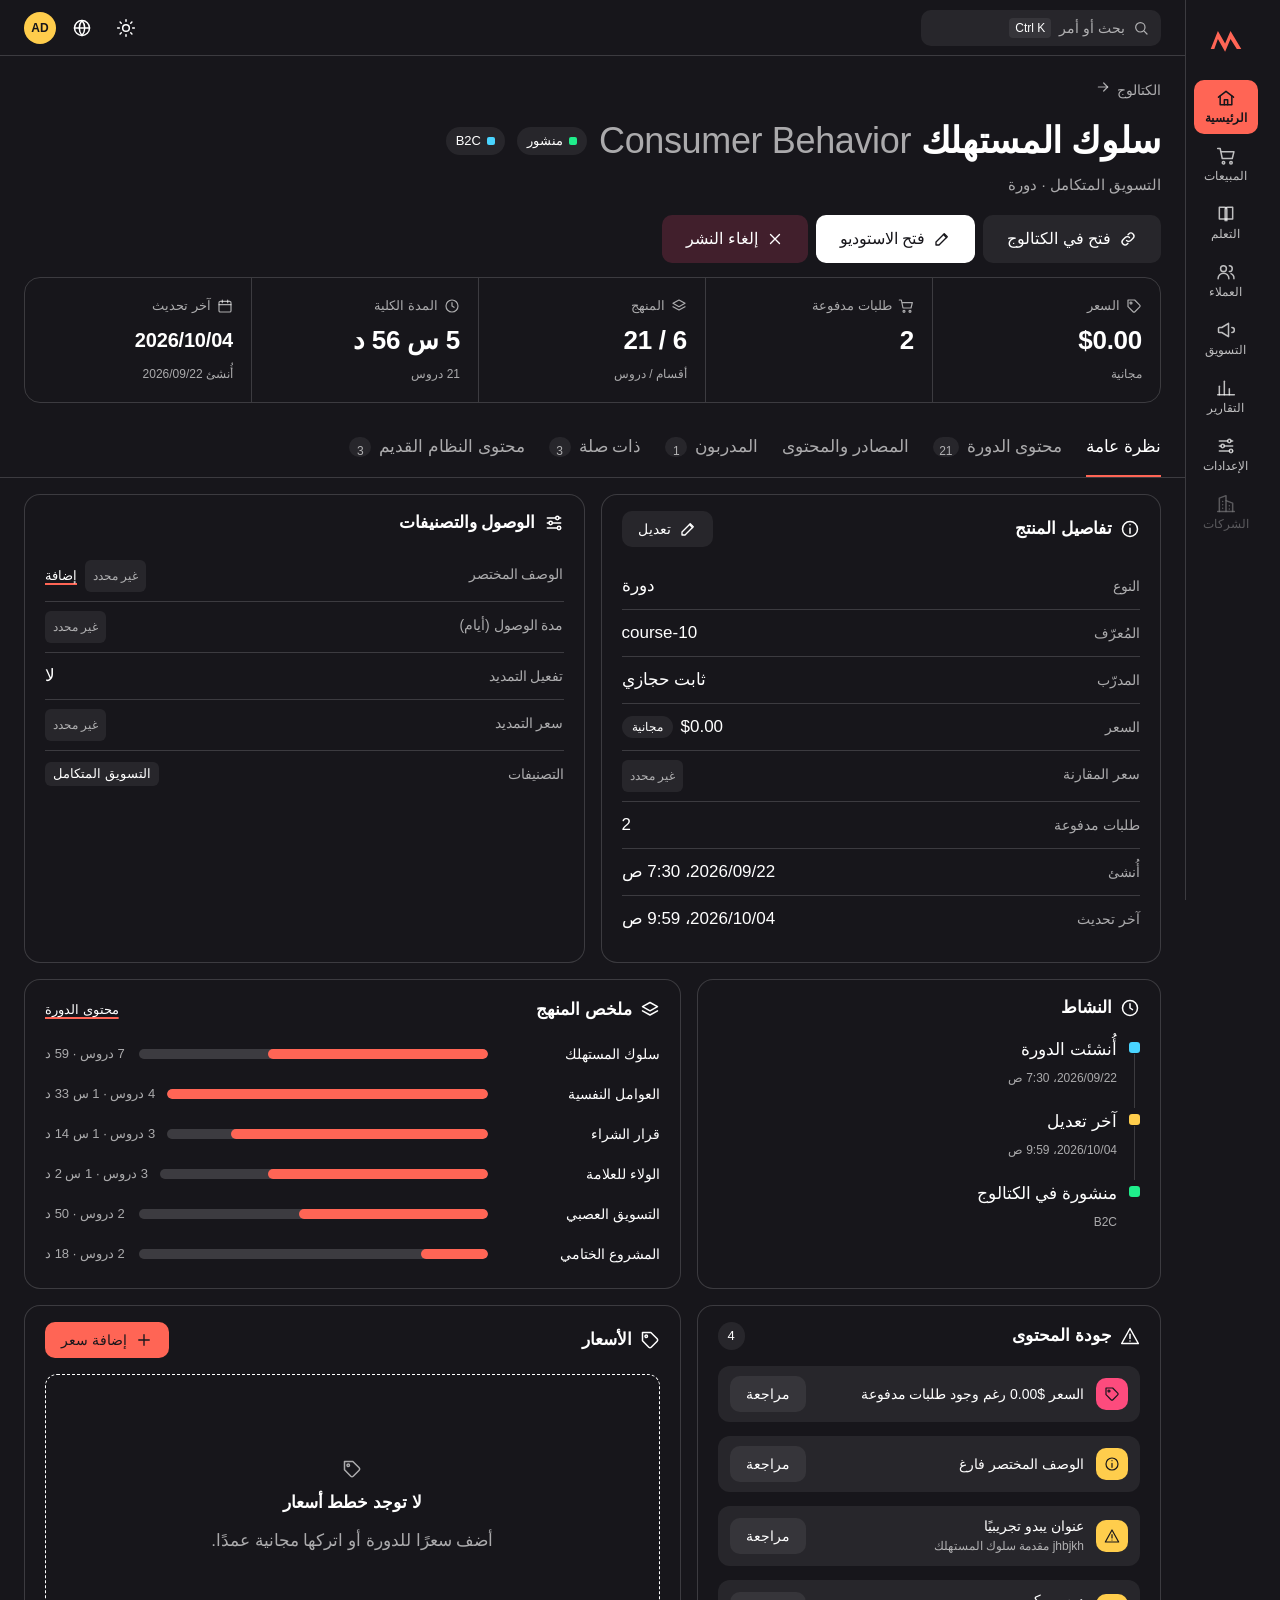
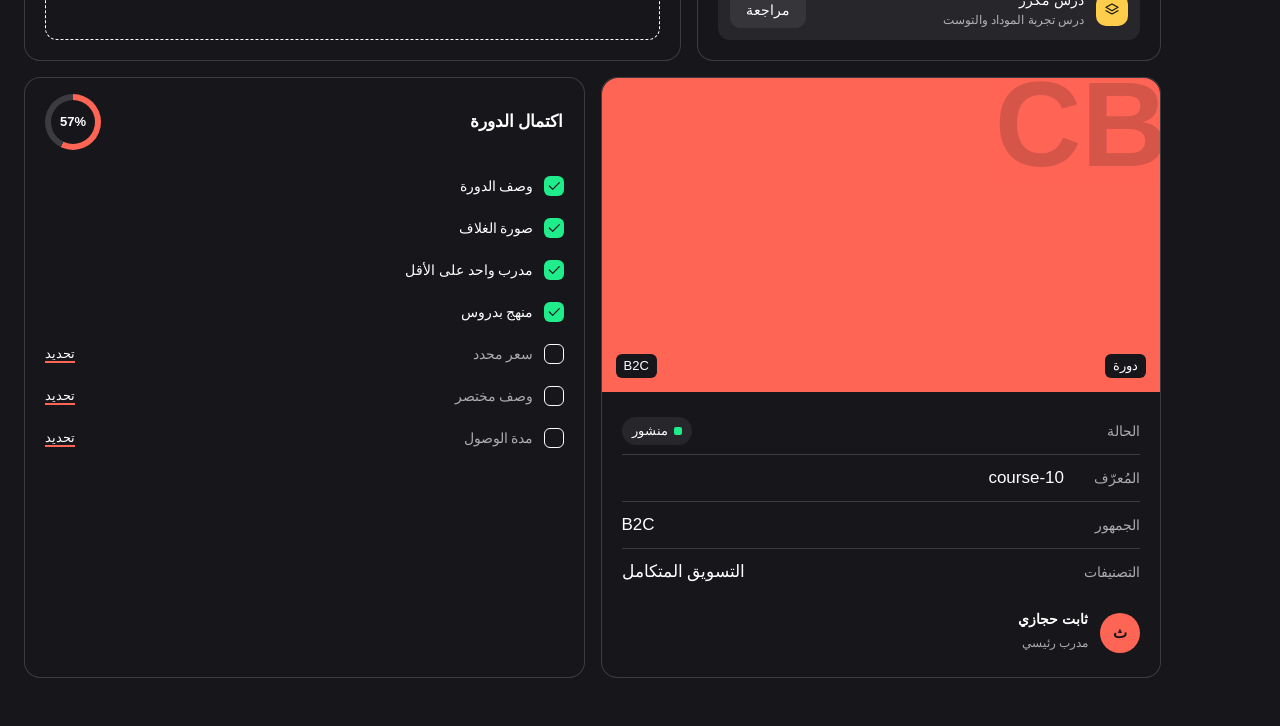
<file: course-details-demo/index.html>
<!doctype html>
<html lang="ar" dir="rtl" data-theme="dark">
<head>
  <meta charset="utf-8">
  <meta name="viewport" content="width=device-width, initial-scale=1">
  <title>Course details revamp</title>
  <!-- Mastery Academy design system. fonts.css is skipped: its bundled font files aren't in the repo, so the token font stacks fall back to system faces. -->
  <link rel="icon" href="data:,">
  <link rel="stylesheet" href="../design-system/tokens.css">
  <link rel="stylesheet" href="../design-system/components.css">
  <link rel="stylesheet" href="css/course.css">
</head>
<body class="ma-page">
  <a class="cd-skip" href="#cd-content" data-i18n="skip">Skip to content</a>
  <div class="cd-app">
    <nav class="cd-rail" id="cd-rail" aria-label="Domains"></nav>
    <div class="cd-main">
      <header class="cd-top" id="cd-top"></header>
      <main id="cd-content" tabindex="-1"></main>
    </div>
  </div>
  <div class="cd-toasts" id="cd-toasts" aria-live="polite"></div>
  <dialog class="cd-modal" id="cd-modal"></dialog>
  <script src="js/data.js"></script>
  <script src="js/app.js"></script>
</body>
</html>
</file>
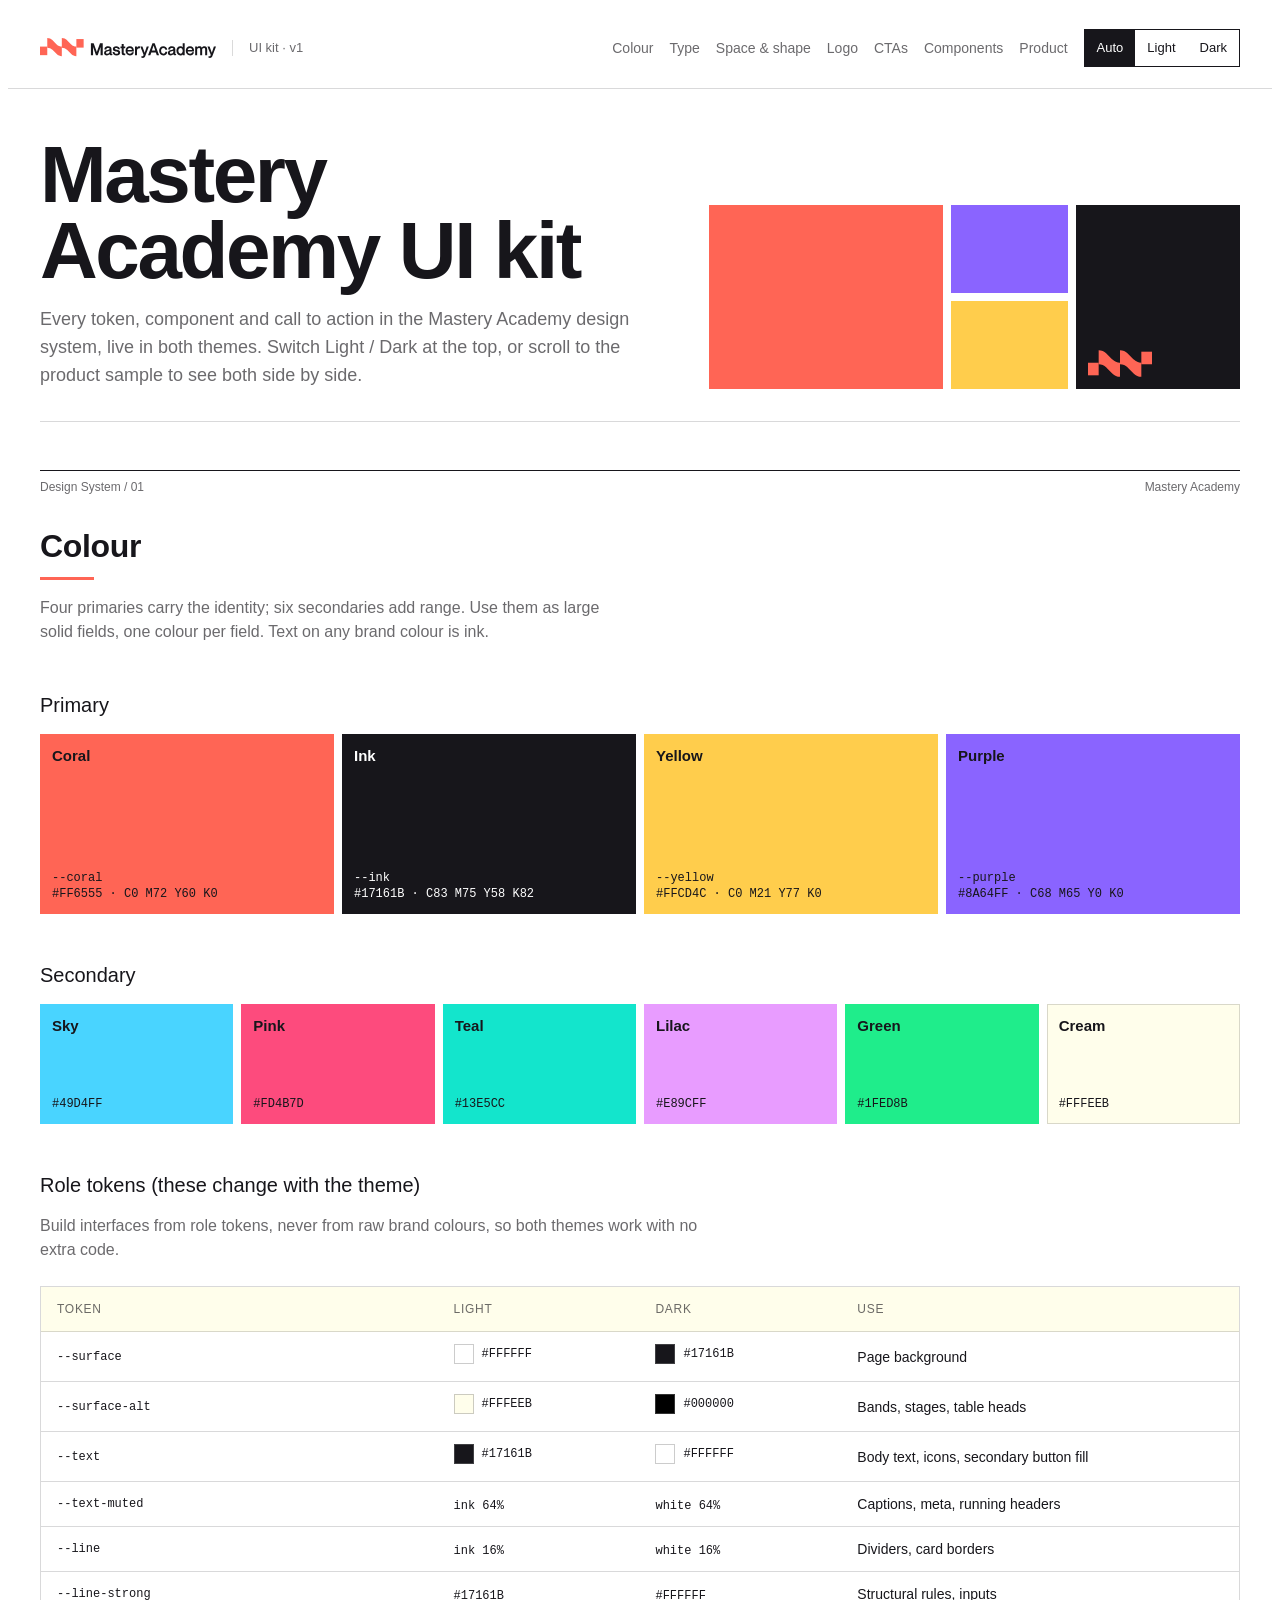
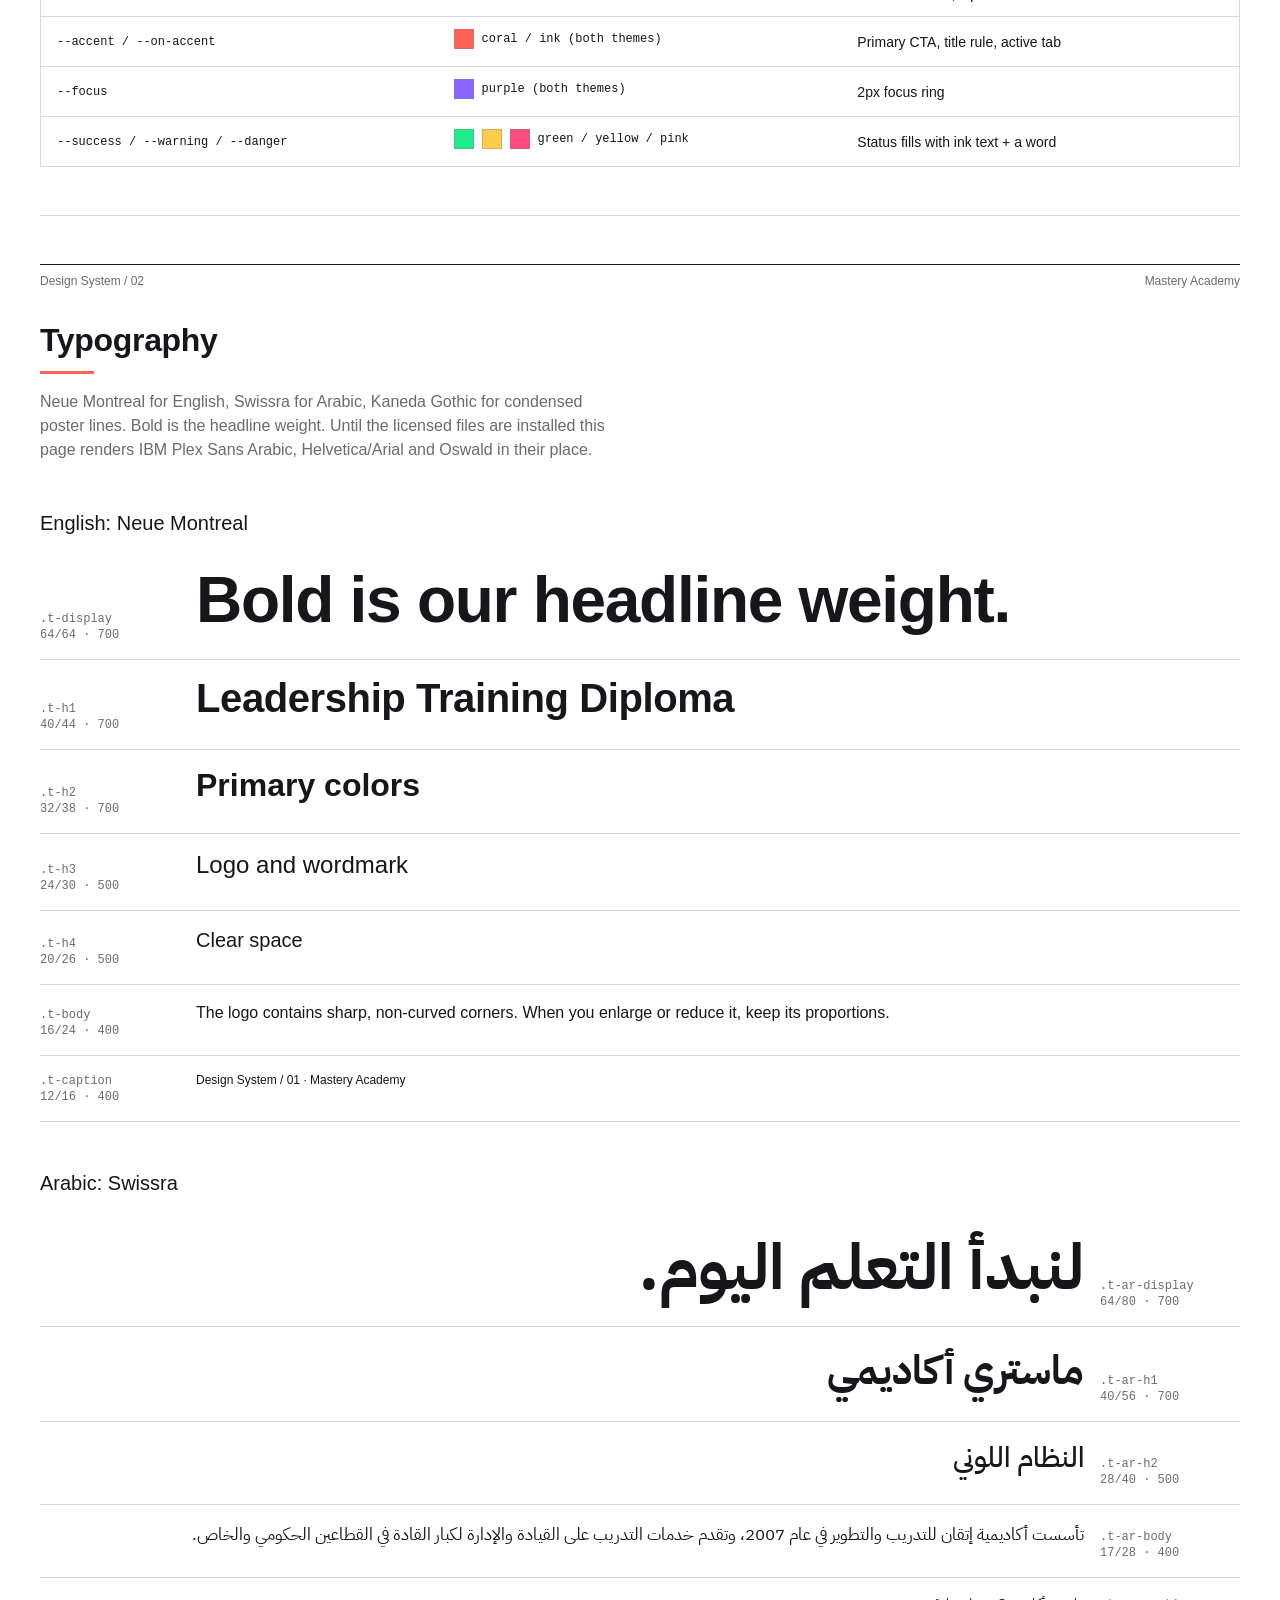
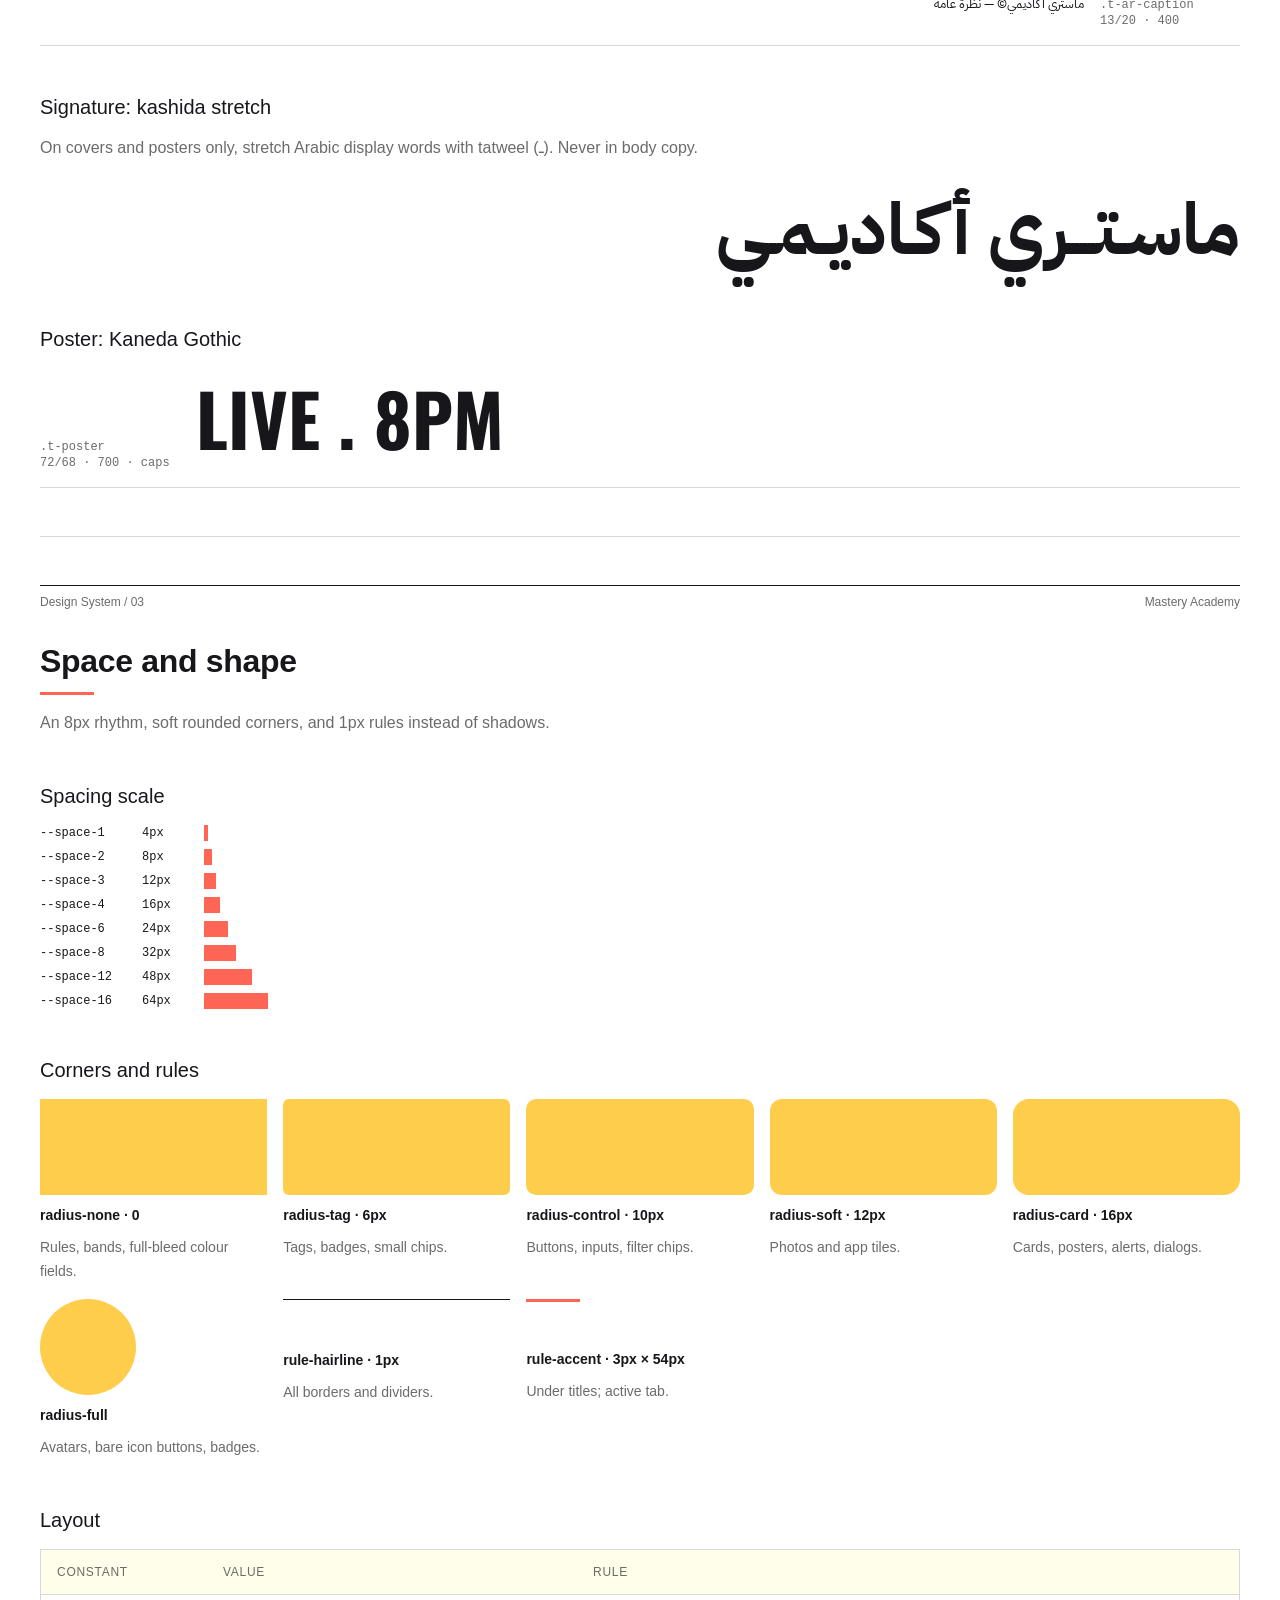
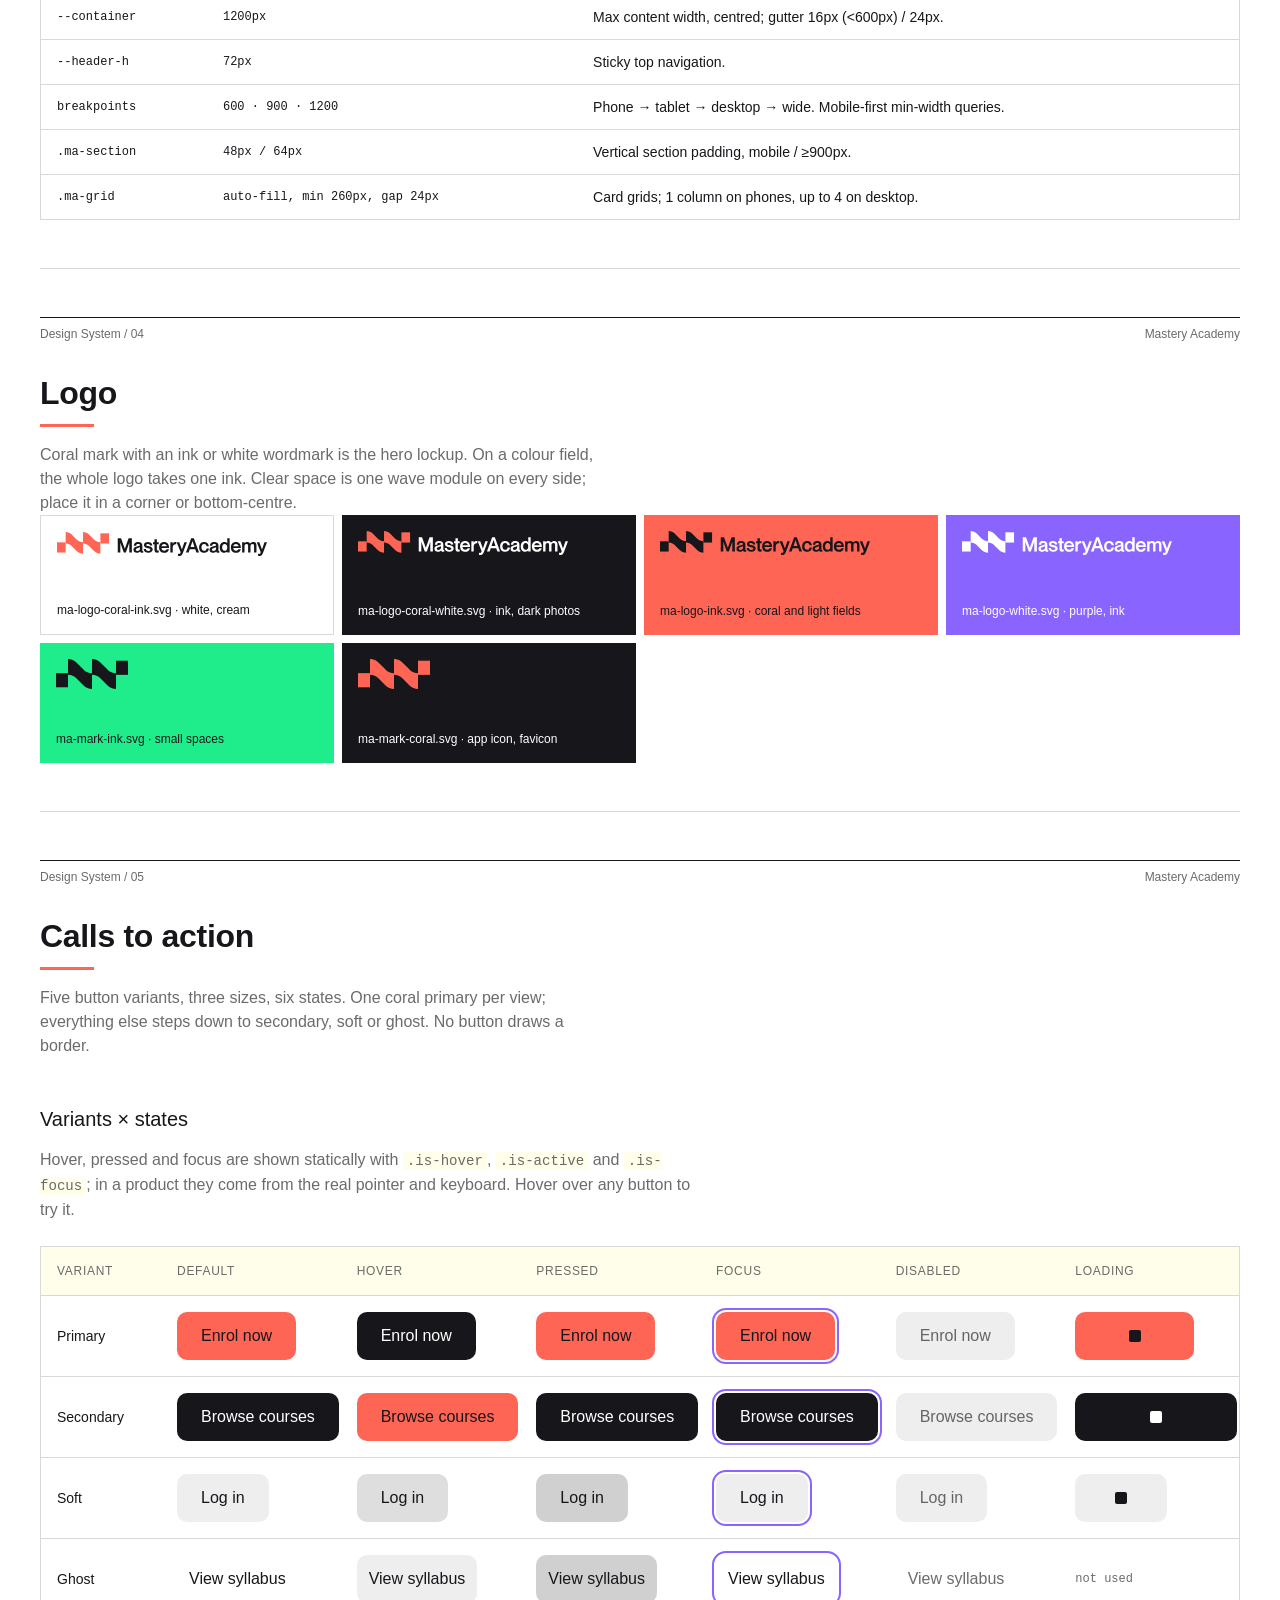
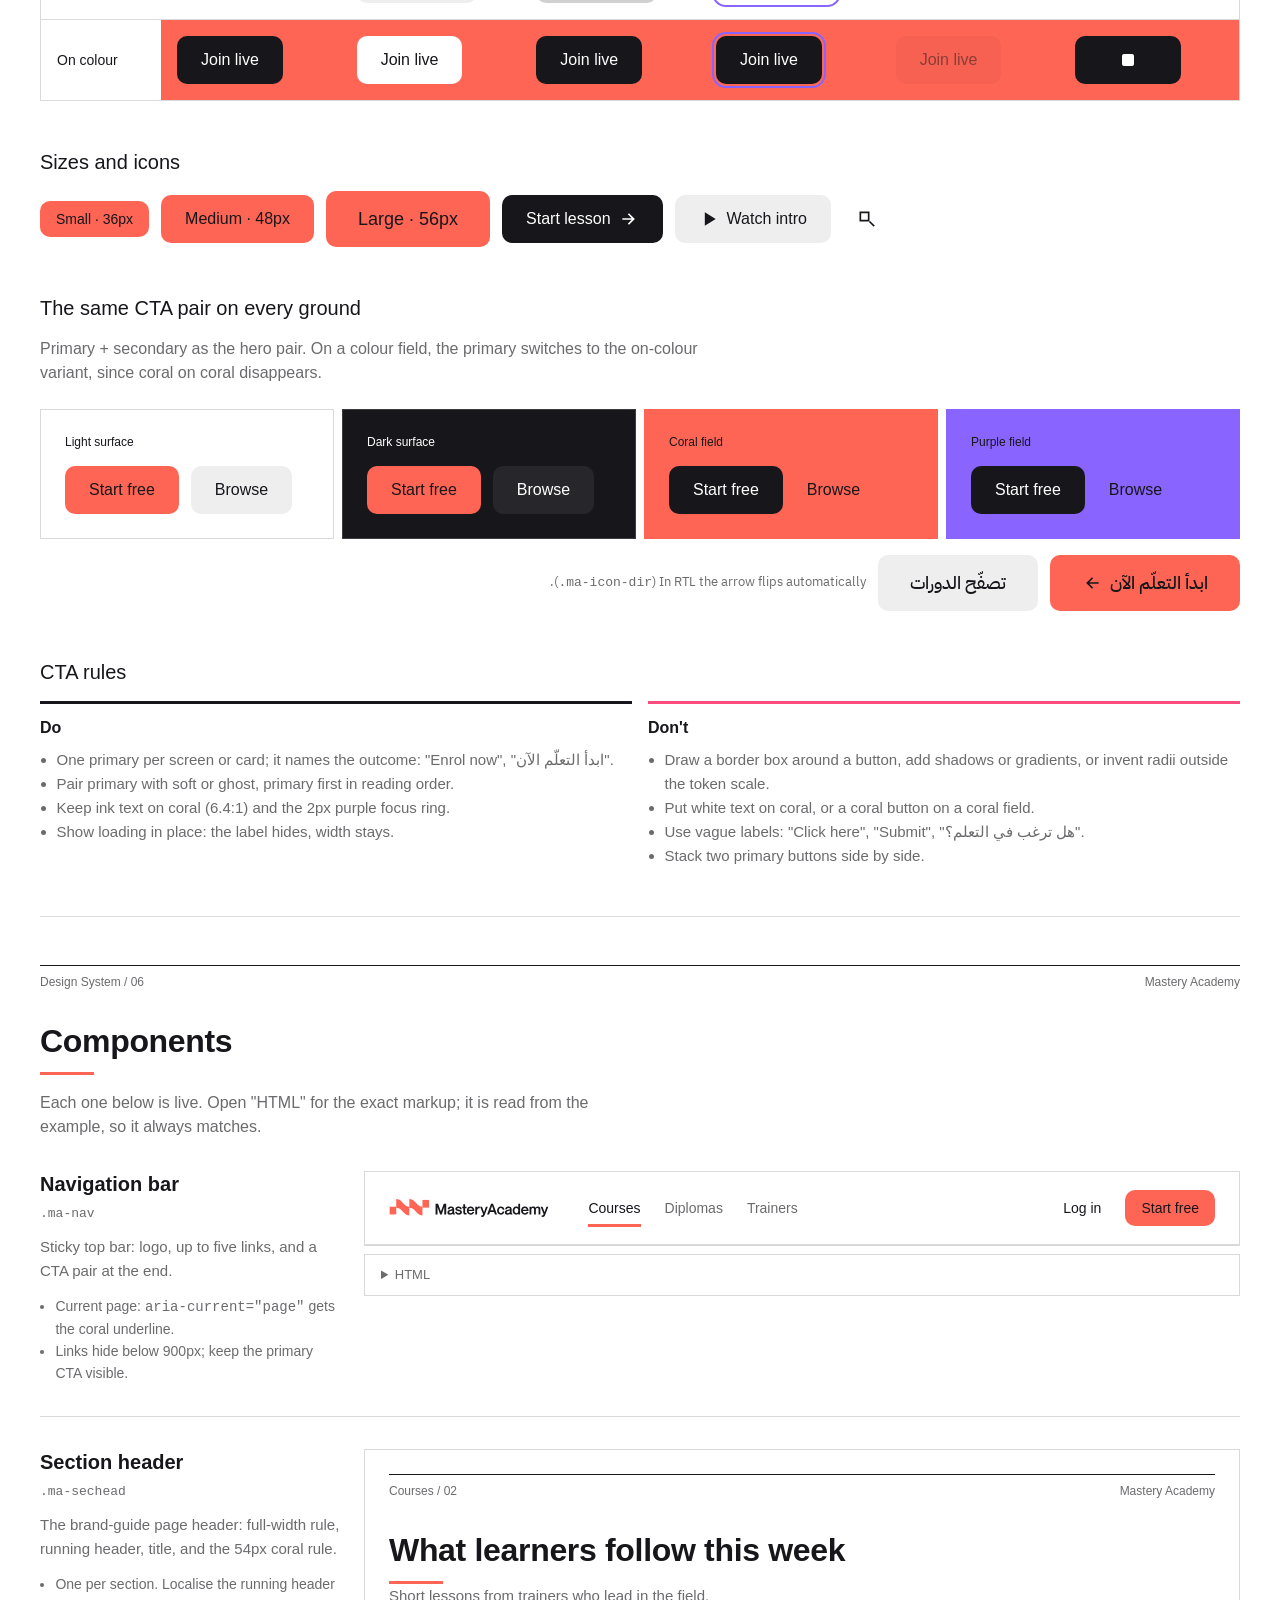
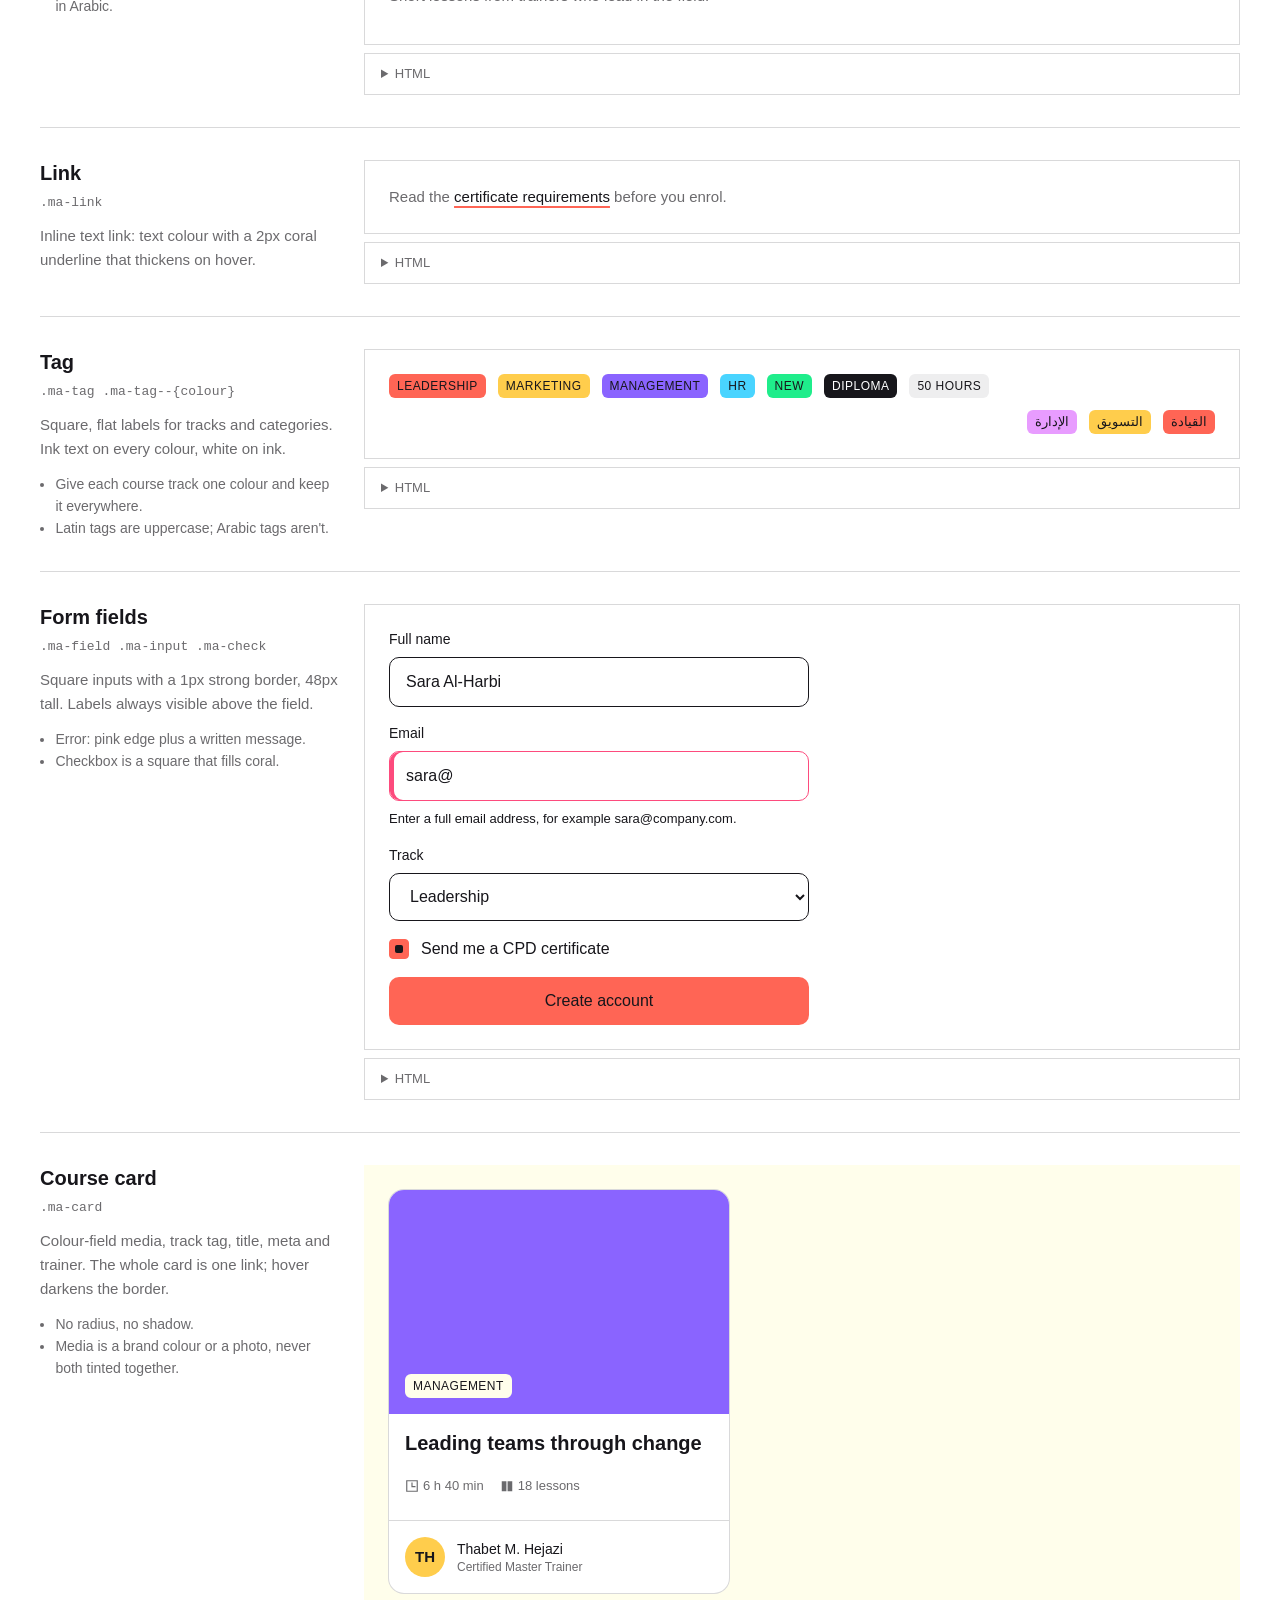
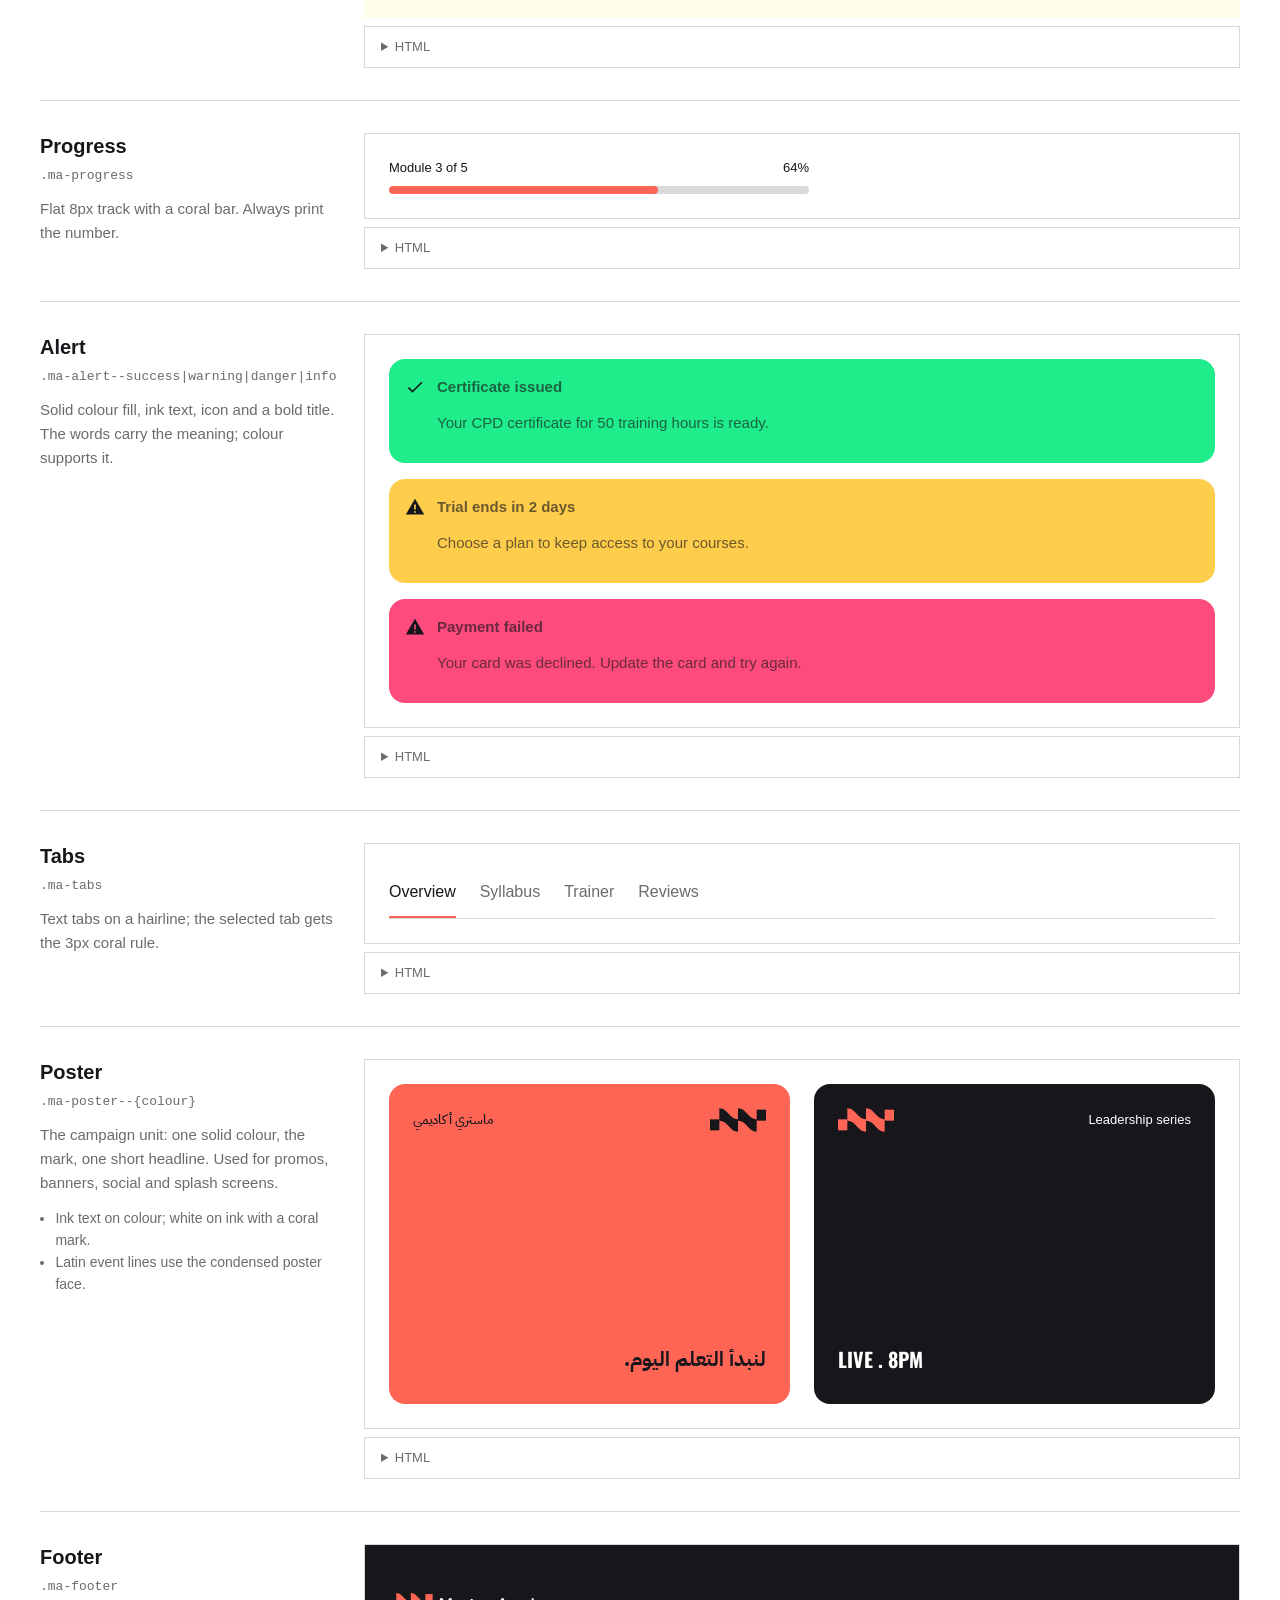
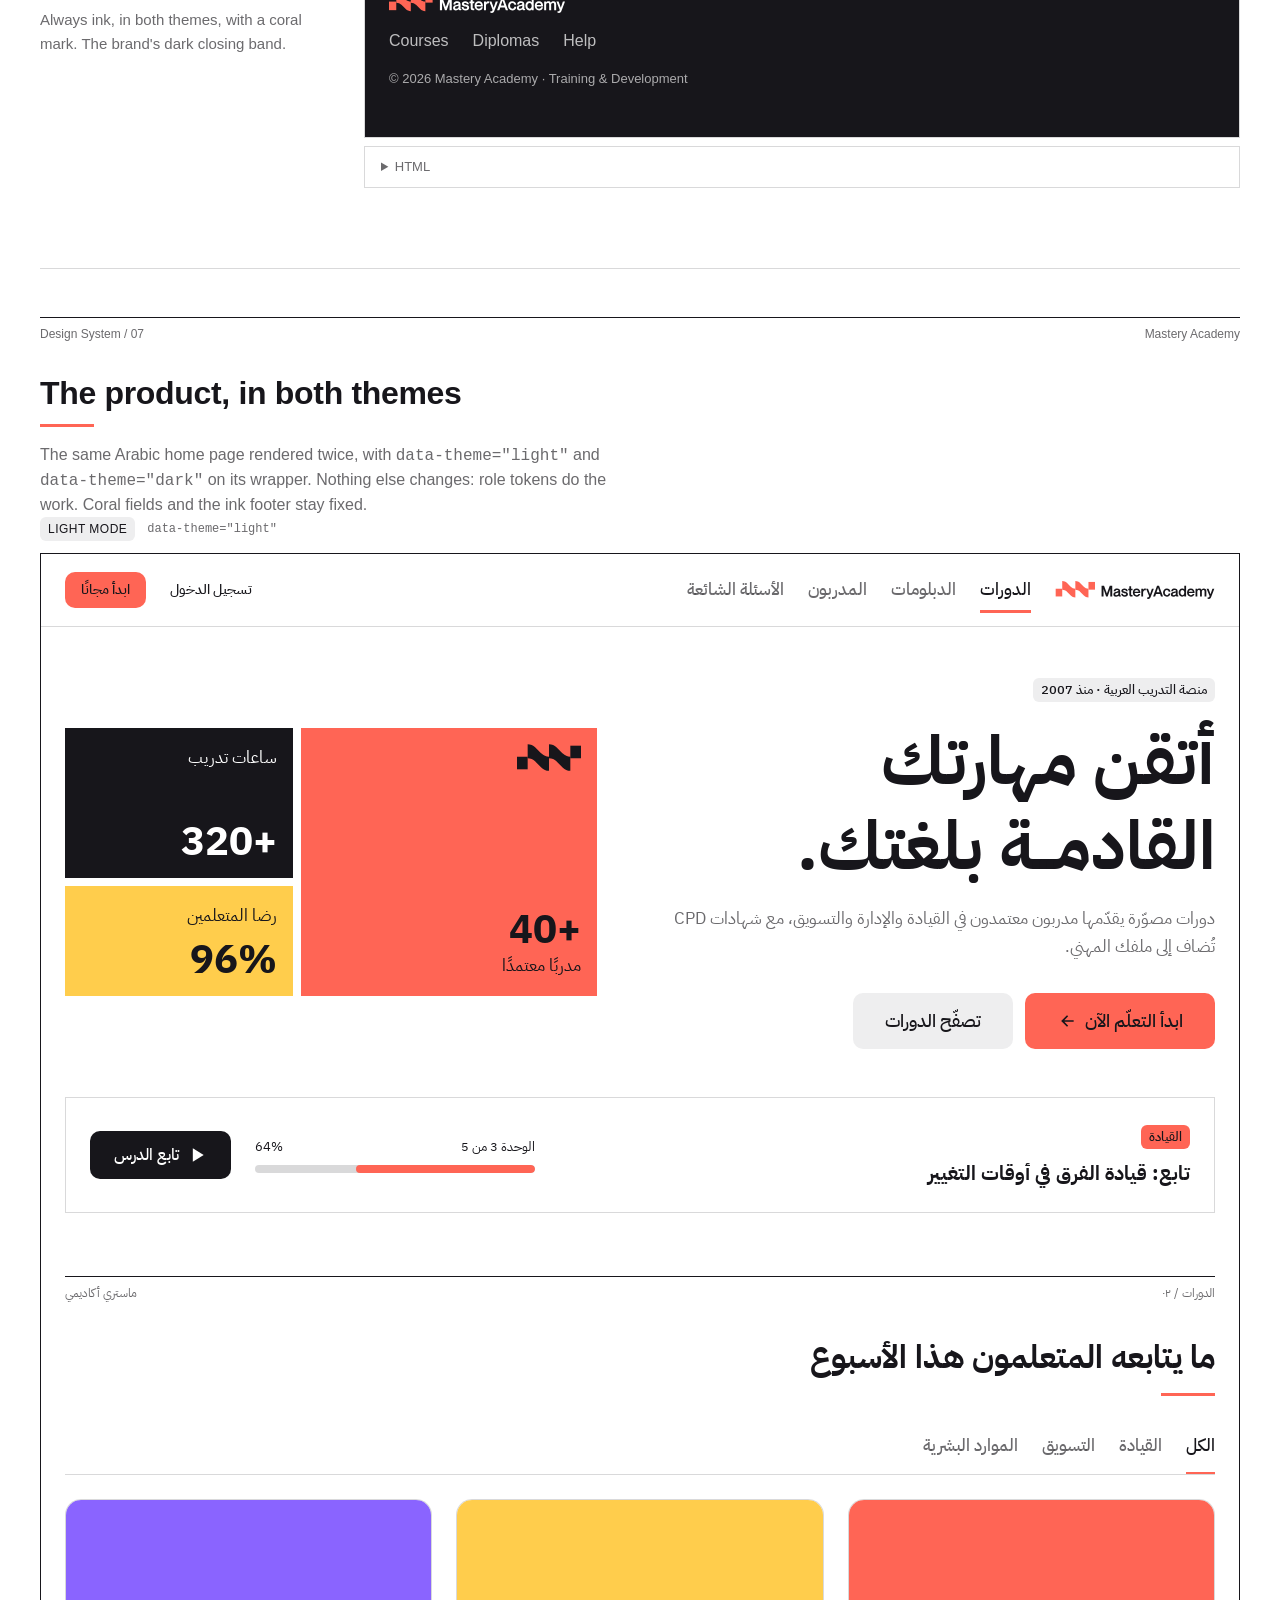
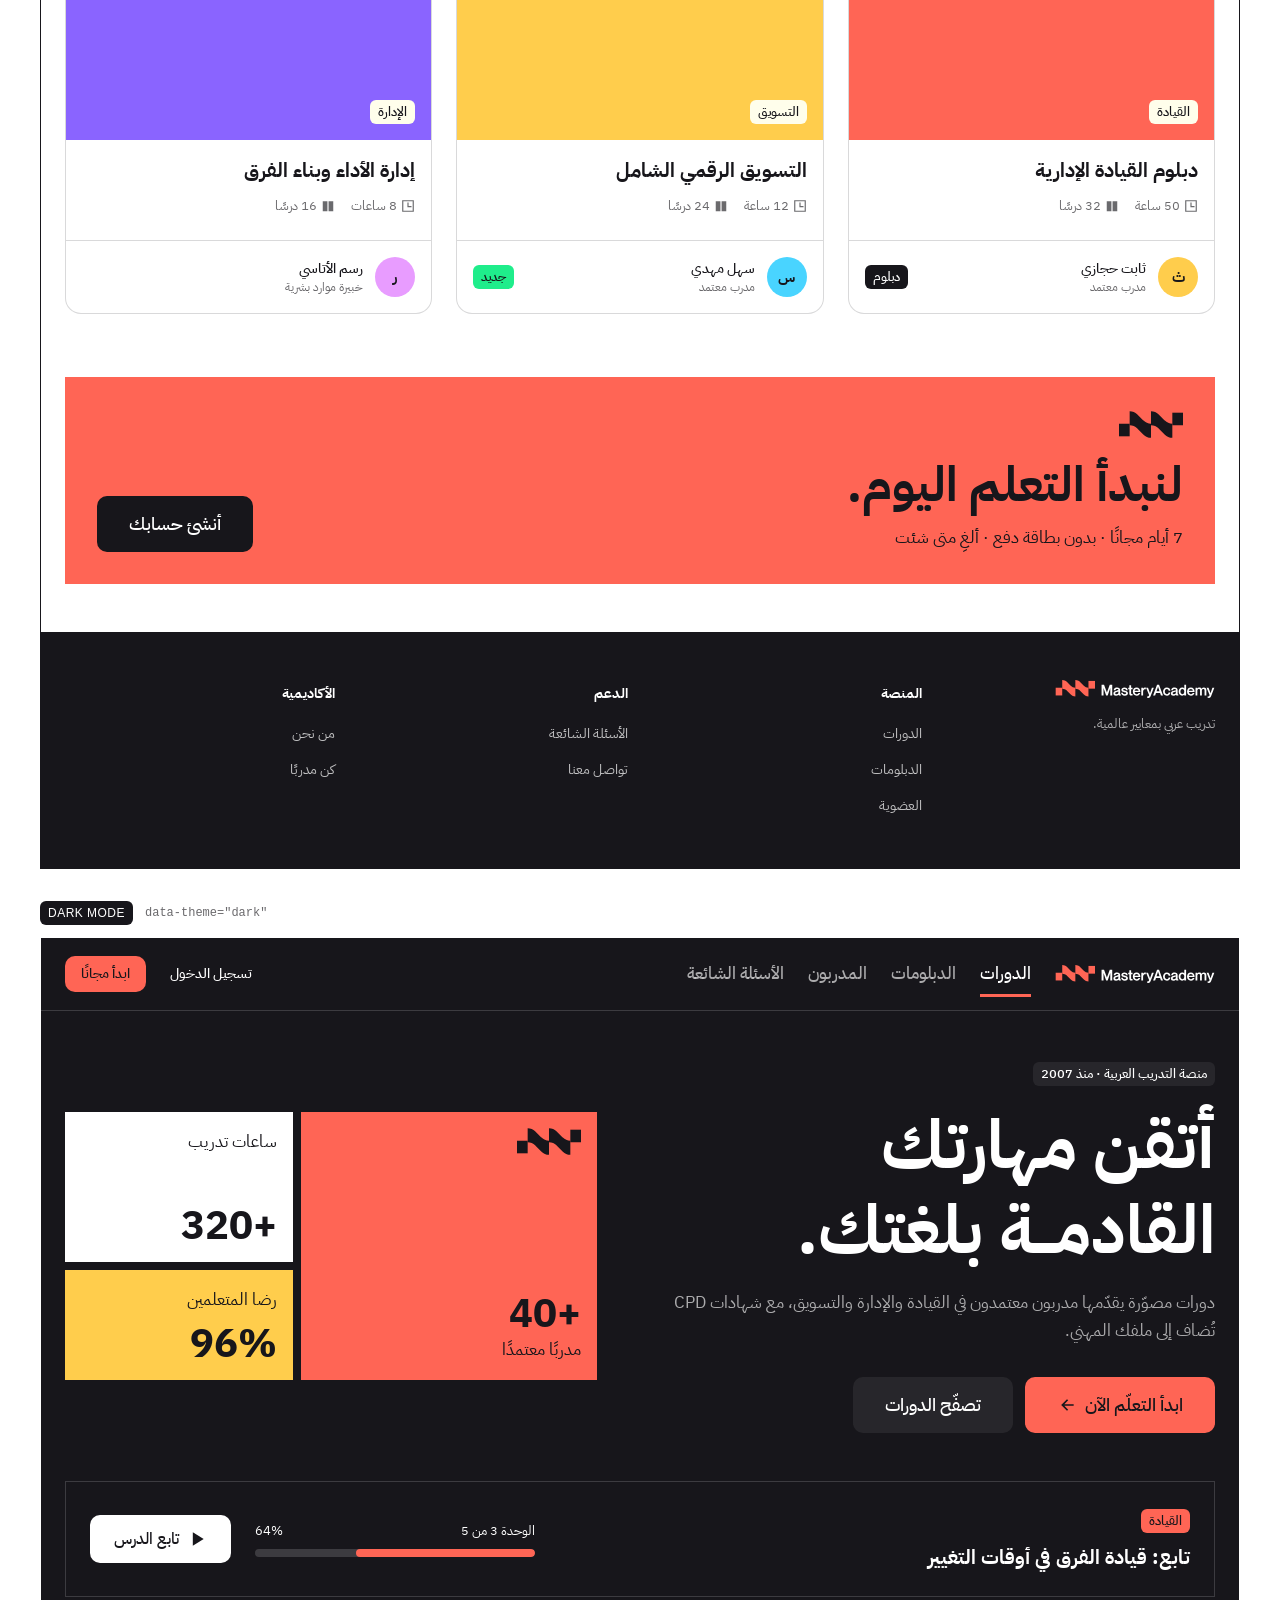
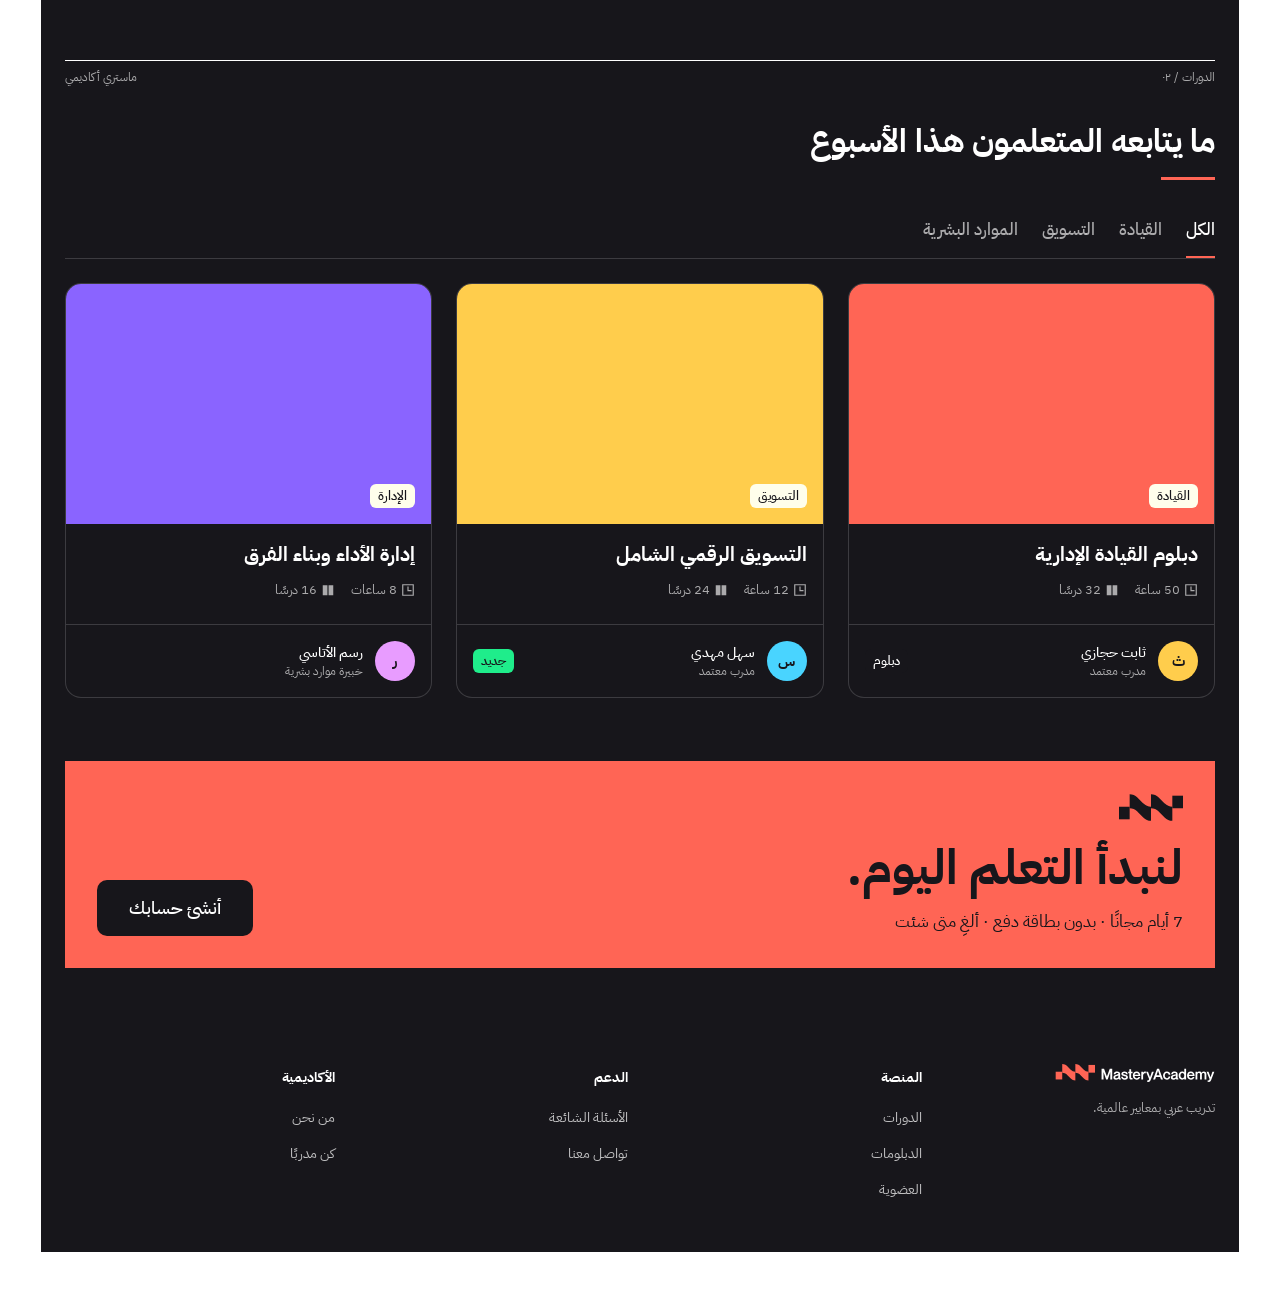
<file: design-system/demo.html>
<!doctype html>
<html lang="en">
<head>
<meta charset="utf-8">
<meta name="viewport" content="width=device-width, initial-scale=1">
</head>
<body>
<title>Mastery Academy UI Kit</title>
<link rel="preconnect" href="https://fonts.googleapis.com">
<link rel="preconnect" href="https://fonts.gstatic.com" crossorigin>
<link rel="stylesheet" href="https://fonts.googleapis.com/css2?family=IBM+Plex+Sans+Arabic:wght@300;400;500;600;700&family=Oswald:wght@600;700&display=swap">
<style>
/* Mastery Academy — design tokens (generated from tokens.json). Light is the default theme.
   Theme switch: set data-theme="light" | "dark" on <html> (or on any container to scope it).
   With no attribute, the OS preference decides. */

:root,
[data-theme="light"] {
  color-scheme: light;
  --coral: #ff6555;
  --ink: #17161b;
  --yellow: #ffcd4c;
  --purple: #8a64ff;
  --sky: #49d4ff;
  --pink: #fd4b7d;
  --teal: #13e5cc;
  --lilac: #e89cff;
  --green: #1fed8b;
  --cream: #fffeeb;
  --white: #ffffff;
  --black: #000000;
  --surface: #ffffff;
  --surface-alt: #fffeeb;
  --text: #17161b;
  --text-muted: rgba(23,22,27,0.64);
  --line: rgba(23,22,27,0.16);
  --line-strong: #17161b;
  --accent: var(--coral);
  --on-accent: var(--ink);
  --focus: var(--purple);
  --success: var(--green);
  --warning: var(--yellow);
  --danger: var(--pink);
}

@media (prefers-color-scheme: dark) {
  :root:not([data-theme="light"]) {
    color-scheme: dark;
    --surface: #17161b;
    --surface-alt: #000000;
    --text: #ffffff;
    --text-muted: rgba(255,255,255,0.64);
    --line: rgba(255,255,255,0.16);
    --line-strong: #ffffff;
  }
}

[data-theme="dark"] {
  color-scheme: dark;
  --surface: #17161b;
  --surface-alt: #000000;
  --text: #ffffff;
  --text-muted: rgba(255,255,255,0.64);
  --line: rgba(255,255,255,0.16);
  --line-strong: #ffffff;
}

:root {
  --space-1: 4px;
  --space-2: 8px;
  --space-3: 12px;
  --space-4: 16px;
  --space-6: 24px;
  --space-8: 32px;
  --space-12: 48px;
  --space-16: 64px;
  --radius-none: 0px;
  --radius-tag: 6px;
  --radius-control: 10px;
  --radius-soft: 12px;
  --radius-card: 16px;
  --radius-full: 9999px;
  --rule-hairline: 1px;
  --rule-accent: 3px;
  --font-sans: "Neue Montreal", "Helvetica Neue", Arial, sans-serif;
  --font-arabic: "Swissra", "IBM Plex Sans Arabic", "Helvetica Neue LT Arabic", Tahoma, sans-serif;
  --font-condensed: "Kaneda Gothic", "Arial Narrow", sans-serif-condensed, sans-serif;
  --font-raleway: "Raleway", "Helvetica Neue", Arial, sans-serif;
  --font-plex: "IBM Plex Sans Arabic", Tahoma, sans-serif;
  --font-serif: "Margaret", Georgia, serif;
}

/* Neutral soft fills (translucent text colour) for borderless buttons and tags on any background.
   Redeclared on every [data-theme] scope so a locally forced theme mixes its own --text. */
:root, [data-theme] {
  --fill-soft: color-mix(in srgb, var(--text) 7%, transparent);
  --fill-soft-hover: color-mix(in srgb, var(--text) 14%, transparent);
  --fill-soft-active: color-mix(in srgb, var(--text) 20%, transparent);
}

/* Type styles — one class per style. */
.t-display { font-family: var(--font-sans); font-size: 64px; line-height: 64px; font-weight: 700; letter-spacing: -0.02em; }
.t-h1 { font-family: var(--font-sans); font-size: 40px; line-height: 44px; font-weight: 700; letter-spacing: -0.01em; }
.t-h2 { font-family: var(--font-sans); font-size: 32px; line-height: 38px; font-weight: 700; }
.t-h3 { font-family: var(--font-sans); font-size: 24px; line-height: 30px; font-weight: 500; }
.t-h4 { font-family: var(--font-sans); font-size: 20px; line-height: 26px; font-weight: 500; }
.t-body { font-family: var(--font-sans); font-size: 16px; line-height: 24px; font-weight: 400; }
.t-caption { font-family: var(--font-sans); font-size: 12px; line-height: 16px; font-weight: 400; }
.t-ar-display { font-family: var(--font-arabic); font-size: 64px; line-height: 80px; font-weight: 700; }
.t-ar-h1 { font-family: var(--font-arabic); font-size: 40px; line-height: 56px; font-weight: 700; }
.t-ar-h2 { font-family: var(--font-arabic); font-size: 28px; line-height: 40px; font-weight: 500; }
.t-ar-body { font-family: var(--font-arabic); font-size: 17px; line-height: 28px; font-weight: 400; }
.t-ar-caption { font-family: var(--font-arabic); font-size: 13px; line-height: 20px; font-weight: 400; }
.t-poster { font-family: var(--font-condensed); font-size: 72px; line-height: 68px; font-weight: 700; }
.t-poster { text-transform: uppercase; }
/* Preview stand-ins while the licensed faces are not installed: Oswald for Kaneda Gothic. */
:root { --font-condensed: "Kaneda Gothic", "Oswald", "Arial Narrow", sans-serif; }
/* Mastery Academy — component styles.
   Requires tokens.css (and fonts.css). Framework-agnostic: plain class names, BEM-style modifiers.
   Rules baked in: soft rounded corners (radius-control / radius-card / radius-tag), borderless buttons,
   flat fills, 1px rules, no shadows,
   logical properties so every component works in RTL (Arabic) and LTR (English). */

/* ---------- Base ---------- */
:root {
  --container: 1200px;
  --header-h: 72px;
  --ease: cubic-bezier(.2, .7, .2, 1);
  --dur: .15s;
}
.ma-page {
  margin: 0;
  background: var(--surface);
  color: var(--text);
  font-family: var(--font-sans);
  font-size: 16px;
  line-height: 24px;
  -webkit-font-smoothing: antialiased;
}
.ma-page[dir="rtl"], [dir="rtl"] .ma-page, .ma-ar { font-family: var(--font-arabic); font-size: 17px; line-height: 28px; }
.is-focus, :focus-visible { outline: 2px solid var(--focus); outline-offset: 2px; }
@media (prefers-reduced-motion: reduce) { * { transition: none !important; animation: none !important; } }

/* ---------- Layout ---------- */
.ma-container { max-width: var(--container); margin-inline: auto; padding-inline: var(--space-4); box-sizing: content-box; }
@media (min-width: 600px) { .ma-container { padding-inline: var(--space-6); } }
/* Viewport-aware rhythm: sections tighten on short screens so each one fits a single viewport. */
.ma-section { padding-block: clamp(var(--space-8), 6svh, var(--space-12)); }
@media (min-width: 900px) { .ma-section { padding-block: clamp(var(--space-12), 7svh, var(--space-16)); } }
.ma-band { background: var(--surface-alt); }
.ma-stack { display: flex; flex-direction: column; gap: var(--space-4); }
.ma-cluster { display: flex; flex-wrap: wrap; align-items: center; gap: var(--space-3); }
.ma-grid { display: grid; gap: var(--space-6); grid-template-columns: repeat(auto-fit, minmax(min(100%, 260px), 1fr)); }
.ma-rule { border: 0; border-block-start: 1px solid var(--line); margin: 0; }

/* ---------- Navbar ---------- */
.ma-nav { position: sticky; top: env(safe-area-inset-top, 0px); z-index: 50; background: var(--surface); border-block-end: 1px solid var(--line); }
.ma-nav__inner { display: flex; align-items: center; gap: var(--space-6); min-height: var(--header-h); }
.ma-nav__links { display: flex; gap: var(--space-6); margin: 0; padding: 0; list-style: none; }
.ma-nav__links a { color: var(--text-muted); text-decoration: none; font-weight: 500; padding-block: var(--space-2); border-block-end: 3px solid transparent; }
.ma-nav__links a:hover, .ma-nav__links a[aria-current="page"] { color: var(--text); border-block-end-color: var(--accent); }
.ma-nav__actions { display: flex; gap: var(--space-3); margin-inline-start: auto; }
@media (max-width: 899px) { .ma-nav__links { display: none; } }
@media (max-width: 599px) { .ma-nav__actions .ma-btn--ghost { display: none; } .ma-nav__inner { gap: var(--space-3); } }

/* ---------- Button (CTA) ---------- */
.ma-btn {
  display: inline-flex; align-items: center; justify-content: center; gap: var(--space-2);
  padding: var(--space-3) var(--space-6); min-height: 48px; box-sizing: border-box;
  border: 0; border-radius: var(--radius-control);
  font: inherit; font-weight: 500; font-size: 16px; line-height: 24px; white-space: nowrap;
  text-decoration: none; cursor: pointer;
  transition: background-color var(--dur) var(--ease), color var(--dur) var(--ease);
}
.ma-btn svg { width: 20px; height: 20px; fill: currentColor; flex: none; }
[dir="rtl"] .ma-btn .ma-icon-dir { transform: scaleX(-1); }
.ma-btn--sm { min-height: 36px; padding: var(--space-2) var(--space-4); font-size: 14px; line-height: 20px; }
.ma-btn--lg { min-height: 56px; padding: var(--space-4) var(--space-8); font-size: 18px; }
.ma-btn--block { display: flex; width: 100%; }
.ma-btn--icon { padding: 0; width: 48px; }

/* Primary — the one coral action per view */
.ma-btn--primary { background: var(--accent); color: var(--on-accent); }
.ma-btn--primary:hover, .ma-btn--primary.is-hover { background: var(--text); color: var(--surface); }
.ma-btn--primary:active, .ma-btn--primary.is-active { background: var(--accent); color: var(--on-accent); }

/* Secondary — solid ink (light) / white (dark) */
.ma-btn--secondary { background: var(--text); color: var(--surface); }
.ma-btn--secondary:hover, .ma-btn--secondary.is-hover { background: var(--accent); color: var(--on-accent); }
.ma-btn--secondary:active, .ma-btn--secondary.is-active { background: var(--text); color: var(--surface); }

/* Soft — neutral translucent fill, no border (replaces the old 1px outline button).
   Hover only deepens the fill; the text colour never changes, so counts, prices and muted parts
   inside the button stay readable, and there is no light-on-light frame mid-transition. */
.ma-btn--soft { background: var(--fill-soft); color: var(--text); }
.ma-btn--soft:hover, .ma-btn--soft.is-hover { background: var(--fill-soft-hover); }
.ma-btn--soft:active, .ma-btn--soft.is-active { background: var(--fill-soft-active); }

/* Ghost — text-weight action; a soft fill appears on hover */
.ma-btn--ghost { background: transparent; color: var(--text); padding-inline: var(--space-3); }
.ma-btn--ghost:hover, .ma-btn--ghost.is-hover { background: var(--fill-soft); }

/* Bare — icon tools (search, cart, wishlist, theme, menu): just the icon, a circular soft fill on hover */
.ma-btn--bare { background: transparent; color: var(--text); border-radius: var(--radius-full); }
.ma-btn--bare:hover, .ma-btn--bare.is-hover { background: var(--fill-soft); }
.ma-btn--bare:active, .ma-btn--bare.is-active { background: var(--fill-soft-active); }

/* On-colour — for CTAs placed on a brand colour field (poster, band). Always ink. */
.ma-btn--on-color { background: var(--ink); color: var(--white); }
.ma-btn--on-color:hover, .ma-btn--on-color.is-hover { background: var(--white); color: var(--ink); }

/* States — .is-hover / .is-active / .is-focus mirror the pseudo-classes for documentation only. */
.ma-btn--ghost:active, .ma-btn--ghost.is-active { background: var(--fill-soft-active); }
.ma-btn--on-color:active, .ma-btn--on-color.is-active { background: var(--ink); color: var(--white); }
.ma-btn:disabled, .ma-btn[aria-disabled="true"] { background: var(--fill-soft); color: var(--text-muted); cursor: not-allowed; }
.ma-btn--bare:disabled, .ma-btn--bare[aria-disabled="true"], .ma-btn--ghost:disabled, .ma-btn--ghost[aria-disabled="true"] { background: transparent; }
.ma-btn.is-loading { position: relative; color: transparent !important; pointer-events: none; }
.ma-btn.is-loading::after {
  content: ""; position: absolute; inset: 50% auto auto 50%; width: 12px; height: 12px; margin: -6px 0 0 -6px;
  border-radius: 2px; background: var(--on-accent); animation: ma-spin .8s linear infinite;
}
.ma-btn--secondary.is-loading::after { background: var(--surface); }
.ma-btn--soft.is-loading::after, .ma-btn--ghost.is-loading::after, .ma-btn--bare.is-loading::after { background: var(--text); }
.ma-btn--on-color.is-loading::after { background: var(--white); }
@keyframes ma-spin { to { transform: rotate(360deg); } }

/* ---------- Link ---------- */
.ma-link { color: var(--text); text-decoration: underline; text-decoration-color: var(--accent); text-decoration-thickness: 2px; text-underline-offset: 4px; font-weight: 500; }
.ma-link:hover { text-decoration-thickness: 4px; }

/* ---------- Tag ---------- */
.ma-tag { display: inline-flex; align-items: center; gap: var(--space-1); padding: var(--space-1) var(--space-2); font-size: 12px; line-height: 16px; font-weight: 500; letter-spacing: .04em; text-transform: uppercase; color: var(--ink); background: var(--surface-alt); border-radius: var(--radius-tag); }
[dir="rtl"] .ma-tag { letter-spacing: 0; text-transform: none; font-size: 13px; }
.ma-tag--soft { background: var(--fill-soft); color: var(--text); }
.ma-tag--coral { background: var(--coral); } .ma-tag--yellow { background: var(--yellow); } .ma-tag--purple { background: var(--purple); }
.ma-tag--sky { background: var(--sky); } .ma-tag--pink { background: var(--pink); } .ma-tag--teal { background: var(--teal); }
.ma-tag--lilac { background: var(--lilac); } .ma-tag--green { background: var(--green); } .ma-tag--cream { background: var(--cream); }
.ma-tag--ink { background: var(--ink); color: var(--white); }

/* ---------- Form fields ---------- */
.ma-field { display: flex; flex-direction: column; gap: var(--space-2); }
.ma-label { font-weight: 500; font-size: 14px; line-height: 20px; }
.ma-input, .ma-select {
  min-height: 48px; box-sizing: border-box; width: 100%;
  padding: var(--space-3) var(--space-4); border: 1px solid var(--line-strong); border-radius: var(--radius-control);
  background: var(--surface); color: var(--text); font: inherit;
}
.ma-input::placeholder { color: var(--text-muted); }
.ma-input:focus-visible, .ma-select:focus-visible { outline: 2px solid var(--focus); outline-offset: 0; }
.ma-help { font-size: 13px; line-height: 20px; color: var(--text-muted); }
.ma-field.is-error .ma-input { border-color: var(--danger); box-shadow: inset 4px 0 0 var(--danger); }
.ma-field.is-error .ma-help { color: var(--text); }
.ma-check { display: inline-flex; align-items: center; gap: var(--space-3); cursor: pointer; }
.ma-check input { appearance: none; width: 20px; height: 20px; margin: 0; border: 1px solid var(--line-strong); border-radius: 4px; background: var(--surface); display: grid; place-content: center; }
.ma-check input:checked { background: var(--accent); border-color: var(--accent); }
.ma-check input:checked::after { content: ""; width: 8px; height: 8px; border-radius: 2px; background: var(--ink); }

/* ---------- Section header ---------- */
.ma-sechead__run { display: flex; justify-content: space-between; gap: var(--space-4); padding-block-start: var(--space-2); border-block-start: 1px solid var(--line-strong); font-size: 12px; line-height: 16px; color: var(--text-muted); }
.ma-sechead__title { margin: var(--space-8) 0 0; font-size: 32px; line-height: 38px; font-weight: 700; letter-spacing: -.01em; text-wrap: balance; }
[dir="rtl"] .ma-sechead__title { line-height: 48px; letter-spacing: 0; }
.ma-sechead__title::after { content: ""; display: block; width: 54px; height: var(--rule-accent); margin-block-start: var(--space-3); background: var(--accent); }
.ma-sechead__lead { margin: var(--space-4) 0 0; max-width: 36em; color: var(--text-muted); }

/* ---------- Poster (colour field) ---------- */
.ma-poster { display: flex; flex-direction: column; justify-content: space-between; gap: var(--space-6); min-height: 320px; padding: var(--space-6); box-sizing: border-box; border-radius: var(--radius-card); color: var(--ink); }
.ma-poster--coral { background: var(--coral); } .ma-poster--yellow { background: var(--yellow); } .ma-poster--purple { background: var(--purple); }
.ma-poster--sky { background: var(--sky); } .ma-poster--pink { background: var(--pink); } .ma-poster--teal { background: var(--teal); }
.ma-poster--lilac { background: var(--lilac); } .ma-poster--green { background: var(--green); } .ma-poster--cream { background: var(--cream); }
.ma-poster--ink { background: var(--ink); color: var(--white); --logo-mark: var(--coral); }
.ma-poster__top { display: flex; align-items: center; justify-content: space-between; gap: var(--space-4); font-size: 13px; line-height: 20px; font-weight: 500; }
.ma-poster__title { margin: 0; font-size: clamp(36px, 6vw, 56px); line-height: 1.2; font-weight: 700; text-wrap: balance; }
.ma-poster__title--latin { font-family: var(--font-condensed); text-transform: uppercase; line-height: .95; }

/* ---------- Course card ---------- */
.ma-card { display: flex; flex-direction: column; overflow: hidden; background: var(--surface); color: var(--text); border: 1px solid var(--line); border-radius: var(--radius-card); text-decoration: none; transition: border-color var(--dur) var(--ease); }
.ma-card:hover { border-color: var(--line-strong); }
.ma-card__media { aspect-ratio: 16 / 10; max-width: 100%; display: flex; align-items: flex-end; padding: var(--space-4); color: var(--ink); }
.ma-card__body { display: flex; flex-direction: column; gap: var(--space-3); padding: var(--space-4) var(--space-4) var(--space-6); flex: 1; }
.ma-card__title { margin: 0; font-size: 20px; line-height: 28px; font-weight: 700; }
.ma-card__meta { display: flex; flex-wrap: wrap; gap: var(--space-4); font-size: 13px; line-height: 20px; color: var(--text-muted); font-variant-numeric: tabular-nums; }
.ma-card__meta span { display: inline-flex; align-items: center; gap: var(--space-1); }
.ma-card__meta svg { width: 14px; height: 14px; fill: currentColor; }
.ma-card__foot { display: flex; align-items: center; justify-content: space-between; gap: var(--space-3); padding: var(--space-4); border-block-start: 1px solid var(--line); margin-block-start: auto; }

/* ---------- Avatar ---------- */
.ma-avatar { display: inline-grid; place-content: center; width: 40px; height: 40px; border-radius: var(--radius-full); background: var(--yellow); color: var(--ink); font-weight: 700; font-size: 15px; flex: none; }
.ma-person { display: flex; align-items: center; gap: var(--space-3); }
.ma-person__name { font-weight: 500; font-size: 14px; line-height: 20px; }
.ma-person__role { font-size: 12px; line-height: 16px; color: var(--text-muted); }

/* ---------- Progress ---------- */
.ma-progress { display: flex; flex-direction: column; gap: var(--space-2); }
.ma-progress__row { display: flex; justify-content: space-between; font-size: 13px; line-height: 20px; font-variant-numeric: tabular-nums; }
.ma-progress__track { height: 8px; overflow: hidden; border-radius: var(--radius-full); background: var(--line); }
.ma-progress__bar { height: 100%; border-radius: var(--radius-full); background: var(--accent); }

/* ---------- Alert ---------- */
.ma-alert { display: flex; gap: var(--space-3); padding: var(--space-4); border-radius: var(--radius-card); color: var(--ink); }
.ma-alert svg { width: 20px; height: 20px; fill: currentColor; flex: none; margin-block-start: 2px; }
.ma-alert__title { margin: 0; font-weight: 700; }
.ma-alert__text { margin: 0; font-size: 14px; line-height: 22px; }
.ma-alert--success { background: var(--success); } .ma-alert--warning { background: var(--warning); }
.ma-alert--danger { background: var(--danger); } .ma-alert--info { background: var(--sky); }

/* ---------- Tabs ---------- */
.ma-tabs { display: flex; gap: var(--space-6); border-block-end: 1px solid var(--line); overflow-x: auto; }
.ma-tabs button { appearance: none; background: none; border: 0; padding: var(--space-3) 0; font: inherit; font-weight: 500; color: var(--text-muted); cursor: pointer; border-block-end: 3px solid transparent; margin-block-end: -1px; white-space: nowrap; }
.ma-tabs button[aria-selected="true"] { color: var(--text); border-block-end-color: var(--accent); }
.ma-tabs button:hover { color: var(--text); }

/* ---------- Footer ---------- */
.ma-footer { background: var(--ink); color: var(--white); --logo-mark: var(--coral); padding-block: var(--space-12); }
.ma-footer a { color: rgba(255,255,255,.72); text-decoration: none; }
.ma-footer a:hover { color: var(--white); }
.ma-footer__small { color: rgba(255,255,255,.64); font-size: 13px; line-height: 20px; }

/* ---------- Logo (inline SVG via <use href="#ma-logo"> / "#ma-mark") ---------- */
.ma-logo { display: inline-block; vertical-align: middle; color: var(--text); --logo-mark: var(--coral); }

/* ---------- Documentation chrome (not part of the kit) ---------- */
html { background: var(--surface); }
body { background: var(--surface); color: var(--text); }
.doc-bar { position: sticky; top: env(safe-area-inset-top, 0px); z-index: 60; background: var(--surface); border-block-end: 1px solid var(--line); }
.doc-bar__inner { display: flex; align-items: center; gap: var(--space-4); min-height: 64px; flex-wrap: wrap; padding-block: var(--space-2); }
.doc-bar__title { font-size: 13px; line-height: 16px; color: var(--text-muted); border-inline-start: 1px solid var(--line); padding-inline-start: var(--space-4); }
.doc-toc { display: flex; gap: var(--space-4); flex-wrap: wrap; margin-inline-start: auto; font-size: 14px; }
.doc-toc a { color: var(--text-muted); text-decoration: none; }
.doc-toc a:hover { color: var(--text); }
.seg { display: inline-flex; border: 1px solid var(--line-strong); }
.seg button { appearance: none; border: 0; background: transparent; color: var(--text); font: inherit; font-size: 13px; font-weight: 500; padding: 6px 12px; cursor: pointer; }
.seg button[aria-pressed="true"] { background: var(--text); color: var(--surface); }
@media (max-width: 899px) { .doc-toc { display: none; } .seg { margin-inline-start: auto; } }

.doc-hero { padding-block: var(--space-12) var(--space-8); display: grid; gap: var(--space-8); grid-template-columns: minmax(0, 1fr); }
@media (min-width: 900px) { .doc-hero { grid-template-columns: minmax(0, 1.2fr) minmax(0, 1fr); align-items: end; } }
.doc-hero h1 { margin: 0; font-size: clamp(44px, 7vw, 80px); line-height: .95; letter-spacing: -.03em; font-weight: 700; text-wrap: balance; }
.doc-hero p { margin: var(--space-4) 0 0; max-width: 34em; color: var(--text-muted); font-size: 18px; line-height: 28px; }
.doc-blocks { display: grid; grid-template-columns: 2fr 1fr 1.4fr; grid-template-rows: 88px 88px; gap: var(--space-2); }
.doc-blocks div:nth-child(1) { grid-row: span 2; background: var(--coral); }
.doc-blocks div:nth-child(2) { background: var(--purple); }
.doc-blocks div:nth-child(3) { background: var(--text); grid-row: span 2; display: flex; align-items: flex-end; padding: var(--space-3); color: var(--surface); --logo-mark: var(--coral); }
.doc-blocks div:nth-child(4) { background: var(--yellow); }

.doc-section { padding-block: var(--space-12); border-block-start: 1px solid var(--line); }
.doc-sub { margin: var(--space-12) 0 var(--space-4); font-size: 20px; line-height: 26px; font-weight: 500; }
.doc-note { margin: 0 0 var(--space-6); max-width: 42em; color: var(--text-muted); }
.doc-note code, .doc code { font-family: ui-monospace, "SFMono-Regular", Menlo, Consolas, monospace; font-size: .88em; background: var(--surface-alt); padding: 1px 4px; }
.doc-mono { font-family: ui-monospace, "SFMono-Regular", Menlo, Consolas, monospace; font-size: 12px; line-height: 16px; font-variant-numeric: tabular-nums; }

/* colour */
.sw-primary { display: grid; gap: var(--space-2); grid-template-columns: repeat(4, minmax(0, 1fr)); }
.sw-secondary { display: grid; gap: var(--space-2); grid-template-columns: repeat(6, minmax(0, 1fr)); margin-block-start: var(--space-2); }
@media (max-width: 700px) { .sw-primary { grid-template-columns: repeat(2, minmax(0, 1fr)); } .sw-secondary { grid-template-columns: repeat(3, minmax(0, 1fr)); } }
.sw { display: flex; flex-direction: column; justify-content: space-between; gap: var(--space-4); padding: var(--space-3); color: var(--ink); min-height: 120px; box-sizing: border-box; }
.sw-primary .sw { min-height: 180px; }
.sw b { font-size: 15px; line-height: 20px; }
.sw--ink { color: var(--white); } .sw--cream { box-shadow: inset 0 0 0 1px var(--line); }
.tbl-wrap { overflow-x: auto; border: 1px solid var(--line); }
table.tbl { border-collapse: collapse; width: 100%; min-width: 640px; font-size: 14px; line-height: 20px; }
.tbl th, .tbl td { text-align: start; padding: var(--space-3) var(--space-4); border-block-end: 1px solid var(--line); vertical-align: middle; }
.tbl th { font-size: 12px; font-weight: 500; color: var(--text-muted); text-transform: uppercase; letter-spacing: .06em; background: var(--surface-alt); }
.tbl tr:last-child td { border-block-end: 0; }
.chip { display: inline-flex; align-items: center; gap: var(--space-2); }
.chip i { width: 20px; height: 20px; display: inline-block; box-shadow: inset 0 0 0 1px rgba(128,128,128,.4); }

/* type */
.spec { display: grid; grid-template-columns: 140px minmax(0, 1fr); gap: var(--space-4); align-items: baseline; padding-block: var(--space-4); border-block-end: 1px solid var(--line); }
@media (max-width: 600px) { .spec { grid-template-columns: minmax(0, 1fr); gap: var(--space-1); } }
.spec > div:last-child { overflow-wrap: anywhere; }
.spec .doc-mono { color: var(--text-muted); }
.kashida { font-family: var(--font-arabic); font-weight: 700; font-size: clamp(40px, 7vw, 72px); line-height: 1.3; }

/* space & shape */
.scale { display: grid; gap: var(--space-2); }
.scale div { display: grid; grid-template-columns: 90px 50px minmax(0, 1fr); gap: var(--space-3); align-items: center; }
.scale span.bar { height: 16px; background: var(--coral); }
.shapes { display: grid; gap: var(--space-4); grid-template-columns: repeat(auto-fill, minmax(min(100%, 200px), 1fr)); }
.shape { display: flex; flex-direction: column; gap: var(--space-2); font-size: 14px; }
.shape div { height: 96px; background: var(--yellow); }

/* logos */
.logos { display: grid; gap: var(--space-2); grid-template-columns: repeat(auto-fill, minmax(min(100%, 260px), 1fr)); }
.logos > div { min-height: 120px; display: flex; flex-direction: column; justify-content: space-between; gap: var(--space-4); padding: var(--space-4); box-sizing: border-box; }
.logos small { font-size: 12px; line-height: 16px; }

/* CTA matrix */
.matrix-wrap { overflow-x: auto; border: 1px solid var(--line); }
.matrix { display: grid; grid-template-columns: 120px repeat(6, minmax(140px, 1fr)); min-width: 980px; }
.matrix > div { padding: var(--space-4); border-block-end: 1px solid var(--line); display: flex; align-items: center; }
.matrix .mh { font-size: 12px; line-height: 16px; font-weight: 500; text-transform: uppercase; letter-spacing: .06em; color: var(--text-muted); background: var(--surface-alt); }
.matrix .rh { font-weight: 500; font-size: 14px; }
.grounds { display: grid; gap: var(--space-2); grid-template-columns: repeat(auto-fill, minmax(min(100%, 280px), 1fr)); }
.ground { padding: var(--space-6); display: flex; flex-direction: column; gap: var(--space-4); align-items: flex-start; background: var(--surface); color: var(--text); border: 1px solid var(--line); }
.ground--coral { background: var(--coral); color: var(--ink); border-color: transparent; }
.ground--purple { background: var(--purple); color: var(--ink); border-color: transparent; }
.ground small { font-size: 12px; line-height: 16px; font-weight: 500; }
.dodont { display: grid; gap: var(--space-4); grid-template-columns: repeat(auto-fit, minmax(min(100%, 320px), 1fr)); }
.dodont > div { border-block-start: 3px solid var(--text); padding-block-start: var(--space-3); }
.dodont > div.dont { border-block-start-color: var(--danger); }
.dodont h4 { margin: 0 0 var(--space-2); font-size: 16px; }
.dodont ul { margin: 0; padding-inline-start: 1.1em; color: var(--text-muted); font-size: 15px; }

/* component rows */
.comp { display: grid; gap: var(--space-6); grid-template-columns: minmax(0, 1fr); padding-block: var(--space-8); border-block-end: 1px solid var(--line); }
@media (min-width: 1000px) { .comp { grid-template-columns: 300px minmax(0, 1fr); } }
.comp h3 { margin: 0 0 var(--space-2); font-size: 20px; line-height: 26px; }
.comp h3 code { font-size: 13px; font-weight: 400; color: var(--text-muted); background: none; padding: 0; display: block; margin-block-start: var(--space-1); }
.comp p { margin: 0 0 var(--space-3); color: var(--text-muted); font-size: 15px; line-height: 24px; }
.comp ul { margin: 0; padding-inline-start: 1.1em; color: var(--text-muted); font-size: 14px; line-height: 22px; }
.stage { padding: var(--space-6); background: var(--surface-alt); overflow: hidden; }
.stage.plain { background: var(--surface); border: 1px solid var(--line); }
details.code { margin-block-start: var(--space-2); border: 1px solid var(--line); }
details.code summary { cursor: pointer; padding: var(--space-2) var(--space-4); font-size: 13px; font-weight: 500; color: var(--text-muted); }
details.code pre { margin: 0; padding: var(--space-4); overflow-x: auto; background: var(--surface-alt); border-block-start: 1px solid var(--line); font-family: ui-monospace, "SFMono-Regular", Menlo, Consolas, monospace; font-size: 12px; line-height: 18px; white-space: pre; }

/* product frames */
.frames { display: grid; gap: var(--space-8); grid-template-columns: minmax(0, 1fr); }
.frames > div { min-width: 0; }
.frame-label { display: flex; align-items: center; gap: var(--space-3); margin-block-end: var(--space-3); font-weight: 500; }
.frame { border: 1px solid var(--line-strong); background: var(--surface); color: var(--text); overflow: hidden; }
.frame .ma-nav { position: static; }
.p-hero { display: grid; gap: var(--space-8); grid-template-columns: minmax(0, 1fr); padding-block: var(--space-12); }
@media (min-width: 900px) { .p-hero { grid-template-columns: minmax(0, 1.1fr) minmax(0, 1fr); align-items: center; } }
.p-hero h1 { margin: 0; font-size: clamp(40px, 6vw, 68px); line-height: 1.25; font-weight: 700; text-wrap: balance; }
.p-hero p { margin: var(--space-4) 0 var(--space-8); color: var(--text-muted); max-width: 32em; }
.p-art { display: grid; grid-template-columns: 1.3fr 1fr; grid-template-rows: 150px 110px; gap: var(--space-2); }
.p-art > div { padding: var(--space-4); display: flex; flex-direction: column; justify-content: space-between; }
.p-art .a1 { grid-row: span 2; background: var(--coral); color: var(--ink); }
.p-art .a2 { background: var(--text); color: var(--surface); --logo-mark: var(--coral); }
.p-art .a3 { background: var(--yellow); color: var(--ink); }
.p-art strong { font-size: 40px; line-height: 1; font-variant-numeric: tabular-nums; }
.p-continue { display: grid; gap: var(--space-6); grid-template-columns: minmax(0, 1fr); align-items: center; padding: var(--space-6); border: 1px solid var(--line); background: var(--surface); }
@media (min-width: 800px) { .p-continue { grid-template-columns: minmax(0, 1fr) 280px auto; } }
.p-cta { display: grid; gap: var(--space-6); grid-template-columns: minmax(0, 1fr); align-items: end; padding: var(--space-8); background: var(--coral); color: var(--ink); }
@media (min-width: 800px) { .p-cta { grid-template-columns: minmax(0, 1fr) auto; } }
.p-cta h2 { margin: 0; font-size: clamp(32px, 5vw, 48px); line-height: 1.3; }
.p-foot { display: grid; gap: var(--space-6); grid-template-columns: repeat(auto-fit, minmax(min(100%, 180px), 1fr)); }
.p-foot ul { list-style: none; margin: 0; padding: 0; display: grid; gap: var(--space-2); font-size: 14px; }
.p-foot h4 { margin: 0 0 var(--space-3); font-size: 14px; }
</style>

<svg width="0" height="0" style="position:absolute" aria-hidden="true" focusable="false"><defs><symbol id="ma-mark" viewBox="594.56 246.95 140.90 58.71"><g style="fill:var(--logo-mark, currentColor)"><path d="M 665.007812 246.945312 L 665.007812 277.980469 C 671.410156 277.980469 677.214844 280.539062 681.449219 284.699219 C 681.566406 284.800781 681.675781 284.90625 681.773438 285.023438 L 695.539062 298.789062 C 699.75 303 705.554688 305.617188 711.972656 305.660156 L 711.972656 274.628906 C 705.554688 274.585938 699.75 271.96875 695.539062 267.757812 L 694.488281 266.714844 L 681.390625 253.617188 C 677.164062 249.480469 671.386719 246.945312 665.007812 246.945312 "/><path d="M 618.042969 246.945312 L 618.042969 277.980469 C 624.445312 277.980469 630.246094 280.539062 634.484375 284.699219 C 634.601562 284.800781 634.710938 284.90625 634.808594 285.023438 L 648.574219 298.789062 C 652.785156 303 658.589844 305.617188 665.007812 305.660156 L 665.007812 274.628906 C 658.589844 274.585938 652.785156 271.96875 648.574219 267.757812 L 647.523438 266.714844 L 634.425781 253.617188 C 630.199219 249.480469 624.421875 246.945312 618.042969 246.945312 "/><path d="M 594.558594 302.308594 L 618.039062 302.308594 L 618.039062 274.628906 L 594.558594 274.628906 Z M 594.558594 302.308594 "/><path d="M 711.972656 277.980469 L 735.457031 277.980469 L 735.457031 250.296875 L 711.972656 250.296875 Z M 711.972656 277.980469 "/></g></symbol><symbol id="ma-logo" viewBox="514.83 512.81 300.36 34.08"><g style="fill:var(--logo-mark, currentColor)"><path d="M 552.066406 512.808594 L 552.066406 529.210938 C 555.449219 529.210938 558.519531 530.5625 560.757812 532.761719 C 560.820312 532.816406 560.875 532.871094 560.929688 532.933594 L 568.203125 540.210938 C 570.429688 542.4375 573.5 543.820312 576.890625 543.84375 L 576.890625 527.4375 C 573.5 527.417969 570.429688 526.03125 568.203125 523.808594 L 567.648438 523.257812 L 560.957031 516.5625 L 560.726562 516.332031 C 558.492188 514.148438 555.4375 512.808594 552.066406 512.808594 "/><path d="M 527.238281 512.808594 L 527.238281 529.210938 C 530.625 529.210938 533.691406 530.5625 535.929688 532.761719 C 535.992188 532.816406 536.050781 532.871094 536.101562 532.933594 L 543.378906 540.210938 C 545.605469 542.4375 548.671875 543.820312 552.066406 543.84375 L 552.066406 527.4375 C 548.671875 527.417969 545.605469 526.03125 543.378906 523.808594 L 542.824219 523.257812 L 535.898438 516.332031 C 533.664062 514.148438 530.613281 512.808594 527.238281 512.808594 "/><path d="M 514.828125 542.070312 L 527.238281 542.070312 L 527.238281 527.441406 L 514.828125 527.441406 Z M 514.828125 542.070312 "/><path d="M 576.894531 529.210938 L 589.304688 529.210938 L 589.304688 514.578125 L 576.894531 514.578125 Z M 576.894531 529.210938 "/></g><g fill="currentColor"><path d="M 611.824219 536.625 L 606.398438 521.699219 L 601.71875 521.699219 L 601.71875 542.050781 L 605.410156 542.050781 L 605.410156 527.949219 L 610.324219 542.050781 L 613.296875 542.050781 L 618.214844 527.949219 L 618.214844 542.050781 L 621.902344 542.050781 L 621.902344 521.699219 L 617.226562 521.699219 Z M 611.824219 536.625 "/><path d="M 629.675781 539.695312 C 628.242188 539.695312 627.542969 539.105469 627.542969 537.894531 C 627.542969 536.640625 628.4375 535.976562 630.835938 535.453125 C 631.726562 535.269531 632.84375 535 633.53125 534.675781 L 633.53125 536.421875 C 633.53125 538.472656 632.089844 539.695312 629.675781 539.695312 M 637.171875 539.988281 C 636.992188 539.828125 636.917969 539.515625 636.917969 538.953125 L 636.917969 532.195312 C 636.917969 528.738281 634.996094 526.984375 631.207031 526.984375 C 625.859375 526.984375 624.894531 530.171875 624.800781 532.070312 L 624.785156 532.3125 L 628.082031 532.3125 L 628.097656 532.101562 C 628.230469 530.347656 629.015625 529.753906 631.207031 529.753906 C 633.292969 529.753906 633.53125 530.65625 633.53125 531.332031 C 633.53125 532.476562 632.449219 532.734375 630.1875 533.164062 C 627.125 533.761719 624.132812 534.640625 624.132812 538.175781 C 624.132812 540.742188 626.101562 542.46875 629.035156 542.46875 C 631.003906 542.46875 632.632812 541.800781 633.671875 540.585938 C 634.035156 541.78125 634.859375 542.300781 636.351562 542.300781 C 636.921875 542.300781 637.417969 542.246094 638.128906 541.980469 L 638.28125 541.921875 L 638.28125 540.117188 L 638.027344 540.140625 C 637.609375 540.183594 637.328125 540.132812 637.171875 539.988281 "/><path d="M 646.226562 533.039062 L 646.046875 532.996094 C 645.769531 532.933594 645.5 532.875 645.238281 532.820312 C 643.496094 532.449219 642.585938 532.210938 642.585938 531.191406 C 642.585938 530.292969 643.507812 529.753906 645.050781 529.753906 C 647.203125 529.753906 647.675781 530.796875 647.855469 531.816406 L 647.886719 532.007812 L 651.171875 532.007812 L 651.152344 531.757812 C 650.875 528.238281 647.804688 526.984375 645.023438 526.984375 C 641.523438 526.984375 639.171875 528.765625 639.171875 531.414062 C 639.171875 534.597656 641.945312 535.226562 644.175781 535.730469 L 644.664062 535.839844 C 644.914062 535.902344 645.15625 535.957031 645.394531 536.007812 C 647.28125 536.433594 648.269531 536.714844 648.269531 538.035156 C 648.269531 538.835938 647.433594 539.695312 645.605469 539.695312 C 642.671875 539.695312 642.152344 538.433594 642.027344 537.070312 L 642.007812 536.859375 L 638.714844 536.859375 L 638.726562 537.101562 C 638.886719 540.5625 641.351562 542.46875 645.664062 542.46875 C 649.316406 542.46875 651.679688 540.640625 651.679688 537.8125 C 651.679688 534.3125 648.78125 533.636719 646.226562 533.039062 "/><path d="M 657.660156 522.894531 L 654.246094 522.894531 L 654.246094 527.371094 L 652.1875 527.371094 L 652.1875 530.226562 L 654.246094 530.226562 L 654.246094 537.953125 C 654.246094 540.882812 655.46875 542.246094 658.09375 542.246094 C 658.84375 542.246094 659.496094 542.171875 660.152344 542.015625 L 660.328125 541.972656 L 660.328125 539.152344 L 660.085938 539.167969 C 659.050781 539.230469 658.34375 539.199219 657.992188 538.867188 C 657.765625 538.65625 657.660156 538.285156 657.660156 537.703125 L 657.660156 530.226562 L 660.328125 530.226562 L 660.328125 527.371094 L 657.660156 527.371094 Z M 657.660156 522.894531 "/><path d="M 668.089844 529.753906 C 670.214844 529.753906 671.667969 531.078125 671.773438 533.074219 L 664.265625 533.074219 C 664.382812 531.136719 665.953125 529.753906 668.089844 529.753906 M 668.089844 526.984375 C 663.640625 526.984375 660.875 529.949219 660.875 534.726562 C 660.875 539.429688 663.761719 542.46875 668.226562 542.46875 C 671.648438 542.46875 674.09375 540.671875 674.933594 537.539062 L 675.011719 537.246094 L 671.613281 537.246094 L 671.566406 537.414062 C 671.460938 537.78125 670.792969 539.609375 668.144531 539.609375 C 665.929688 539.609375 664.363281 538.019531 664.265625 535.707031 L 675.164062 535.707031 L 675.164062 535.476562 C 675.164062 530.078125 672.585938 526.984375 668.089844 526.984375 "/><path d="M 683.945312 527.039062 C 682.417969 527.039062 681.207031 527.824219 680.339844 529.382812 L 680.339844 527.371094 L 676.953125 527.371094 L 676.953125 542.050781 L 680.339844 542.050781 L 680.339844 534.558594 C 680.339844 533.152344 680.847656 531.945312 681.769531 531.164062 C 682.65625 530.414062 683.851562 530.121094 685.167969 530.339844 L 685.457031 530.339844 L 685.457031 527.152344 L 685.253906 527.125 C 684.796875 527.0625 684.429688 527.039062 683.945312 527.039062 "/><path d="M 697.003906 527.371094 L 693.488281 537.859375 L 689.652344 527.371094 L 686.007812 527.371094 L 691.277344 540.457031 C 691.882812 541.980469 691.160156 543.027344 690.925781 543.3125 C 690.414062 543.9375 689.691406 544.105469 688.324219 543.921875 L 687.84375 543.921875 L 687.84375 546.558594 L 688.015625 546.605469 C 688.546875 546.738281 689.269531 546.890625 690.160156 546.890625 C 693.078125 546.890625 694.035156 544.949219 694.828125 542.789062 L 700.617188 527.371094 Z M 697.003906 527.371094 "/><path d="M 711.484375 534.132812 L 705.8125 534.132812 L 708.660156 525.613281 Z M 706.746094 521.699219 L 699.261719 542.050781 L 703.125 542.050781 L 704.738281 537.347656 L 712.527344 537.347656 L 714.144531 542.050781 L 718.003906 542.050781 L 710.546875 521.699219 Z M 706.746094 521.699219 "/><path d="M 725.339844 529.839844 C 727.605469 529.839844 728.53125 531.378906 728.644531 532.824219 L 728.660156 533.035156 L 732.054688 533.035156 L 732.023438 532.777344 C 731.628906 529.257812 728.996094 526.984375 725.3125 526.984375 C 721 526.984375 718.101562 530.09375 718.101562 534.722656 C 718.101562 539.355469 721.011719 542.464844 725.339844 542.464844 C 729.039062 542.464844 731.789062 540.03125 732.027344 536.546875 L 732.042969 536.300781 L 728.65625 536.300781 L 728.644531 536.515625 C 728.578125 537.445312 728.125 539.609375 725.339844 539.609375 C 722.496094 539.609375 721.484375 537.085938 721.484375 534.722656 C 721.484375 532.363281 722.496094 529.839844 725.339844 529.839844 "/><path d="M 738.511719 539.695312 C 737.078125 539.695312 736.378906 539.105469 736.378906 537.894531 C 736.378906 536.640625 737.273438 535.976562 739.671875 535.453125 C 740.5625 535.269531 741.679688 535 742.371094 534.675781 L 742.371094 536.421875 C 742.371094 538.472656 740.929688 539.695312 738.511719 539.695312 M 746.007812 539.988281 C 745.828125 539.828125 745.753906 539.515625 745.753906 538.953125 L 745.753906 532.195312 C 745.753906 528.738281 743.832031 526.984375 740.042969 526.984375 C 734.695312 526.984375 733.734375 530.171875 733.636719 532.070312 L 733.625 532.3125 L 736.917969 532.3125 L 736.9375 532.101562 C 737.070312 530.347656 737.851562 529.753906 740.042969 529.753906 C 742.128906 529.753906 742.371094 530.65625 742.371094 531.332031 C 742.371094 532.476562 741.285156 532.734375 739.023438 533.164062 C 735.960938 533.761719 732.96875 534.640625 732.96875 538.175781 C 732.96875 540.742188 734.941406 542.46875 737.871094 542.46875 C 739.84375 542.46875 741.46875 541.800781 742.507812 540.585938 C 742.875 541.78125 743.699219 542.300781 745.1875 542.300781 C 745.757812 542.300781 746.253906 542.246094 746.964844 541.980469 L 747.117188 541.921875 L 747.117188 540.117188 L 746.863281 540.140625 C 746.445312 540.183594 746.164062 540.132812 746.007812 539.988281 "/><path d="M 754.703125 539.613281 C 752.152344 539.613281 751.011719 537.15625 751.011719 534.726562 C 751.011719 532.292969 752.152344 529.839844 754.703125 529.839844 C 756.976562 529.839844 758.335938 531.664062 758.335938 534.726562 C 758.335938 537.738281 756.945312 539.613281 754.703125 539.613281 M 758.363281 528.730469 C 757.65625 527.933594 756.359375 526.984375 754.203125 526.984375 C 750.269531 526.984375 747.628906 530.09375 747.628906 534.726562 C 747.628906 539.355469 750.269531 542.46875 754.203125 542.46875 C 756.296875 542.46875 757.625 541.519531 758.363281 540.738281 L 758.363281 542.050781 L 761.75 542.050781 L 761.75 521.699219 L 758.363281 521.699219 Z M 758.363281 528.730469 "/><path d="M 770.765625 529.753906 C 772.890625 529.753906 774.34375 531.078125 774.449219 533.074219 L 766.941406 533.074219 C 767.058594 531.136719 768.628906 529.753906 770.765625 529.753906 M 770.765625 526.984375 C 766.316406 526.984375 763.550781 529.949219 763.550781 534.726562 C 763.550781 539.429688 766.4375 542.46875 770.902344 542.46875 C 774.324219 542.46875 776.769531 540.671875 777.609375 537.539062 L 777.6875 537.246094 L 774.289062 537.246094 L 774.242188 537.414062 C 774.132812 537.78125 773.46875 539.609375 770.820312 539.609375 C 768.605469 539.609375 767.039062 538.019531 766.9375 535.707031 L 777.839844 535.707031 L 777.839844 535.476562 C 777.839844 530.078125 775.261719 526.984375 770.765625 526.984375 "/><path d="M 795.550781 526.984375 C 793.699219 526.984375 792.222656 527.707031 790.929688 529.261719 C 790.230469 527.746094 788.933594 526.984375 787.066406 526.984375 C 785.007812 526.984375 783.726562 527.988281 783.011719 528.824219 L 783.011719 527.371094 L 779.628906 527.371094 L 779.628906 542.050781 L 783.011719 542.050781 L 783.011719 533.167969 C 783.011719 531.164062 784.152344 529.921875 785.980469 529.921875 C 787.820312 529.921875 788.167969 530.945312 788.167969 532.832031 L 788.167969 542.050781 L 791.582031 542.050781 L 791.582031 533.167969 C 791.582031 531.164062 792.71875 529.921875 794.546875 529.921875 C 796.363281 529.921875 796.707031 530.945312 796.707031 532.832031 L 796.707031 542.050781 L 800.121094 542.050781 L 800.121094 532 C 800.121094 528.765625 798.496094 526.984375 795.550781 526.984375 "/><path d="M 811.574219 527.371094 L 808.058594 537.859375 L 804.226562 527.371094 L 800.574219 527.371094 L 805.851562 540.457031 C 806.453125 541.980469 805.730469 543.027344 805.496094 543.3125 C 804.984375 543.9375 804.261719 544.105469 802.894531 543.921875 L 802.410156 543.921875 L 802.410156 546.558594 L 802.589844 546.605469 C 803.117188 546.738281 803.839844 546.890625 804.730469 546.890625 C 807.652344 546.890625 808.605469 544.949219 809.398438 542.789062 L 815.1875 527.371094 Z M 811.574219 527.371094 "/></g></symbol><symbol id="i-arrow" viewBox="0 0 24 24"><path d="M4 11h11.2l-4.6-4.6L12 5l7 7-7 7-1.4-1.4 4.6-4.6H4z"/></symbol><symbol id="i-play" viewBox="0 0 24 24"><path d="M7 4l13 8-13 8z"/></symbol><symbol id="i-search" viewBox="0 0 24 24"><path fill-rule="evenodd" d="M3 3h12v12H3zM5 5v8h8V5z"/><path d="M14.3 15.7l1.4-1.4 5.6 5.6-1.4 1.4z"/></symbol><symbol id="i-clock" viewBox="0 0 24 24"><path fill-rule="evenodd" d="M2 2h20v20H2zm2 2v16h16V4zm7 2h2v6h5v2h-7z"/></symbol><symbol id="i-book" viewBox="0 0 24 24"><path d="M3 4h8v17H3zm10 0h8v17h-8z"/></symbol><symbol id="i-check" viewBox="0 0 24 24"><path d="M9 16.2L4.8 12l-1.4 1.4L9 19 21 7l-1.4-1.4z"/></symbol><symbol id="i-alert" viewBox="0 0 24 24"><path fill-rule="evenodd" d="M12 2L1 21h22zm-1 7h2v6h-2zm0 8h2v2h-2z"/></symbol></defs></svg>

<div class="ma-page">
<header class="doc-bar">
  <div class="ma-container doc-bar__inner">
    <svg class="ma-logo" width="176" height="20" aria-label="Mastery Academy" role="img"><use href="#ma-logo"/></svg>
    <span class="doc-bar__title">UI kit · v1</span>
    <nav class="doc-toc" aria-label="Sections">
      <a href="#colour">Colour</a><a href="#type">Type</a><a href="#shape">Space &amp; shape</a><a href="#logo">Logo</a><a href="#cta">CTAs</a><a href="#components">Components</a><a href="#product">Product</a>
    </nav>
    <div class="seg" role="group" aria-label="Theme">
      <button type="button" id="th-system" data-t="system" aria-pressed="true">Auto</button>
      <button type="button" id="th-light" data-t="light" aria-pressed="false">Light</button>
      <button type="button" id="th-dark" data-t="dark" aria-pressed="false">Dark</button>
    </div>
  </div>
</header>

<main class="ma-container">
  <section class="doc-hero">
    <div>
      <h1>Mastery Academy UI kit</h1>
      <p>Every token, component and call to action in the Mastery Academy design system, live in both themes. Switch Light / Dark at the top, or scroll to the product sample to see both side by side.</p>
    </div>
    <div class="doc-blocks" aria-hidden="true"><div></div><div></div><div><svg class="ma-logo" width="64" height="27" style="color:inherit"><use href="#ma-mark"/></svg></div><div></div></div>
  </section>

  <!-- COLOUR -->
  <section class="doc-section" id="colour">
    <header class="ma-sechead">
      <div class="ma-sechead__run"><span>Design System / 01</span><span>Mastery Academy</span></div>
      <h2 class="ma-sechead__title">Colour</h2>
      <p class="ma-sechead__lead">Four primaries carry the identity; six secondaries add range. Use them as large solid fields, one colour per field. Text on any brand colour is ink.</p>
    </header>
    <h3 class="doc-sub">Primary</h3>
    <div class="sw-primary">
      <div class="sw" style="background:var(--coral)"><b>Coral</b><span class="doc-mono">--coral<br>#FF6555 · C0 M72 Y60 K0</span></div>
      <div class="sw sw--ink" style="background:var(--ink)"><b>Ink</b><span class="doc-mono">--ink<br>#17161B · C83 M75 Y58 K82</span></div>
      <div class="sw" style="background:var(--yellow)"><b>Yellow</b><span class="doc-mono">--yellow<br>#FFCD4C · C0 M21 Y77 K0</span></div>
      <div class="sw" style="background:var(--purple)"><b>Purple</b><span class="doc-mono">--purple<br>#8A64FF · C68 M65 Y0 K0</span></div>
    </div>
    <h3 class="doc-sub">Secondary</h3>
    <div class="sw-secondary">
      <div class="sw" style="background:var(--sky)"><b>Sky</b><span class="doc-mono">#49D4FF</span></div>
      <div class="sw" style="background:var(--pink)"><b>Pink</b><span class="doc-mono">#FD4B7D</span></div>
      <div class="sw" style="background:var(--teal)"><b>Teal</b><span class="doc-mono">#13E5CC</span></div>
      <div class="sw" style="background:var(--lilac)"><b>Lilac</b><span class="doc-mono">#E89CFF</span></div>
      <div class="sw" style="background:var(--green)"><b>Green</b><span class="doc-mono">#1FED8B</span></div>
      <div class="sw sw--cream" style="background:var(--cream)"><b>Cream</b><span class="doc-mono">#FFFEEB</span></div>
    </div>
    <h3 class="doc-sub">Role tokens (these change with the theme)</h3>
    <p class="doc-note">Build interfaces from role tokens, never from raw brand colours, so both themes work with no extra code.</p>
    <div class="tbl-wrap">
      <table class="tbl">
        <thead><tr><th>Token</th><th>Light</th><th>Dark</th><th>Use</th></tr></thead>
        <tbody>
          <tr><td class="doc-mono">--surface</td><td><span class="chip"><i style="background:#fff"></i><span class="doc-mono">#FFFFFF</span></span></td><td><span class="chip"><i style="background:#17161b"></i><span class="doc-mono">#17161B</span></span></td><td>Page background</td></tr>
          <tr><td class="doc-mono">--surface-alt</td><td><span class="chip"><i style="background:#fffeeb"></i><span class="doc-mono">#FFFEEB</span></span></td><td><span class="chip"><i style="background:#000"></i><span class="doc-mono">#000000</span></span></td><td>Bands, stages, table heads</td></tr>
          <tr><td class="doc-mono">--text</td><td><span class="chip"><i style="background:#17161b"></i><span class="doc-mono">#17161B</span></span></td><td><span class="chip"><i style="background:#fff"></i><span class="doc-mono">#FFFFFF</span></span></td><td>Body text, icons, secondary button fill</td></tr>
          <tr><td class="doc-mono">--text-muted</td><td><span class="doc-mono">ink 64%</span></td><td><span class="doc-mono">white 64%</span></td><td>Captions, meta, running headers</td></tr>
          <tr><td class="doc-mono">--line</td><td><span class="doc-mono">ink 16%</span></td><td><span class="doc-mono">white 16%</span></td><td>Dividers, card borders</td></tr>
          <tr><td class="doc-mono">--line-strong</td><td><span class="doc-mono">#17161B</span></td><td><span class="doc-mono">#FFFFFF</span></td><td>Structural rules, inputs</td></tr>
          <tr><td class="doc-mono">--accent / --on-accent</td><td colspan="2"><span class="chip"><i style="background:#ff6555"></i><span class="doc-mono">coral / ink (both themes)</span></span></td><td>Primary CTA, title rule, active tab</td></tr>
          <tr><td class="doc-mono">--focus</td><td colspan="2"><span class="chip"><i style="background:#8a64ff"></i><span class="doc-mono">purple (both themes)</span></span></td><td>2px focus ring</td></tr>
          <tr><td class="doc-mono">--success / --warning / --danger</td><td colspan="2"><span class="chip"><i style="background:#1fed8b"></i><i style="background:#ffcd4c"></i><i style="background:#fd4b7d"></i><span class="doc-mono">green / yellow / pink</span></span></td><td>Status fills with ink text + a word</td></tr>
        </tbody>
      </table>
    </div>
  </section>

  <!-- TYPE -->
  <section class="doc-section" id="type">
    <header class="ma-sechead">
      <div class="ma-sechead__run"><span>Design System / 02</span><span>Mastery Academy</span></div>
      <h2 class="ma-sechead__title">Typography</h2>
      <p class="ma-sechead__lead">Neue Montreal for English, Swissra for Arabic, Kaneda Gothic for condensed poster lines. Bold is the headline weight. Until the licensed files are installed this page renders IBM Plex Sans Arabic, Helvetica/Arial and Oswald in their place.</p>
    </header>
    <h3 class="doc-sub">English: Neue Montreal</h3>
    <div class="spec"><span class="doc-mono">.t-display<br>64/64 · 700</span><div class="t-display">Bold is our headline weight.</div></div>
    <div class="spec"><span class="doc-mono">.t-h1<br>40/44 · 700</span><div class="t-h1">Leadership Training Diploma</div></div>
    <div class="spec"><span class="doc-mono">.t-h2<br>32/38 · 700</span><div class="t-h2">Primary colors</div></div>
    <div class="spec"><span class="doc-mono">.t-h3<br>24/30 · 500</span><div class="t-h3">Logo and wordmark</div></div>
    <div class="spec"><span class="doc-mono">.t-h4<br>20/26 · 500</span><div class="t-h4">Clear space</div></div>
    <div class="spec"><span class="doc-mono">.t-body<br>16/24 · 400</span><div class="t-body">The logo contains sharp, non-curved corners. When you enlarge or reduce it, keep its proportions.</div></div>
    <div class="spec"><span class="doc-mono">.t-caption<br>12/16 · 400</span><div class="t-caption">Design System / 01 · Mastery Academy</div></div>
    <h3 class="doc-sub">Arabic: Swissra</h3>
    <div dir="rtl">
      <div class="spec"><span class="doc-mono" dir="ltr">.t-ar-display<br>64/80 · 700</span><div class="t-ar-display">لنبدأ التعلم اليوم.</div></div>
      <div class="spec"><span class="doc-mono" dir="ltr">.t-ar-h1<br>40/56 · 700</span><div class="t-ar-h1">ماستري أكاديمي</div></div>
      <div class="spec"><span class="doc-mono" dir="ltr">.t-ar-h2<br>28/40 · 500</span><div class="t-ar-h2">النظام اللوني</div></div>
      <div class="spec"><span class="doc-mono" dir="ltr">.t-ar-body<br>17/28 · 400</span><div class="t-ar-body">تأسست أكاديمية إتقان للتدريب والتطوير في عام 2007، وتقدم خدمات التدريب على القيادة والإدارة لكبار القادة في القطاعين الحكومي والخاص.</div></div>
      <div class="spec"><span class="doc-mono" dir="ltr">.t-ar-caption<br>13/20 · 400</span><div class="t-ar-caption">ماستري أكاديمي© — نظرة عامة</div></div>
    </div>
    <h3 class="doc-sub">Signature: kashida stretch</h3>
    <p class="doc-note">On covers and posters only, stretch Arabic display words with tatweel (ـ). Never in body copy.</p>
    <div class="kashida" dir="rtl">ماسـتـــري أكـاديـمـي</div>
    <h3 class="doc-sub">Poster: Kaneda Gothic</h3>
    <div class="spec"><span class="doc-mono">.t-poster<br>72/68 · 700 · caps</span><div class="t-poster">Live . 8pm</div></div>
  </section>

  <!-- SPACE & SHAPE -->
  <section class="doc-section" id="shape">
    <header class="ma-sechead">
      <div class="ma-sechead__run"><span>Design System / 03</span><span>Mastery Academy</span></div>
      <h2 class="ma-sechead__title">Space and shape</h2>
      <p class="ma-sechead__lead">An 8px rhythm, soft rounded corners, and 1px rules instead of shadows.</p>
    </header>
    <h3 class="doc-sub">Spacing scale</h3>
    <div class="scale">
      <div><span class="doc-mono">--space-1</span><span class="doc-mono">4px</span><span class="bar" style="width:4px"></span></div>
      <div><span class="doc-mono">--space-2</span><span class="doc-mono">8px</span><span class="bar" style="width:8px"></span></div>
      <div><span class="doc-mono">--space-3</span><span class="doc-mono">12px</span><span class="bar" style="width:12px"></span></div>
      <div><span class="doc-mono">--space-4</span><span class="doc-mono">16px</span><span class="bar" style="width:16px"></span></div>
      <div><span class="doc-mono">--space-6</span><span class="doc-mono">24px</span><span class="bar" style="width:24px"></span></div>
      <div><span class="doc-mono">--space-8</span><span class="doc-mono">32px</span><span class="bar" style="width:32px"></span></div>
      <div><span class="doc-mono">--space-12</span><span class="doc-mono">48px</span><span class="bar" style="width:48px"></span></div>
      <div><span class="doc-mono">--space-16</span><span class="doc-mono">64px</span><span class="bar" style="width:64px"></span></div>
    </div>
    <h3 class="doc-sub">Corners and rules</h3>
    <div class="shapes">
      <div class="shape"><div></div><b>radius-none · 0</b><span style="color:var(--text-muted)">Rules, bands, full-bleed colour fields.</span></div>
      <div class="shape"><div style="border-radius:var(--radius-tag)"></div><b>radius-tag · 6px</b><span style="color:var(--text-muted)">Tags, badges, small chips.</span></div>
      <div class="shape"><div style="border-radius:var(--radius-control)"></div><b>radius-control · 10px</b><span style="color:var(--text-muted)">Buttons, inputs, filter chips.</span></div>
      <div class="shape"><div style="border-radius:var(--radius-soft)"></div><b>radius-soft · 12px</b><span style="color:var(--text-muted)">Photos and app tiles.</span></div>
      <div class="shape"><div style="border-radius:var(--radius-card)"></div><b>radius-card · 16px</b><span style="color:var(--text-muted)">Cards, posters, alerts, dialogs.</span></div>
      <div class="shape"><div style="border-radius:var(--radius-full);width:96px"></div><b>radius-full</b><span style="color:var(--text-muted)">Avatars, bare icon buttons, badges.</span></div>
      <div class="shape"><div style="background:none;border-block-start:1px solid var(--line-strong);height:40px"></div><b>rule-hairline · 1px</b><span style="color:var(--text-muted)">All borders and dividers.</span></div>
      <div class="shape"><div style="background:none;height:40px;position:relative"><span style="position:absolute;inset-block-start:0;inset-inline-start:0;width:54px;height:3px;background:var(--accent)"></span></div><b>rule-accent · 3px × 54px</b><span style="color:var(--text-muted)">Under titles; active tab.</span></div>
    </div>
    <h3 class="doc-sub">Layout</h3>
    <div class="tbl-wrap"><table class="tbl">
      <thead><tr><th>Constant</th><th>Value</th><th>Rule</th></tr></thead>
      <tbody>
        <tr><td class="doc-mono">--container</td><td class="doc-mono">1200px</td><td>Max content width, centred; gutter 16px (&lt;600px) / 24px.</td></tr>
        <tr><td class="doc-mono">--header-h</td><td class="doc-mono">72px</td><td>Sticky top navigation.</td></tr>
        <tr><td class="doc-mono">breakpoints</td><td class="doc-mono">600 · 900 · 1200</td><td>Phone → tablet → desktop → wide. Mobile-first min-width queries.</td></tr>
        <tr><td class="doc-mono">.ma-section</td><td class="doc-mono">48px / 64px</td><td>Vertical section padding, mobile / ≥900px.</td></tr>
        <tr><td class="doc-mono">.ma-grid</td><td class="doc-mono">auto-fill, min 260px, gap 24px</td><td>Card grids; 1 column on phones, up to 4 on desktop.</td></tr>
      </tbody>
    </table></div>
  </section>

  <!-- LOGO -->
  <section class="doc-section" id="logo">
    <header class="ma-sechead">
      <div class="ma-sechead__run"><span>Design System / 04</span><span>Mastery Academy</span></div>
      <h2 class="ma-sechead__title">Logo</h2>
      <p class="ma-sechead__lead">Coral mark with an ink or white wordmark is the hero lockup. On a colour field, the whole logo takes one ink. Clear space is one wave module on every side; place it in a corner or bottom-centre.</p>
    </header>
    <div class="logos">
      <div style="background:#fff;color:var(--ink);border:1px solid var(--line)"><svg class="ma-logo" width="210" height="24" style="color:var(--ink)"><use href="#ma-logo"/></svg><small>ma-logo-coral-ink.svg · white, cream</small></div>
      <div style="background:var(--ink);color:#fff"><svg class="ma-logo" width="210" height="24" style="color:#fff"><use href="#ma-logo"/></svg><small>ma-logo-coral-white.svg · ink, dark photos</small></div>
      <div style="background:var(--coral);color:var(--ink)"><svg class="ma-logo" width="210" height="24" style="color:var(--ink);--logo-mark:var(--ink)"><use href="#ma-logo"/></svg><small>ma-logo-ink.svg · coral and light fields</small></div>
      <div style="background:var(--purple);color:#fff"><svg class="ma-logo" width="210" height="24" style="color:#fff;--logo-mark:#fff"><use href="#ma-logo"/></svg><small>ma-logo-white.svg · purple, ink</small></div>
      <div style="background:var(--green);color:var(--ink)"><svg class="ma-logo" width="72" height="30" style="color:var(--ink);--logo-mark:var(--ink)"><use href="#ma-mark"/></svg><small>ma-mark-ink.svg · small spaces</small></div>
      <div style="background:var(--ink);color:#fff"><svg class="ma-logo" width="72" height="30"><use href="#ma-mark"/></svg><small>ma-mark-coral.svg · app icon, favicon</small></div>
    </div>
  </section>

  <!-- CTA -->
  <section class="doc-section" id="cta">
    <header class="ma-sechead">
      <div class="ma-sechead__run"><span>Design System / 05</span><span>Mastery Academy</span></div>
      <h2 class="ma-sechead__title">Calls to action</h2>
      <p class="ma-sechead__lead">Five button variants, three sizes, six states. One coral primary per view; everything else steps down to secondary, soft or ghost. No button draws a border.</p>
    </header>

    <h3 class="doc-sub">Variants × states</h3>
    <p class="doc-note">Hover, pressed and focus are shown statically with <code>.is-hover</code>, <code>.is-active</code> and <code>.is-focus</code>; in a product they come from the real pointer and keyboard. Hover over any button to try it.</p>
    <div class="matrix-wrap"><div class="matrix">
      <div class="mh">Variant</div><div class="mh">Default</div><div class="mh">Hover</div><div class="mh">Pressed</div><div class="mh">Focus</div><div class="mh">Disabled</div><div class="mh">Loading</div>
      <div class="rh">Primary</div>
      <div><button class="ma-btn ma-btn--primary" type="button">Enrol now</button></div>
      <div><button class="ma-btn ma-btn--primary is-hover" type="button">Enrol now</button></div>
      <div><button class="ma-btn ma-btn--primary is-active" type="button">Enrol now</button></div>
      <div><button class="ma-btn ma-btn--primary is-focus" type="button">Enrol now</button></div>
      <div><button class="ma-btn ma-btn--primary" type="button" disabled>Enrol now</button></div>
      <div><button class="ma-btn ma-btn--primary is-loading" type="button" aria-busy="true">Enrol now</button></div>
      <div class="rh">Secondary</div>
      <div><button class="ma-btn ma-btn--secondary" type="button">Browse courses</button></div>
      <div><button class="ma-btn ma-btn--secondary is-hover" type="button">Browse courses</button></div>
      <div><button class="ma-btn ma-btn--secondary is-active" type="button">Browse courses</button></div>
      <div><button class="ma-btn ma-btn--secondary is-focus" type="button">Browse courses</button></div>
      <div><button class="ma-btn ma-btn--secondary" type="button" disabled>Browse courses</button></div>
      <div><button class="ma-btn ma-btn--secondary is-loading" type="button" aria-busy="true">Browse courses</button></div>
      <div class="rh">Soft</div>
      <div><button class="ma-btn ma-btn--soft" type="button">Log in</button></div>
      <div><button class="ma-btn ma-btn--soft is-hover" type="button">Log in</button></div>
      <div><button class="ma-btn ma-btn--soft is-active" type="button">Log in</button></div>
      <div><button class="ma-btn ma-btn--soft is-focus" type="button">Log in</button></div>
      <div><button class="ma-btn ma-btn--soft" type="button" disabled>Log in</button></div>
      <div><button class="ma-btn ma-btn--soft is-loading" type="button" aria-busy="true">Log in</button></div>
      <div class="rh">Ghost</div>
      <div><button class="ma-btn ma-btn--ghost" type="button">View syllabus</button></div>
      <div><button class="ma-btn ma-btn--ghost is-hover" type="button">View syllabus</button></div>
      <div><button class="ma-btn ma-btn--ghost is-active" type="button">View syllabus</button></div>
      <div><button class="ma-btn ma-btn--ghost is-focus" type="button">View syllabus</button></div>
      <div><button class="ma-btn ma-btn--ghost" type="button" disabled>View syllabus</button></div>
      <div><span class="doc-mono" style="color:var(--text-muted)">not used</span></div>
      <div class="rh" style="border:0">On colour</div>
      <div style="background:var(--coral);border:0"><button class="ma-btn ma-btn--on-color" type="button">Join live</button></div>
      <div style="background:var(--coral);border:0"><button class="ma-btn ma-btn--on-color is-hover" type="button">Join live</button></div>
      <div style="background:var(--coral);border:0"><button class="ma-btn ma-btn--on-color is-active" type="button">Join live</button></div>
      <div style="background:var(--coral);border:0"><button class="ma-btn ma-btn--on-color is-focus" type="button">Join live</button></div>
      <div style="background:var(--coral);border:0"><button class="ma-btn ma-btn--on-color" type="button" disabled style="color:var(--ink);border-color:var(--ink);opacity:.5">Join live</button></div>
      <div style="background:var(--coral);border:0"><button class="ma-btn ma-btn--on-color is-loading" type="button" aria-busy="true">Join live</button></div>
    </div></div>

    <h3 class="doc-sub">Sizes and icons</h3>
    <div class="ma-cluster">
      <button class="ma-btn ma-btn--primary ma-btn--sm" type="button">Small · 36px</button>
      <button class="ma-btn ma-btn--primary" type="button">Medium · 48px</button>
      <button class="ma-btn ma-btn--primary ma-btn--lg" type="button">Large · 56px</button>
      <button class="ma-btn ma-btn--secondary" type="button">Start lesson <svg class="ma-icon-dir" aria-hidden="true"><use href="#i-arrow"/></svg></button>
      <button class="ma-btn ma-btn--soft" type="button"><svg aria-hidden="true"><use href="#i-play"/></svg> Watch intro</button>
      <button class="ma-btn ma-btn--bare ma-btn--icon" type="button" aria-label="Search"><svg aria-hidden="true"><use href="#i-search"/></svg></button>
    </div>

    <h3 class="doc-sub">The same CTA pair on every ground</h3>
    <p class="doc-note">Primary + secondary as the hero pair. On a colour field, the primary switches to the on-colour variant, since coral on coral disappears.</p>
    <div class="grounds">
      <div class="ground" data-theme="light"><small>Light surface</small><div class="ma-cluster"><button class="ma-btn ma-btn--primary" type="button">Start free</button><button class="ma-btn ma-btn--soft" type="button">Browse</button></div></div>
      <div class="ground" data-theme="dark"><small>Dark surface</small><div class="ma-cluster"><button class="ma-btn ma-btn--primary" type="button">Start free</button><button class="ma-btn ma-btn--soft" type="button">Browse</button></div></div>
      <div class="ground ground--coral"><small>Coral field</small><div class="ma-cluster"><button class="ma-btn ma-btn--on-color" type="button">Start free</button><button class="ma-btn ma-btn--ghost" type="button" style="color:var(--ink)">Browse</button></div></div>
      <div class="ground ground--purple"><small>Purple field</small><div class="ma-cluster"><button class="ma-btn ma-btn--on-color" type="button">Start free</button><button class="ma-btn ma-btn--ghost" type="button" style="color:var(--ink)">Browse</button></div></div>
    </div>
    <div dir="rtl" style="margin-block-start:var(--space-4)" class="ma-cluster ma-ar">
      <button class="ma-btn ma-btn--primary ma-btn--lg" type="button">ابدأ التعلّم الآن <svg class="ma-icon-dir" aria-hidden="true"><use href="#i-arrow"/></svg></button>
      <button class="ma-btn ma-btn--soft ma-btn--lg" type="button">تصفّح الدورات</button>
      <span class="ma-help">In RTL the arrow flips automatically (<code dir="ltr">.ma-icon-dir</code>).</span>
    </div>

    <h3 class="doc-sub">CTA rules</h3>
    <div class="dodont">
      <div><h4>Do</h4><ul><li>One primary per screen or card; it names the outcome: "Enrol now", "ابدأ التعلّم الآن".</li><li>Pair primary with soft or ghost, primary first in reading order.</li><li>Keep ink text on coral (6.4:1) and the 2px purple focus ring.</li><li>Show loading in place: the label hides, width stays.</li></ul></div>
      <div class="dont"><h4>Don't</h4><ul><li>Draw a border box around a button, add shadows or gradients, or invent radii outside the token scale.</li><li>Put white text on coral, or a coral button on a coral field.</li><li>Use vague labels: "Click here", "Submit", "هل ترغب في التعلم؟".</li><li>Stack two primary buttons side by side.</li></ul></div>
    </div>
  </section>

  <!-- COMPONENTS -->
  <section class="doc-section" id="components">
    <header class="ma-sechead">
      <div class="ma-sechead__run"><span>Design System / 06</span><span>Mastery Academy</span></div>
      <h2 class="ma-sechead__title">Components</h2>
      <p class="ma-sechead__lead">Each one below is live. Open "HTML" for the exact markup; it is read from the example, so it always matches.</p>
    </header>

    <div class="comp">
      <div><h3>Navigation bar<code>.ma-nav</code></h3><p>Sticky top bar: logo, up to five links, and a CTA pair at the end.</p><ul><li>Current page: <code>aria-current="page"</code> gets the coral underline.</li><li>Links hide below 900px; keep the primary CTA visible.</li></ul></div>
      <div><div class="stage plain" style="padding:0"><div class="demo-ex">
<nav class="ma-nav" style="position:static"><div class="ma-container ma-nav__inner"><svg class="ma-logo" width="160" height="18" aria-label="Mastery Academy" role="img"><use href="#ma-logo"/></svg><ul class="ma-nav__links"><li><a href="#components" aria-current="page">Courses</a></li><li><a href="#components">Diplomas</a></li><li><a href="#components">Trainers</a></li></ul><div class="ma-nav__actions"><a class="ma-btn ma-btn--ghost ma-btn--sm" href="#components">Log in</a><a class="ma-btn ma-btn--primary ma-btn--sm" href="#components">Start free</a></div></div></nav>
      </div></div><details class="code"><summary>HTML</summary><pre></pre></details></div>
    </div>

    <div class="comp">
      <div><h3>Section header<code>.ma-sechead</code></h3><p>The brand-guide page header: full-width rule, running header, title, and the 54px coral rule.</p><ul><li>One per section. Localise the running header in Arabic.</li></ul></div>
      <div><div class="stage plain"><div class="demo-ex">
<header class="ma-sechead"><div class="ma-sechead__run"><span>Courses / 02</span><span>Mastery Academy</span></div><h2 class="ma-sechead__title">What learners follow this week</h2><p class="ma-sechead__lead">Short lessons from trainers who lead in the field.</p></header>
      </div></div><details class="code"><summary>HTML</summary><pre></pre></details></div>
    </div>

    <div class="comp">
      <div><h3>Link<code>.ma-link</code></h3><p>Inline text link: text colour with a 2px coral underline that thickens on hover.</p></div>
      <div><div class="stage plain"><div class="demo-ex">
<p style="margin:0">Read the <a class="ma-link" href="#components">certificate requirements</a> before you enrol.</p>
      </div></div><details class="code"><summary>HTML</summary><pre></pre></details></div>
    </div>

    <div class="comp">
      <div><h3>Tag<code>.ma-tag .ma-tag--{colour}</code></h3><p>Square, flat labels for tracks and categories. Ink text on every colour, white on ink.</p><ul><li>Give each course track one colour and keep it everywhere.</li><li>Latin tags are uppercase; Arabic tags aren't.</li></ul></div>
      <div><div class="stage plain"><div class="demo-ex">
<div class="ma-cluster"><span class="ma-tag ma-tag--coral">Leadership</span><span class="ma-tag ma-tag--yellow">Marketing</span><span class="ma-tag ma-tag--purple">Management</span><span class="ma-tag ma-tag--sky">HR</span><span class="ma-tag ma-tag--green">New</span><span class="ma-tag ma-tag--ink">Diploma</span><span class="ma-tag ma-tag--soft">50 hours</span></div>
<div class="ma-cluster" dir="rtl" style="margin-top:12px"><span class="ma-tag ma-tag--coral">القيادة</span><span class="ma-tag ma-tag--yellow">التسويق</span><span class="ma-tag ma-tag--lilac">الإدارة</span></div>
      </div></div><details class="code"><summary>HTML</summary><pre></pre></details></div>
    </div>

    <div class="comp">
      <div><h3>Form fields<code>.ma-field .ma-input .ma-check</code></h3><p>Square inputs with a 1px strong border, 48px tall. Labels always visible above the field.</p><ul><li>Error: pink edge plus a written message.</li><li>Checkbox is a square that fills coral.</li></ul></div>
      <div><div class="stage plain"><div class="demo-ex">
<form class="ma-stack" style="max-width:420px" onsubmit="event.preventDefault()"><div class="ma-field"><label class="ma-label" for="f-name">Full name</label><input class="ma-input" id="f-name" value="Sara Al-Harbi"></div><div class="ma-field is-error"><label class="ma-label" for="f-mail">Email</label><input class="ma-input" id="f-mail" value="sara@" aria-invalid="true" aria-describedby="f-mail-h"><span class="ma-help" id="f-mail-h">Enter a full email address, for example sara@company.com.</span></div><div class="ma-field"><label class="ma-label" for="f-track">Track</label><select class="ma-select" id="f-track"><option>Leadership</option><option>Marketing</option></select></div><label class="ma-check"><input type="checkbox" id="f-cpd" checked> Send me a CPD certificate</label><button class="ma-btn ma-btn--primary" type="submit">Create account</button></form>
      </div></div><details class="code"><summary>HTML</summary><pre></pre></details></div>
    </div>

    <div class="comp">
      <div><h3>Course card<code>.ma-card</code></h3><p>Colour-field media, track tag, title, meta and trainer. The whole card is one link; hover darkens the border.</p><ul><li>No radius, no shadow.</li><li>Media is a brand colour or a photo, never both tinted together.</li></ul></div>
      <div><div class="stage"><div class="demo-ex">
<a class="ma-card" href="#components" style="max-width:340px"><div class="ma-card__media" style="background:var(--purple)"><span class="ma-tag ma-tag--cream">Management</span></div><div class="ma-card__body"><h3 class="ma-card__title">Leading teams through change</h3><div class="ma-card__meta"><span><svg aria-hidden="true"><use href="#i-clock"/></svg>6 h 40 min</span><span><svg aria-hidden="true"><use href="#i-book"/></svg>18 lessons</span></div></div><div class="ma-card__foot"><div class="ma-person"><span class="ma-avatar">TH</span><div><div class="ma-person__name">Thabet M. Hejazi</div><div class="ma-person__role">Certified Master Trainer</div></div></div></div></a>
      </div></div><details class="code"><summary>HTML</summary><pre></pre></details></div>
    </div>

    <div class="comp">
      <div><h3>Progress<code>.ma-progress</code></h3><p>Flat 8px track with a coral bar. Always print the number.</p></div>
      <div><div class="stage plain"><div class="demo-ex">
<div class="ma-progress" style="max-width:420px"><div class="ma-progress__row"><span>Module 3 of 5</span><span>64%</span></div><div class="ma-progress__track" role="progressbar" aria-valuenow="64" aria-valuemin="0" aria-valuemax="100" aria-label="Course progress"><div class="ma-progress__bar" style="width:64%"></div></div></div>
      </div></div><details class="code"><summary>HTML</summary><pre></pre></details></div>
    </div>

    <div class="comp">
      <div><h3>Alert<code>.ma-alert--success|warning|danger|info</code></h3><p>Solid colour fill, ink text, icon and a bold title. The words carry the meaning; colour supports it.</p></div>
      <div><div class="stage plain"><div class="demo-ex">
<div class="ma-stack"><div class="ma-alert ma-alert--success" role="status"><svg aria-hidden="true"><use href="#i-check"/></svg><div><p class="ma-alert__title">Certificate issued</p><p class="ma-alert__text">Your CPD certificate for 50 training hours is ready.</p></div></div><div class="ma-alert ma-alert--warning"><svg aria-hidden="true"><use href="#i-alert"/></svg><div><p class="ma-alert__title">Trial ends in 2 days</p><p class="ma-alert__text">Choose a plan to keep access to your courses.</p></div></div><div class="ma-alert ma-alert--danger" role="alert"><svg aria-hidden="true"><use href="#i-alert"/></svg><div><p class="ma-alert__title">Payment failed</p><p class="ma-alert__text">Your card was declined. Update the card and try again.</p></div></div></div>
      </div></div><details class="code"><summary>HTML</summary><pre></pre></details></div>
    </div>

    <div class="comp">
      <div><h3>Tabs<code>.ma-tabs</code></h3><p>Text tabs on a hairline; the selected tab gets the 3px coral rule.</p></div>
      <div><div class="stage plain"><div class="demo-ex">
<div class="ma-tabs" role="tablist"><button role="tab" aria-selected="true" type="button">Overview</button><button role="tab" aria-selected="false" type="button">Syllabus</button><button role="tab" aria-selected="false" type="button">Trainer</button><button role="tab" aria-selected="false" type="button">Reviews</button></div>
      </div></div><details class="code"><summary>HTML</summary><pre></pre></details></div>
    </div>

    <div class="comp">
      <div><h3>Poster<code>.ma-poster--{colour}</code></h3><p>The campaign unit: one solid colour, the mark, one short headline. Used for promos, banners, social and splash screens.</p><ul><li>Ink text on colour; white on ink with a coral mark.</li><li>Latin event lines use the condensed poster face.</li></ul></div>
      <div><div class="stage plain"><div class="demo-ex">
<div class="ma-grid"><div class="ma-poster ma-poster--coral ma-ar" dir="rtl"><div class="ma-poster__top"><svg class="ma-logo" width="56" height="24" style="color:var(--ink);--logo-mark:var(--ink)"><use href="#ma-mark"/></svg><span>ماستري أكاديمي</span></div><h3 class="ma-poster__title">لنبدأ التعلم اليوم.</h3></div><div class="ma-poster ma-poster--ink"><div class="ma-poster__top"><svg class="ma-logo" width="56" height="24" style="color:#fff"><use href="#ma-mark"/></svg><span>Leadership series</span></div><h3 class="ma-poster__title ma-poster__title--latin">Live . 8pm</h3></div></div>
      </div></div><details class="code"><summary>HTML</summary><pre></pre></details></div>
    </div>

    <div class="comp" style="border:0">
      <div><h3>Footer<code>.ma-footer</code></h3><p>Always ink, in both themes, with a coral mark. The brand's dark closing band.</p></div>
      <div><div class="stage plain" style="padding:0"><div class="demo-ex">
<footer class="ma-footer"><div class="ma-container ma-stack"><svg class="ma-logo" width="176" height="20" style="color:#fff" aria-label="Mastery Academy" role="img"><use href="#ma-logo"/></svg><div class="ma-cluster" style="gap:24px"><a href="#components">Courses</a><a href="#components">Diplomas</a><a href="#components">Help</a></div><span class="ma-footer__small">© 2026 Mastery Academy · Training &amp; Development</span></div></footer>
      </div></div><details class="code"><summary>HTML</summary><pre></pre></details></div>
    </div>
  </section>

  <!-- PRODUCT -->
  <section class="doc-section" id="product">
    <header class="ma-sechead">
      <div class="ma-sechead__run"><span>Design System / 07</span><span>Mastery Academy</span></div>
      <h2 class="ma-sechead__title">The product, in both themes</h2>
      <p class="ma-sechead__lead">The same Arabic home page rendered twice, with <code>data-theme="light"</code> and <code>data-theme="dark"</code> on its wrapper. Nothing else changes: role tokens do the work. Coral fields and the ink footer stay fixed.</p>
    </header>
    <div class="frames" id="frames"></div>
  </section>
</main>
</div>

<template id="product-tpl">
  <div class="ma-page ma-ar" dir="rtl">
    <nav class="ma-nav"><div class="ma-container ma-nav__inner">
      <svg class="ma-logo" width="160" height="18" aria-label="Mastery Academy" role="img"><use href="#ma-logo"/></svg>
      <ul class="ma-nav__links"><li><a href="#product" aria-current="page">الدورات</a></li><li><a href="#product">الدبلومات</a></li><li><a href="#product">المدربون</a></li><li><a href="#product">الأسئلة الشائعة</a></li></ul>
      <div class="ma-nav__actions"><a class="ma-btn ma-btn--ghost ma-btn--sm" href="#product">تسجيل الدخول</a><a class="ma-btn ma-btn--primary ma-btn--sm" href="#product">ابدأ مجانًا</a></div>
    </div></nav>
    <div class="ma-container">
      <section class="p-hero">
        <div>
          <span class="ma-tag ma-tag--soft">منصة التدريب العربية · منذ 2007</span>
          <h1 style="margin-top:16px">أتقن مهارتك القادمـــة بلغتك.</h1>
          <p>دورات مصوّرة يقدّمها مدربون معتمدون في القيادة والإدارة والتسويق، مع شهادات CPD تُضاف إلى ملفك المهني.</p>
          <div class="ma-cluster"><a class="ma-btn ma-btn--primary ma-btn--lg" href="#product">ابدأ التعلّم الآن <svg class="ma-icon-dir" aria-hidden="true"><use href="#i-arrow"/></svg></a><a class="ma-btn ma-btn--soft ma-btn--lg" href="#product">تصفّح الدورات</a></div>
        </div>
        <div class="p-art" aria-hidden="true">
          <div class="a1"><svg class="ma-logo" width="64" height="27" style="color:var(--ink);--logo-mark:var(--ink)"><use href="#ma-mark"/></svg><div><strong>+40</strong><div>مدربًا معتمدًا</div></div></div>
          <div class="a2"><span>ساعات تدريب</span><strong>+320</strong></div>
          <div class="a3"><span>رضا المتعلمين</span><strong>96%</strong></div>
        </div>
      </section>

      <div class="p-continue">
        <div><span class="ma-tag ma-tag--coral">القيادة</span><h3 style="margin:8px 0 0;font-size:20px;line-height:30px">تابع: قيادة الفرق في أوقات التغيير</h3></div>
        <div class="ma-progress"><div class="ma-progress__row"><span>الوحدة 3 من 5</span><span>64%</span></div><div class="ma-progress__track"><div class="ma-progress__bar" style="width:64%"></div></div></div>
        <a class="ma-btn ma-btn--secondary" href="#product"><svg aria-hidden="true"><use href="#i-play"/></svg> تابع الدرس</a>
      </div>

      <section class="ma-section">
        <header class="ma-sechead"><div class="ma-sechead__run"><span>الدورات / ٠٢</span><span>ماستري أكاديمي</span></div><h2 class="ma-sechead__title">ما يتابعه المتعلمون هذا الأسبوع</h2></header>
        <div class="ma-tabs" role="tablist" style="margin:24px 0"><button role="tab" aria-selected="true" type="button">الكل</button><button role="tab" aria-selected="false" type="button">القيادة</button><button role="tab" aria-selected="false" type="button">التسويق</button><button role="tab" aria-selected="false" type="button">الموارد البشرية</button></div>
        <div class="ma-grid">
          <a class="ma-card" href="#product"><div class="ma-card__media" style="background:var(--coral)"><span class="ma-tag ma-tag--cream">القيادة</span></div><div class="ma-card__body"><h3 class="ma-card__title">دبلوم القيادة الإدارية</h3><div class="ma-card__meta"><span><svg aria-hidden="true"><use href="#i-clock"/></svg>50 ساعة</span><span><svg aria-hidden="true"><use href="#i-book"/></svg>32 درسًا</span></div></div><div class="ma-card__foot"><div class="ma-person"><span class="ma-avatar">ث</span><div><div class="ma-person__name">ثابت حجازي</div><div class="ma-person__role">مدرب معتمد</div></div></div><span class="ma-tag ma-tag--ink">دبلوم</span></div></a>
          <a class="ma-card" href="#product"><div class="ma-card__media" style="background:var(--yellow)"><span class="ma-tag ma-tag--cream">التسويق</span></div><div class="ma-card__body"><h3 class="ma-card__title">التسويق الرقمي الشامل</h3><div class="ma-card__meta"><span><svg aria-hidden="true"><use href="#i-clock"/></svg>12 ساعة</span><span><svg aria-hidden="true"><use href="#i-book"/></svg>24 درسًا</span></div></div><div class="ma-card__foot"><div class="ma-person"><span class="ma-avatar" style="background:var(--sky)">س</span><div><div class="ma-person__name">سهل مهدي</div><div class="ma-person__role">مدرب معتمد</div></div></div><span class="ma-tag ma-tag--green">جديد</span></div></a>
          <a class="ma-card" href="#product"><div class="ma-card__media" style="background:var(--purple)"><span class="ma-tag ma-tag--cream">الإدارة</span></div><div class="ma-card__body"><h3 class="ma-card__title">إدارة الأداء وبناء الفرق</h3><div class="ma-card__meta"><span><svg aria-hidden="true"><use href="#i-clock"/></svg>8 ساعات</span><span><svg aria-hidden="true"><use href="#i-book"/></svg>16 درسًا</span></div></div><div class="ma-card__foot"><div class="ma-person"><span class="ma-avatar" style="background:var(--lilac)">ر</span><div><div class="ma-person__name">رسم الأتاسي</div><div class="ma-person__role">خبيرة موارد بشرية</div></div></div></div></a>
        </div>
      </section>

      <section class="p-cta" style="margin-block-end:48px">
        <div><svg class="ma-logo" width="64" height="27" style="color:var(--ink);--logo-mark:var(--ink)"><use href="#ma-mark"/></svg><h2 style="margin-top:16px">لنبدأ التعلم اليوم.</h2><p style="margin:8px 0 0">7 أيام مجانًا · بدون بطاقة دفع · ألغِ متى شئت</p></div>
        <div class="ma-cluster"><a class="ma-btn ma-btn--on-color ma-btn--lg" href="#product">أنشئ حسابك</a></div>
      </section>
    </div>
    <footer class="ma-footer"><div class="ma-container p-foot">
      <div class="ma-stack"><svg class="ma-logo" width="160" height="18" style="color:#fff" aria-label="Mastery Academy" role="img"><use href="#ma-logo"/></svg><span class="ma-footer__small">تدريب عربي بمعايير عالمية.</span></div>
      <div><h4>المنصة</h4><ul><li><a href="#product">الدورات</a></li><li><a href="#product">الدبلومات</a></li><li><a href="#product">العضوية</a></li></ul></div>
      <div><h4>الدعم</h4><ul><li><a href="#product">الأسئلة الشائعة</a></li><li><a href="#product">تواصل معنا</a></li></ul></div>
      <div><h4>الأكاديمية</h4><ul><li><a href="#product">من نحن</a></li><li><a href="#product">كن مدربًا</a></li></ul></div>
    </div></footer>
  </div>
</template>

<script>
(function () {
  // Theme switcher: Auto follows the OS; Light/Dark set data-theme on <html>.
  var root = document.documentElement, btns = document.querySelectorAll('.seg button');
  function apply(t) {
    if (t === 'system') root.removeAttribute('data-theme'); else root.setAttribute('data-theme', t);
    btns.forEach(function (b) { b.setAttribute('aria-pressed', String(b.dataset.t === t)); });
    try { localStorage.setItem('ma-theme', t); } catch (e) {}
  }
  var saved = 'system'; try { saved = localStorage.getItem('ma-theme') || 'system'; } catch (e) {}
  apply(saved);
  btns.forEach(function (b) { b.addEventListener('click', function () { apply(b.dataset.t); }); });

  // Code panels read the live example markup.
  document.querySelectorAll('.comp').forEach(function (c) {
    var ex = c.querySelector('.demo-ex'), pre = c.querySelector('details.code pre');
    if (!ex || !pre) return;
    var html = ex.innerHTML.trim().replace(/></g, '>\n<');
    var depth = 0, out = [];
    html.split('\n').forEach(function (line) {
      if (/^<\//.test(line)) depth = Math.max(0, depth - 1);
      out.push('  '.repeat(Math.min(depth, 8)) + line);
      if (/^<[a-z]/i.test(line) && !/<\/[a-z0-9]+>$/i.test(line) && !/\/>$/.test(line) && !/^<(input|use|br|img|hr)\b/i.test(line)) depth++;
    });
    pre.textContent = out.join('\n');
  });

  // Tabs: click to select.
  document.addEventListener('click', function (e) {
    var t = e.target.closest('[role="tab"]'); if (!t) return;
    t.parentElement.querySelectorAll('[role="tab"]').forEach(function (x) { x.setAttribute('aria-selected', String(x === t)); });
  });

  // Product sample: one template, two themed frames.
  var tpl = document.getElementById('product-tpl'), frames = document.getElementById('frames');
  [['light', 'Light mode'], ['dark', 'Dark mode']].forEach(function (p) {
    var wrap = document.createElement('div');
    wrap.innerHTML = '<div class="frame-label"><span class="ma-tag ' + (p[0] === 'light' ? 'ma-tag--soft' : 'ma-tag--ink') + '">' + p[1] + '</span><span class="doc-mono" style="color:var(--text-muted)">data-theme="' + p[0] + '"</span></div>';
    var f = document.createElement('div'); f.className = 'frame'; f.setAttribute('data-theme', p[0]);
    f.appendChild(tpl.content.cloneNode(true));
    wrap.appendChild(f); frames.appendChild(wrap);
  });
})();
</script>

</body>
</html>
</file>
<file: design-system/tokens.css>
/* Mastery Academy — design tokens (generated from tokens.json). Light is the default theme.
   Theme switch: set data-theme="light" | "dark" on <html> (or on any container to scope it).
   With no attribute, the OS preference decides. */

:root,
[data-theme="light"] {
  color-scheme: light;
  --coral: #ff6555;
  --ink: #17161b;
  --yellow: #ffcd4c;
  --purple: #8a64ff;
  --sky: #49d4ff;
  --pink: #fd4b7d;
  --teal: #13e5cc;
  --lilac: #e89cff;
  --green: #1fed8b;
  --cream: #fffeeb;
  --white: #ffffff;
  --black: #000000;
  --surface: #ffffff;
  --surface-alt: #fffeeb;
  --text: #17161b;
  --text-muted: rgba(23,22,27,0.64);
  --line: rgba(23,22,27,0.16);
  --line-strong: #17161b;
  --accent: var(--coral);
  --on-accent: var(--ink);
  --focus: var(--purple);
  --success: var(--green);
  --warning: var(--yellow);
  --danger: var(--pink);
}

@media (prefers-color-scheme: dark) {
  :root:not([data-theme="light"]) {
    color-scheme: dark;
    --surface: #17161b;
    --surface-alt: #000000;
    --text: #ffffff;
    --text-muted: rgba(255,255,255,0.64);
    --line: rgba(255,255,255,0.16);
    --line-strong: #ffffff;
  }
}

[data-theme="dark"] {
  color-scheme: dark;
  --surface: #17161b;
  --surface-alt: #000000;
  --text: #ffffff;
  --text-muted: rgba(255,255,255,0.64);
  --line: rgba(255,255,255,0.16);
  --line-strong: #ffffff;
}

:root {
  --space-1: 4px;
  --space-2: 8px;
  --space-3: 12px;
  --space-4: 16px;
  --space-6: 24px;
  --space-8: 32px;
  --space-12: 48px;
  --space-16: 64px;
  --radius-none: 0px;
  --radius-tag: 6px;
  --radius-control: 10px;
  --radius-soft: 12px;
  --radius-card: 16px;
  --radius-full: 9999px;
  --rule-hairline: 1px;
  --rule-accent: 3px;
  --font-sans: "Neue Montreal", "Helvetica Neue", Arial, sans-serif;
  --font-arabic: "Swissra", "IBM Plex Sans Arabic", "Helvetica Neue LT Arabic", Tahoma, sans-serif;
  --font-condensed: "Kaneda Gothic", "Arial Narrow", sans-serif-condensed, sans-serif;
  --font-raleway: "Raleway", "Helvetica Neue", Arial, sans-serif;
  --font-plex: "IBM Plex Sans Arabic", Tahoma, sans-serif;
  --font-serif: "Margaret", Georgia, serif;
}

/* Neutral soft fills (translucent text colour) for borderless buttons and tags on any background.
   Redeclared on every [data-theme] scope so a locally forced theme mixes its own --text. */
:root, [data-theme] {
  --fill-soft: color-mix(in srgb, var(--text) 7%, transparent);
  --fill-soft-hover: color-mix(in srgb, var(--text) 14%, transparent);
  --fill-soft-active: color-mix(in srgb, var(--text) 20%, transparent);
}

/* Type styles — one class per style. */
.t-display { font-family: var(--font-sans); font-size: 64px; line-height: 64px; font-weight: 700; letter-spacing: -0.02em; }
.t-h1 { font-family: var(--font-sans); font-size: 40px; line-height: 44px; font-weight: 700; letter-spacing: -0.01em; }
.t-h2 { font-family: var(--font-sans); font-size: 32px; line-height: 38px; font-weight: 700; }
.t-h3 { font-family: var(--font-sans); font-size: 24px; line-height: 30px; font-weight: 500; }
.t-h4 { font-family: var(--font-sans); font-size: 20px; line-height: 26px; font-weight: 500; }
.t-body { font-family: var(--font-sans); font-size: 16px; line-height: 24px; font-weight: 400; }
.t-caption { font-family: var(--font-sans); font-size: 12px; line-height: 16px; font-weight: 400; }
.t-ar-display { font-family: var(--font-arabic); font-size: 64px; line-height: 80px; font-weight: 700; }
.t-ar-h1 { font-family: var(--font-arabic); font-size: 40px; line-height: 56px; font-weight: 700; }
.t-ar-h2 { font-family: var(--font-arabic); font-size: 28px; line-height: 40px; font-weight: 500; }
.t-ar-body { font-family: var(--font-arabic); font-size: 17px; line-height: 28px; font-weight: 400; }
.t-ar-caption { font-family: var(--font-arabic); font-size: 13px; line-height: 20px; font-weight: 400; }
.t-poster { font-family: var(--font-condensed); font-size: 72px; line-height: 68px; font-weight: 700; }
.t-poster { text-transform: uppercase; }
</file>
<file: design-system/components.css>
/* Mastery Academy — component styles.
   Requires tokens.css (and fonts.css). Framework-agnostic: plain class names, BEM-style modifiers.
   Rules baked in: soft rounded corners (radius-control / radius-card / radius-tag), borderless buttons,
   flat fills, 1px rules, no shadows,
   logical properties so every component works in RTL (Arabic) and LTR (English). */

/* ---------- Base ---------- */
:root {
  --container: 1200px;
  --header-h: 72px;
  --ease: cubic-bezier(.2, .7, .2, 1);
  --dur: .15s;
}
.ma-page {
  margin: 0;
  background: var(--surface);
  color: var(--text);
  font-family: var(--font-sans);
  font-size: 16px;
  line-height: 24px;
  -webkit-font-smoothing: antialiased;
}
.ma-page[dir="rtl"], [dir="rtl"] .ma-page, .ma-ar { font-family: var(--font-arabic); font-size: 17px; line-height: 28px; }
.is-focus, :focus-visible { outline: 2px solid var(--focus); outline-offset: 2px; }
@media (prefers-reduced-motion: reduce) { * { transition: none !important; animation: none !important; } }

/* ---------- Layout ---------- */
.ma-container { max-width: var(--container); margin-inline: auto; padding-inline: var(--space-4); box-sizing: content-box; }
@media (min-width: 600px) { .ma-container { padding-inline: var(--space-6); } }
/* Viewport-aware rhythm: sections tighten on short screens so each one fits a single viewport. */
.ma-section { padding-block: clamp(var(--space-8), 6svh, var(--space-12)); }
@media (min-width: 900px) { .ma-section { padding-block: clamp(var(--space-12), 7svh, var(--space-16)); } }
.ma-band { background: var(--surface-alt); }
.ma-stack { display: flex; flex-direction: column; gap: var(--space-4); }
.ma-cluster { display: flex; flex-wrap: wrap; align-items: center; gap: var(--space-3); }
.ma-grid { display: grid; gap: var(--space-6); grid-template-columns: repeat(auto-fit, minmax(min(100%, 260px), 1fr)); }
.ma-rule { border: 0; border-block-start: 1px solid var(--line); margin: 0; }

/* ---------- Navbar ---------- */
.ma-nav { position: sticky; top: env(safe-area-inset-top, 0px); z-index: 50; background: var(--surface); border-block-end: 1px solid var(--line); }
.ma-nav__inner { display: flex; align-items: center; gap: var(--space-6); min-height: var(--header-h); }
.ma-nav__links { display: flex; gap: var(--space-6); margin: 0; padding: 0; list-style: none; }
.ma-nav__links a { color: var(--text-muted); text-decoration: none; font-weight: 500; padding-block: var(--space-2); border-block-end: 3px solid transparent; }
.ma-nav__links a:hover, .ma-nav__links a[aria-current="page"] { color: var(--text); border-block-end-color: var(--accent); }
.ma-nav__actions { display: flex; gap: var(--space-3); margin-inline-start: auto; }
@media (max-width: 899px) { .ma-nav__links { display: none; } }
@media (max-width: 599px) { .ma-nav__actions .ma-btn--ghost { display: none; } .ma-nav__inner { gap: var(--space-3); } }

/* ---------- Button (CTA) ---------- */
.ma-btn {
  display: inline-flex; align-items: center; justify-content: center; gap: var(--space-2);
  padding: var(--space-3) var(--space-6); min-height: 48px; box-sizing: border-box;
  border: 0; border-radius: var(--radius-control);
  font: inherit; font-weight: 500; font-size: 16px; line-height: 24px; white-space: nowrap;
  text-decoration: none; cursor: pointer;
  transition: background-color var(--dur) var(--ease), color var(--dur) var(--ease);
}
.ma-btn svg { width: 20px; height: 20px; fill: currentColor; flex: none; }
[dir="rtl"] .ma-btn .ma-icon-dir { transform: scaleX(-1); }
.ma-btn--sm { min-height: 36px; padding: var(--space-2) var(--space-4); font-size: 14px; line-height: 20px; }
.ma-btn--lg { min-height: 56px; padding: var(--space-4) var(--space-8); font-size: 18px; }
.ma-btn--block { display: flex; width: 100%; }
.ma-btn--icon { padding: 0; width: 48px; }

/* Primary — the one coral action per view */
.ma-btn--primary { background: var(--accent); color: var(--on-accent); }
.ma-btn--primary:hover, .ma-btn--primary.is-hover { background: var(--text); color: var(--surface); }
.ma-btn--primary:active, .ma-btn--primary.is-active { background: var(--accent); color: var(--on-accent); }

/* Secondary — solid ink (light) / white (dark) */
.ma-btn--secondary { background: var(--text); color: var(--surface); }
.ma-btn--secondary:hover, .ma-btn--secondary.is-hover { background: var(--accent); color: var(--on-accent); }
.ma-btn--secondary:active, .ma-btn--secondary.is-active { background: var(--text); color: var(--surface); }

/* Soft — neutral translucent fill, no border (replaces the old 1px outline button).
   Hover only deepens the fill; the text colour never changes, so counts, prices and muted parts
   inside the button stay readable, and there is no light-on-light frame mid-transition. */
.ma-btn--soft { background: var(--fill-soft); color: var(--text); }
.ma-btn--soft:hover, .ma-btn--soft.is-hover { background: var(--fill-soft-hover); }
.ma-btn--soft:active, .ma-btn--soft.is-active { background: var(--fill-soft-active); }

/* Ghost — text-weight action; a soft fill appears on hover */
.ma-btn--ghost { background: transparent; color: var(--text); padding-inline: var(--space-3); }
.ma-btn--ghost:hover, .ma-btn--ghost.is-hover { background: var(--fill-soft); }

/* Bare — icon tools (search, cart, wishlist, theme, menu): just the icon, a circular soft fill on hover */
.ma-btn--bare { background: transparent; color: var(--text); border-radius: var(--radius-full); }
.ma-btn--bare:hover, .ma-btn--bare.is-hover { background: var(--fill-soft); }
.ma-btn--bare:active, .ma-btn--bare.is-active { background: var(--fill-soft-active); }

/* On-colour — for CTAs placed on a brand colour field (poster, band). Always ink. */
.ma-btn--on-color { background: var(--ink); color: var(--white); }
.ma-btn--on-color:hover, .ma-btn--on-color.is-hover { background: var(--white); color: var(--ink); }

/* States — .is-hover / .is-active / .is-focus mirror the pseudo-classes for documentation only. */
.ma-btn--ghost:active, .ma-btn--ghost.is-active { background: var(--fill-soft-active); }
.ma-btn--on-color:active, .ma-btn--on-color.is-active { background: var(--ink); color: var(--white); }
.ma-btn:disabled, .ma-btn[aria-disabled="true"] { background: var(--fill-soft); color: var(--text-muted); cursor: not-allowed; }
.ma-btn--bare:disabled, .ma-btn--bare[aria-disabled="true"], .ma-btn--ghost:disabled, .ma-btn--ghost[aria-disabled="true"] { background: transparent; }
.ma-btn.is-loading { position: relative; color: transparent !important; pointer-events: none; }
.ma-btn.is-loading::after {
  content: ""; position: absolute; inset: 50% auto auto 50%; width: 12px; height: 12px; margin: -6px 0 0 -6px;
  border-radius: 2px; background: var(--on-accent); animation: ma-spin .8s linear infinite;
}
.ma-btn--secondary.is-loading::after { background: var(--surface); }
.ma-btn--soft.is-loading::after, .ma-btn--ghost.is-loading::after, .ma-btn--bare.is-loading::after { background: var(--text); }
.ma-btn--on-color.is-loading::after { background: var(--white); }
@keyframes ma-spin { to { transform: rotate(360deg); } }

/* ---------- Link ---------- */
.ma-link { color: var(--text); text-decoration: underline; text-decoration-color: var(--accent); text-decoration-thickness: 2px; text-underline-offset: 4px; font-weight: 500; }
.ma-link:hover { text-decoration-thickness: 4px; }

/* ---------- Tag ---------- */
.ma-tag { display: inline-flex; align-items: center; gap: var(--space-1); padding: var(--space-1) var(--space-2); font-size: 12px; line-height: 16px; font-weight: 500; letter-spacing: .04em; text-transform: uppercase; color: var(--ink); background: var(--surface-alt); border-radius: var(--radius-tag); }
[dir="rtl"] .ma-tag { letter-spacing: 0; text-transform: none; font-size: 13px; }
.ma-tag--soft { background: var(--fill-soft); color: var(--text); }
.ma-tag--coral { background: var(--coral); } .ma-tag--yellow { background: var(--yellow); } .ma-tag--purple { background: var(--purple); }
.ma-tag--sky { background: var(--sky); } .ma-tag--pink { background: var(--pink); } .ma-tag--teal { background: var(--teal); }
.ma-tag--lilac { background: var(--lilac); } .ma-tag--green { background: var(--green); } .ma-tag--cream { background: var(--cream); }
.ma-tag--ink { background: var(--ink); color: var(--white); }

/* ---------- Form fields ---------- */
.ma-field { display: flex; flex-direction: column; gap: var(--space-2); }
.ma-label { font-weight: 500; font-size: 14px; line-height: 20px; }
.ma-input, .ma-select {
  min-height: 48px; box-sizing: border-box; width: 100%;
  padding: var(--space-3) var(--space-4); border: 1px solid var(--line-strong); border-radius: var(--radius-control);
  background: var(--surface); color: var(--text); font: inherit;
}
.ma-input::placeholder { color: var(--text-muted); }
.ma-input:focus-visible, .ma-select:focus-visible { outline: 2px solid var(--focus); outline-offset: 0; }
.ma-help { font-size: 13px; line-height: 20px; color: var(--text-muted); }
.ma-field.is-error .ma-input { border-color: var(--danger); box-shadow: inset 4px 0 0 var(--danger); }
.ma-field.is-error .ma-help { color: var(--text); }
.ma-check { display: inline-flex; align-items: center; gap: var(--space-3); cursor: pointer; }
.ma-check input { appearance: none; width: 20px; height: 20px; margin: 0; border: 1px solid var(--line-strong); border-radius: 4px; background: var(--surface); display: grid; place-content: center; }
.ma-check input:checked { background: var(--accent); border-color: var(--accent); }
.ma-check input:checked::after { content: ""; width: 8px; height: 8px; border-radius: 2px; background: var(--ink); }

/* ---------- Section header ---------- */
.ma-sechead__run { display: flex; justify-content: space-between; gap: var(--space-4); padding-block-start: var(--space-2); border-block-start: 1px solid var(--line-strong); font-size: 12px; line-height: 16px; color: var(--text-muted); }
.ma-sechead__title { margin: var(--space-8) 0 0; font-size: 32px; line-height: 38px; font-weight: 700; letter-spacing: -.01em; text-wrap: balance; }
[dir="rtl"] .ma-sechead__title { line-height: 48px; letter-spacing: 0; }
.ma-sechead__title::after { content: ""; display: block; width: 54px; height: var(--rule-accent); margin-block-start: var(--space-3); background: var(--accent); }
.ma-sechead__lead { margin: var(--space-4) 0 0; max-width: 36em; color: var(--text-muted); }

/* ---------- Poster (colour field) ---------- */
.ma-poster { display: flex; flex-direction: column; justify-content: space-between; gap: var(--space-6); min-height: 320px; padding: var(--space-6); box-sizing: border-box; border-radius: var(--radius-card); color: var(--ink); }
.ma-poster--coral { background: var(--coral); } .ma-poster--yellow { background: var(--yellow); } .ma-poster--purple { background: var(--purple); }
.ma-poster--sky { background: var(--sky); } .ma-poster--pink { background: var(--pink); } .ma-poster--teal { background: var(--teal); }
.ma-poster--lilac { background: var(--lilac); } .ma-poster--green { background: var(--green); } .ma-poster--cream { background: var(--cream); }
.ma-poster--ink { background: var(--ink); color: var(--white); --logo-mark: var(--coral); }
.ma-poster__top { display: flex; align-items: center; justify-content: space-between; gap: var(--space-4); font-size: 13px; line-height: 20px; font-weight: 500; }
.ma-poster__title { margin: 0; font-size: clamp(36px, 6vw, 56px); line-height: 1.2; font-weight: 700; text-wrap: balance; }
.ma-poster__title--latin { font-family: var(--font-condensed); text-transform: uppercase; line-height: .95; }

/* ---------- Course card ---------- */
.ma-card { display: flex; flex-direction: column; overflow: hidden; background: var(--surface); color: var(--text); border: 1px solid var(--line); border-radius: var(--radius-card); text-decoration: none; transition: border-color var(--dur) var(--ease); }
.ma-card:hover { border-color: var(--line-strong); }
.ma-card__media { aspect-ratio: 16 / 10; max-width: 100%; display: flex; align-items: flex-end; padding: var(--space-4); color: var(--ink); }
.ma-card__body { display: flex; flex-direction: column; gap: var(--space-3); padding: var(--space-4) var(--space-4) var(--space-6); flex: 1; }
.ma-card__title { margin: 0; font-size: 20px; line-height: 28px; font-weight: 700; }
.ma-card__meta { display: flex; flex-wrap: wrap; gap: var(--space-4); font-size: 13px; line-height: 20px; color: var(--text-muted); font-variant-numeric: tabular-nums; }
.ma-card__meta span { display: inline-flex; align-items: center; gap: var(--space-1); }
.ma-card__meta svg { width: 14px; height: 14px; fill: currentColor; }
.ma-card__foot { display: flex; align-items: center; justify-content: space-between; gap: var(--space-3); padding: var(--space-4); border-block-start: 1px solid var(--line); margin-block-start: auto; }

/* ---------- Avatar ---------- */
.ma-avatar { display: inline-grid; place-content: center; width: 40px; height: 40px; border-radius: var(--radius-full); background: var(--yellow); color: var(--ink); font-weight: 700; font-size: 15px; flex: none; }
.ma-person { display: flex; align-items: center; gap: var(--space-3); }
.ma-person__name { font-weight: 500; font-size: 14px; line-height: 20px; }
.ma-person__role { font-size: 12px; line-height: 16px; color: var(--text-muted); }

/* ---------- Progress ---------- */
.ma-progress { display: flex; flex-direction: column; gap: var(--space-2); }
.ma-progress__row { display: flex; justify-content: space-between; font-size: 13px; line-height: 20px; font-variant-numeric: tabular-nums; }
.ma-progress__track { height: 8px; overflow: hidden; border-radius: var(--radius-full); background: var(--line); }
.ma-progress__bar { height: 100%; border-radius: var(--radius-full); background: var(--accent); }

/* ---------- Alert ---------- */
.ma-alert { display: flex; gap: var(--space-3); padding: var(--space-4); border-radius: var(--radius-card); color: var(--ink); }
.ma-alert svg { width: 20px; height: 20px; fill: currentColor; flex: none; margin-block-start: 2px; }
.ma-alert__title { margin: 0; font-weight: 700; }
.ma-alert__text { margin: 0; font-size: 14px; line-height: 22px; }
.ma-alert--success { background: var(--success); } .ma-alert--warning { background: var(--warning); }
.ma-alert--danger { background: var(--danger); } .ma-alert--info { background: var(--sky); }

/* ---------- Tabs ---------- */
.ma-tabs { display: flex; gap: var(--space-6); border-block-end: 1px solid var(--line); overflow-x: auto; }
.ma-tabs button { appearance: none; background: none; border: 0; padding: var(--space-3) 0; font: inherit; font-weight: 500; color: var(--text-muted); cursor: pointer; border-block-end: 3px solid transparent; margin-block-end: -1px; white-space: nowrap; }
.ma-tabs button[aria-selected="true"] { color: var(--text); border-block-end-color: var(--accent); }
.ma-tabs button:hover { color: var(--text); }

/* ---------- Footer ---------- */
.ma-footer { background: var(--ink); color: var(--white); --logo-mark: var(--coral); padding-block: var(--space-12); }
.ma-footer a { color: rgba(255,255,255,.72); text-decoration: none; }
.ma-footer a:hover { color: var(--white); }
.ma-footer__small { color: rgba(255,255,255,.64); font-size: 13px; line-height: 20px; }

/* ---------- Logo (inline SVG via <use href="#ma-logo"> / "#ma-mark") ---------- */
.ma-logo { display: inline-block; vertical-align: middle; color: var(--text); --logo-mark: var(--coral); }
</file>
<file: course-details-demo/css/course.css>
/* Course details demo: page-specific layout on top of the Mastery Academy design system.
   Role tokens only (--surface, --text, --line, --accent, --fill-soft…). Logical properties throughout, so RTL/LTR just work. */

*, *::before, *::after { box-sizing: border-box; }
html { scrollbar-gutter: stable; }
body.ma-page { background: var(--surface); min-height: 100vh; }
h1, h2, h3, h4, p, ul, ol, dl, dd { margin: 0; padding: 0; }
ul, ol { list-style: none; }
a { color: inherit; }
button, input, select, textarea { font: inherit; color: inherit; }
.cd-muted { color: var(--text-muted); }
.cd-num { font-variant-numeric: tabular-nums; }
.cd-ltr { direction: ltr; unicode-bidi: isolate; display: inline-block; }
.cd-skip { position: absolute; inset-inline-start: 8px; top: -80px; z-index: 100; padding: 8px 16px; border-radius: var(--radius-control); background: var(--ink); color: #fff; }
.cd-skip:focus { top: 8px; }

/* Icons */
.cd-ic { width: 20px; height: 20px; flex: none; fill: none; stroke: currentColor; stroke-width: 1.8; stroke-linecap: round; stroke-linejoin: round; }
.cd-ic--sm { width: 16px; height: 16px; }
.cd-ic--fill { fill: currentColor; stroke: none; }
[dir="rtl"] .cd-flip { transform: scaleX(-1); }

/* ---------- App shell ---------- */
.cd-app { display: grid; grid-template-columns: 80px minmax(0, 1fr); min-height: 100vh; }
.cd-rail {
  position: sticky; top: 0; height: 100vh; overflow-y: auto; z-index: 40;
  display: flex; flex-direction: column; align-items: center; gap: 4px; padding: 16px 8px;
  background: var(--ink); color: #fff; border-inline-end: 1px solid var(--line);
}
.cd-rail__logo { width: 56px; height: 48px; display: grid; place-items: center; margin-block-end: 12px; color: var(--coral); }
.cd-rail__logo svg { width: 36px; height: 36px; fill: currentColor; }
.cd-rail__item {
  display: flex; flex-direction: column; align-items: center; gap: 2px; width: 64px; padding: 8px 2px;
  border-radius: var(--radius-control); color: rgba(255,255,255,.72); text-decoration: none;
  font-size: 12px; line-height: 16px; text-align: center; transition: background-color .15s, color .15s;
}
.cd-rail__item:hover { background: rgba(255,255,255,.12); color: #fff; }
.cd-rail__item.is-active { background: var(--coral); color: var(--ink); font-weight: 600; }
.cd-rail__item.is-disabled { opacity: .4; pointer-events: none; }
.cd-main { min-width: 0; display: flex; flex-direction: column; }

.cd-top {
  position: sticky; top: 0; z-index: 30; height: 56px; display: flex; align-items: center; gap: 8px; padding-inline: 24px;
  background: var(--surface); border-block-end: 1px solid var(--line);
}
.cd-search {
  display: flex; align-items: center; gap: 8px; height: 36px; padding-inline: 12px; min-width: 240px;
  background: var(--fill-soft); border: 0; border-radius: var(--radius-control); color: var(--text-muted); cursor: pointer; font-size: 14px;
}
.cd-search:hover { background: var(--fill-soft-hover); }
.cd-kbd { margin-inline-start: auto; padding: 0 6px; border-radius: 4px; background: var(--fill-soft); font-size: 12px; line-height: 20px; color: var(--text); }
.cd-top__sp { flex: 1; }
.cd-iconbtn { display: inline-grid; place-items: center; width: 36px; height: 36px; border: 0; border-radius: var(--radius-full); background: transparent; cursor: pointer; }
.cd-iconbtn:hover { background: var(--fill-soft); }
.cd-user { display: inline-grid; place-items: center; width: 32px; height: 32px; border-radius: var(--radius-full); background: var(--yellow); color: var(--ink); font-weight: 700; font-size: 12px; }

/* ---------- Page header ---------- */
.cd-head { padding: 20px 24px 16px; display: flex; flex-direction: column; gap: 14px; }
.cd-crumb { display: inline-flex; align-items: center; gap: 6px; font-size: 14px; color: var(--text-muted); text-decoration: none; align-self: flex-start; }
.cd-crumb:hover { color: var(--text); }
.cd-head__row { display: flex; flex-wrap: wrap; align-items: flex-start; justify-content: space-between; gap: 16px; }
.cd-title { display: flex; flex-direction: column; gap: 8px; min-width: 0; }
.cd-title__line { display: flex; flex-wrap: wrap; align-items: center; gap: 12px; }
.cd-title h1 { font-size: clamp(26px, 3vw, 36px); line-height: 1.25; font-weight: 700; letter-spacing: -.01em; }
.cd-title__sub { color: var(--text-muted); font-size: 15px; }
.cd-actions { display: flex; flex-wrap: wrap; gap: 8px; }

/* Status chips */
.cd-chip { display: inline-flex; align-items: center; gap: 6px; height: 28px; padding-inline: 10px; border-radius: var(--radius-full); background: var(--fill-soft); font-size: 13px; font-weight: 500; white-space: nowrap; }
.cd-chip::before { content: ""; width: 8px; height: 8px; border-radius: 2px; background: var(--c, var(--sky)); }
.cd-chip--ok { --c: var(--green); } .cd-chip--b2c { --c: var(--sky); } .cd-chip--warn { --c: var(--yellow); } .cd-chip--off { --c: var(--text-muted); }
.cd-chip--plain::before { display: none; }

/* KPI strip: key facts that used to hide in a table */
.cd-kpis { display: grid; grid-template-columns: repeat(5, minmax(0, 1fr)); border: 1px solid var(--line); border-radius: var(--radius-card); overflow: hidden; }
.cd-kpi { display: flex; flex-direction: column; gap: 4px; padding: 14px 18px; min-width: 0; }
.cd-kpi + .cd-kpi { border-inline-start: 1px solid var(--line); }
.cd-kpi__l { font-size: 13px; color: var(--text-muted); display: flex; align-items: center; gap: 6px; }
.cd-kpi__v { font-size: 26px; line-height: 32px; font-weight: 700; font-variant-numeric: tabular-nums; letter-spacing: -.01em; }
.cd-kpi__m { font-size: 12px; color: var(--text-muted); white-space: nowrap; overflow: hidden; text-overflow: ellipsis; }

/* ---------- Tabs (sticky) ---------- */
.cd-tabbar { position: sticky; top: 56px; z-index: 20; display: flex; align-items: center; gap: 16px; padding-inline: 24px; background: var(--surface); border-block-end: 1px solid var(--line); }
.cd-tabs { display: flex; gap: 24px; overflow-x: auto; flex: 1; scrollbar-width: none; }
.cd-tabs::-webkit-scrollbar { display: none; }
.cd-tab { appearance: none; background: none; border: 0; padding: 14px 0; font-weight: 500; color: var(--text-muted); cursor: pointer; border-block-end: 3px solid transparent; margin-block-end: -1px; white-space: nowrap; text-decoration: none; display: inline-flex; align-items: center; gap: 8px; }
.cd-tab:hover { color: var(--text); }
.cd-tab[aria-selected="true"] { color: var(--text); border-block-end-color: var(--accent); }
.cd-tab__n { min-width: 22px; height: 20px; padding-inline: 6px; display: inline-grid; place-items: center; border-radius: var(--radius-full); background: var(--fill-soft); font-size: 12px; font-variant-numeric: tabular-nums; }
.cd-mini { display: none; align-items: center; gap: 12px; padding-block: 8px; }
.cd-mini__t { font-weight: 700; max-width: 260px; white-space: nowrap; overflow: hidden; text-overflow: ellipsis; }
.cd-tabbar.is-stuck .cd-mini { display: flex; }
@media (max-width: 1100px) { .cd-tabbar.is-stuck .cd-mini__t { display: none; } }

/* ---------- Body: main + sticky aside ---------- */
.cd-body { display: grid; grid-template-columns: minmax(0, 1fr) 340px; gap: 16px; padding: 16px 24px 48px; align-items: start; flex: 1; }
.cd-body--wide { grid-template-columns: minmax(0, 1fr); }
.cd-aside { display: flex; flex-direction: column; gap: 16px; }
.cd-page { display: flex; flex-direction: column; gap: 16px; min-width: 0; }

/* Cards */
.cd-card { display: flex; flex-direction: column; background: var(--surface); border: 1px solid var(--line); border-radius: var(--radius-card); min-width: 0; }
.cd-card__h { display: flex; align-items: center; justify-content: space-between; gap: 12px; padding: 16px 20px 0; }
.cd-card__h h2, .cd-card__h h3 { font-size: 17px; line-height: 24px; font-weight: 700; display: flex; align-items: center; gap: 8px; }
.cd-card__b { padding: 16px 20px 20px; display: flex; flex-direction: column; gap: 14px; flex: 1; }
.cd-card__b--flush { padding: 12px 0 0; }
.cd-card--accent { border-color: var(--line-strong); }

/* Bento grid */
.cd-bento { display: grid; grid-template-columns: repeat(12, minmax(0, 1fr)); gap: 16px; }
.cd-s4 { grid-column: span 4; } .cd-s5 { grid-column: span 5; } .cd-s6 { grid-column: span 6; } .cd-s7 { grid-column: span 7; } .cd-s8 { grid-column: span 8; } .cd-s12 { grid-column: span 12; }

@media (max-width: 1100px) { .cd-s4, .cd-s5, .cd-s6, .cd-s7, .cd-s8 { grid-column: span 12; } }

/* Definition rows */
.cd-dl { display: grid; grid-template-columns: auto 1fr; }
.cd-dl dt { padding-inline-end: 20px; }
.cd-dl > div { display: contents; }
.cd-dl dt, .cd-dl dd { padding-block: 9px; border-block-end: 1px solid var(--line); }
.cd-dl > div:last-child dt, .cd-dl > div:last-child dd { border-block-end: 0; }
.cd-dl dt { color: var(--text-muted); font-size: 14px; }
.cd-dl dd { text-align: end; font-weight: 500; display: flex; align-items: center; justify-content: flex-end; gap: 8px; flex-wrap: wrap; }
.cd-unset { display: inline-flex; align-items: center; gap: 4px; padding: 2px 8px; border-radius: var(--radius-tag); background: var(--fill-soft); color: var(--text-muted); font-size: 12px; font-weight: 500; }
.cd-link { background: none; border: 0; padding: 0; cursor: pointer; color: var(--text); font-size: 13px; font-weight: 500; text-decoration: underline; text-decoration-color: var(--accent); text-decoration-thickness: 2px; text-underline-offset: 3px; }

/* Line icons inside system buttons must not be filled by .ma-btn svg */
.ma-btn .cd-ic { fill: none; width: 18px; height: 18px; }
.ma-btn .cd-ic--fill { fill: currentColor; }

/* Smaller button variants that stay inside the system's button family */
.cd-btn-icon { width: 36px; padding: 0; }
.ma-btn--danger-soft { background: color-mix(in srgb, var(--pink) 18%, transparent); color: var(--text); }
.ma-btn--danger-soft:hover { background: color-mix(in srgb, var(--pink) 32%, transparent); }

/* Issues list */
.cd-issue { display: flex; align-items: center; gap: 12px; padding: 10px 12px; border-radius: var(--radius-soft); background: var(--fill-soft); }
.cd-issue__ic { width: 32px; height: 32px; border-radius: var(--radius-control); display: grid; place-items: center; color: var(--ink); background: var(--yellow); flex: none; }
.cd-issue--bad .cd-issue__ic { background: var(--pink); }
.cd-issue--ok .cd-issue__ic { background: var(--green); }
.cd-issue__t { flex: 1; min-width: 0; font-size: 14px; line-height: 20px; }
.cd-issue__t small { display: block; color: var(--text-muted); font-size: 12px; }

/* Section duration bars */
.cd-bars { display: flex; flex-direction: column; gap: 12px; }
.cd-bar { display: grid; grid-template-columns: minmax(90px, 160px) 1fr auto; gap: 12px; align-items: center; font-size: 14px; }
.cd-bar__t { white-space: nowrap; overflow: hidden; text-overflow: ellipsis; }
.cd-bar__track { display: block; height: 10px; border-radius: var(--radius-full); background: var(--line); overflow: hidden; }
.cd-bar__fill { display: block; height: 100%; border-radius: var(--radius-full); background: var(--accent); }
.cd-bar__v { color: var(--text-muted); font-size: 13px; font-variant-numeric: tabular-nums; min-width: 82px; text-align: end; }

/* Timeline */
.cd-tl { display: flex; flex-direction: column; gap: 0; }
.cd-tl li { position: relative; display: flex; gap: 12px; padding-block-end: 16px; }
.cd-tl li:last-child { padding-block-end: 0; }
.cd-tl li::before { content: ""; position: absolute; inset-block: 18px 0; inset-inline-start: 5px; width: 1px; background: var(--line); }
.cd-tl li:last-child::before { display: none; }
.cd-tl__dot { width: 11px; height: 11px; border-radius: 3px; background: var(--c, var(--accent)); margin-block-start: 6px; flex: none; }
.cd-tl small { display: block; color: var(--text-muted); font-size: 12px; }

/* Empty state */
.cd-empty { display: flex; flex-direction: column; align-items: center; justify-content: center; gap: 10px; text-align: center; padding: 28px 16px; border: 1px dashed var(--line-strong); border-radius: var(--radius-soft); color: var(--text-muted); flex: 1; }
.cd-empty strong { color: var(--text); }

/* Table */
.cd-tablewrap { overflow-x: auto; }
.cd-table { width: 100%; border-collapse: collapse; font-size: 14px; }
.cd-table th { text-align: start; font-weight: 500; font-size: 13px; color: var(--text-muted); padding: 10px 20px; border-block-end: 1px solid var(--line); white-space: nowrap; }
.cd-table td { padding: 12px 20px; border-block-end: 1px solid var(--line); vertical-align: middle; }
.cd-table tr:last-child td { border-block-end: 0; }

/* ---------- Aside ---------- */
.cd-cover { position: relative; aspect-ratio: 16 / 9; display: flex; align-items: flex-end; justify-content: space-between; padding: 14px; color: var(--ink); border-radius: var(--radius-card) var(--radius-card) 0 0; background: var(--coral); overflow: hidden; }
.cd-cover__big { position: absolute; inset-inline-end: -8px; inset-block-start: -14px; font-size: 120px; line-height: 1; font-weight: 800; opacity: .18; font-family: var(--font-condensed); direction: ltr; }
.cd-cover .ma-tag { position: relative; }
.cd-ring { --p: 0; width: 56px; height: 56px; border-radius: 50%; display: grid; place-items: center; flex: none;
  background: conic-gradient(var(--accent) calc(var(--p) * 1%), var(--line) 0); }
.cd-ring span { width: 44px; height: 44px; border-radius: 50%; background: var(--surface); display: grid; place-items: center; font-size: 13px; font-weight: 700; font-variant-numeric: tabular-nums; }
.cd-check { display: flex; flex-direction: column; gap: 2px; }
.cd-check li { display: flex; align-items: center; gap: 10px; padding: 6px 0; font-size: 14px; }
.cd-check__box { width: 20px; height: 20px; border-radius: 6px; display: grid; place-items: center; flex: none; background: var(--green); color: var(--ink); }
.cd-check li.is-todo .cd-check__box { background: transparent; border: 1.5px solid var(--line-strong); color: transparent; }
.cd-check li.is-todo { color: var(--text-muted); }
.cd-check li button { margin-inline-start: auto; }

/* People */
.cd-person { display: flex; align-items: center; gap: 12px; min-width: 0; }
.cd-avatar { width: 40px; height: 40px; border-radius: var(--radius-full); display: grid; place-items: center; flex: none; font-weight: 700; color: var(--ink); background: var(--c, var(--yellow)); font-size: 15px; }
.cd-avatar--xl { width: 88px; height: 88px; font-size: 32px; }
.cd-person b { display: block; font-size: 14px; line-height: 20px; font-weight: 600; }
.cd-person small { display: block; font-size: 12px; color: var(--text-muted); }

/* ---------- Course content tab ---------- */
.cd-studio { display: grid; grid-template-columns: 250px minmax(0, 1fr); gap: 16px; align-items: start; }
.cd-outline { position: sticky; top: 130px; max-height: calc(100vh - 146px); overflow: auto; }
.cd-outline button { width: 100%; text-align: start; display: flex; align-items: center; gap: 10px; padding: 10px 12px; border: 0; background: transparent; border-radius: var(--radius-control); cursor: pointer; font-size: 14px; }
.cd-outline button:hover { background: var(--fill-soft); }
.cd-outline button[aria-current="true"] { background: var(--fill-soft); font-weight: 600; box-shadow: inset 3px 0 0 var(--accent); }
[dir="rtl"] .cd-outline button[aria-current="true"] { box-shadow: inset -3px 0 0 var(--accent); }
.cd-outline__n { width: 24px; height: 24px; border-radius: 8px; display: grid; place-items: center; background: var(--fill-soft); font-size: 12px; font-weight: 600; flex: none; }
.cd-outline__t { flex: 1; min-width: 0; }
.cd-outline__t span { display: block; white-space: nowrap; overflow: hidden; text-overflow: ellipsis; }
.cd-outline__t small { color: var(--text-muted); font-size: 12px; }

.cd-toolbar { display: flex; flex-wrap: wrap; align-items: center; gap: 8px; padding: 12px 16px; }
.cd-toolbar .cd-input { flex: 1; min-width: 180px; }
.cd-input { height: 36px; padding-inline: 12px; border: 1px solid var(--line-strong); border-radius: var(--radius-control); background: var(--surface); }
.cd-input:focus-visible { outline: 2px solid var(--focus); outline-offset: 0; }
.cd-seg { display: inline-flex; padding: 3px; gap: 2px; border-radius: var(--radius-control); background: var(--fill-soft); }
.cd-seg button { border: 0; background: transparent; width: 32px; height: 30px; border-radius: 8px; display: grid; place-items: center; cursor: pointer; color: var(--text-muted); }
.cd-seg button[aria-pressed="true"] { background: var(--surface); color: var(--text); }
.cd-statline { display: flex; flex-wrap: wrap; gap: 8px 16px; font-size: 13px; color: var(--text-muted); }

.cd-sec { border: 1px solid var(--line); border-radius: var(--radius-card); overflow: hidden; }
.cd-sec__h { display: flex; align-items: center; gap: 12px; padding: 12px 16px; background: var(--fill-soft); }
.cd-sec__h h3 { font-size: 16px; font-weight: 700; flex: 1; min-width: 0; }
.cd-sec__n { width: 28px; height: 28px; border-radius: 8px; background: var(--accent); color: var(--ink); display: grid; place-items: center; font-weight: 700; font-size: 13px; flex: none; }
.cd-sec__tools { display: flex; gap: 4px; }
.cd-lessons { display: grid; gap: 8px; padding: 12px; }
.cd-lessons--grid { grid-template-columns: repeat(auto-fill, minmax(260px, 1fr)); }
.cd-lesson { position: relative; display: flex; align-items: center; gap: 12px; padding: 10px 12px; border: 1px solid var(--line); border-radius: var(--radius-soft); background: var(--surface); transition: border-color .15s, background-color .15s; }
.cd-lesson:hover { border-color: var(--line-strong); }
.cd-lesson.is-drag { opacity: .4; }
.cd-lesson.is-over { border-color: var(--accent); background: var(--fill-soft); }
.cd-lessons--grid .cd-lesson { flex-direction: column; align-items: stretch; gap: 8px; padding: 14px; }
.cd-lesson__grip { cursor: grab; color: var(--text-muted); display: grid; }
.cd-lesson__ic { width: 36px; height: 36px; border-radius: var(--radius-control); display: grid; place-items: center; background: var(--c, var(--sky)); color: var(--ink); flex: none; }
.cd-lesson__body { flex: 1; min-width: 0; }
.cd-lesson__t { font-weight: 500; line-height: 22px; overflow-wrap: anywhere; }
.cd-lesson__m { display: flex; flex-wrap: wrap; align-items: center; gap: 6px 10px; font-size: 12px; color: var(--text-muted); margin-block-start: 2px; }
.cd-lesson__dur { display: inline-flex; align-items: center; gap: 4px; font-variant-numeric: tabular-nums; }
.cd-lesson__tools { display: flex; gap: 2px; opacity: 0; transition: opacity .15s; }
.cd-lesson:hover .cd-lesson__tools, .cd-lesson:focus-within .cd-lesson__tools { opacity: 1; }
@media (hover: none) { .cd-lesson__tools { opacity: 1; } }
.cd-lessons--grid .cd-lesson__tools { opacity: 1; justify-content: flex-end; }
.cd-flag { display: inline-flex; align-items: center; gap: 4px; padding: 1px 8px; border-radius: var(--radius-tag); background: var(--yellow); color: var(--ink); font-size: 12px; font-weight: 600; }
.cd-flag--dup { background: var(--pink); }
.cd-rename { width: 100%; }

/* ---------- Resources / Instructors / Related / Legacy ---------- */
.cd-richtext { font-size: 16px; line-height: 28px; max-width: 70ch; }
.cd-code { direction: ltr; text-align: left; font: 13px/20px ui-monospace, SFMono-Regular, Menlo, monospace; padding: 12px 14px; border-radius: var(--radius-soft); background: var(--fill-soft); overflow-x: auto; white-space: pre-wrap; word-break: break-all; }
.cd-gallery { display: grid; grid-template-columns: repeat(auto-fill, minmax(170px, 1fr)); gap: 12px; }
.cd-tile { border-radius: var(--radius-soft); overflow: hidden; border: 1px solid var(--line); }
.cd-tile__m { aspect-ratio: 4 / 3; display: flex; align-items: flex-start; justify-content: space-between; padding: 10px; background: var(--c); color: var(--ink); }
.cd-tile__f { padding: 8px 12px; font-size: 13px; display: flex; justify-content: space-between; gap: 8px; }
.cd-drop { display: flex; align-items: center; justify-content: center; gap: 10px; padding: 18px; border: 1px dashed var(--line-strong); border-radius: var(--radius-soft); color: var(--text-muted); cursor: pointer; background: transparent; width: 100%; }
.cd-drop:hover { background: var(--fill-soft); color: var(--text); }
.cd-files { display: flex; flex-direction: column; gap: 8px; }
.cd-file { display: flex; align-items: center; gap: 12px; padding: 10px 12px; border-radius: var(--radius-soft); background: var(--fill-soft); }
.cd-file__t { flex: 1; min-width: 0; direction: ltr; text-align: start; overflow: hidden; text-overflow: ellipsis; white-space: nowrap; font-size: 14px; }
[dir="rtl"] .cd-file__t { text-align: end; }

.cd-cards { display: grid; grid-template-columns: repeat(auto-fill, minmax(260px, 1fr)); gap: 16px; }
.cd-pcard { align-items: center; text-align: center; padding: 28px 20px 20px; gap: 6px; }
.cd-pcard h3 { font-size: 18px; margin-block-start: 8px; }
.cd-pcard .cd-actions { margin-block-start: 12px; justify-content: center; }
.cd-addtile { min-height: 220px; display: flex; flex-direction: column; align-items: center; justify-content: center; gap: 8px; border: 1px dashed var(--line-strong); border-radius: var(--radius-card); background: transparent; color: var(--text-muted); cursor: pointer; }
.cd-addtile:hover { background: var(--fill-soft); color: var(--text); }
.cd-mini-stats { display: flex; gap: 16px; font-size: 13px; color: var(--text-muted); }

/* ---------- Modal / toast / palette ---------- */
.cd-toasts { position: fixed; inset-block-end: 20px; inset-inline-start: 24px; z-index: 90; display: flex; flex-direction: column; gap: 8px; }
.cd-toast { display: flex; align-items: center; gap: 12px; padding: 12px 16px; border-radius: var(--radius-control); background: var(--text); color: var(--surface); font-size: 14px; animation: cd-in .2s ease-out; }
.cd-toast button { background: none; border: 0; color: inherit; text-decoration: underline; cursor: pointer; font-weight: 600; }
@keyframes cd-in { from { transform: translateY(8px); opacity: 0; } }
.cd-modal { width: min(480px, calc(100vw - 32px)); padding: 0; border: 1px solid var(--line-strong); border-radius: var(--radius-card); background: var(--surface); color: var(--text); }
.cd-modal::backdrop { background: color-mix(in srgb, var(--ink) 60%, transparent); }
.cd-modal__h { padding: 20px 24px 0; font-size: 20px; font-weight: 700; }
.cd-modal__b { padding: 12px 24px 4px; display: flex; flex-direction: column; gap: 12px; color: var(--text-muted); }
.cd-modal__f { display: flex; justify-content: flex-end; gap: 8px; padding: 16px 24px 20px; }
.cd-pal { display: flex; flex-direction: column; gap: 2px; max-height: 320px; overflow: auto; }
.cd-pal button { display: flex; align-items: center; gap: 12px; padding: 10px 12px; border: 0; background: none; border-radius: var(--radius-control); cursor: pointer; text-align: start; color: var(--text); }
.cd-pal button:hover, .cd-pal button:focus-visible { background: var(--fill-soft); }
.cd-pick { display: flex; flex-direction: column; gap: 8px; }
.cd-pick label { display: flex; align-items: center; gap: 12px; padding: 10px 12px; border: 1px solid var(--line); border-radius: var(--radius-soft); cursor: pointer; color: var(--text); }
.cd-pick label:has(input:checked) { border-color: var(--accent); background: var(--fill-soft); }

/* ---------- Responsive ---------- */
@media (max-width: 1280px) {
  .cd-body { grid-template-columns: minmax(0, 1fr); }
  .cd-aside { position: static; max-height: none; display: grid; grid-template-columns: repeat(auto-fit, minmax(280px, 1fr)); }
  .cd-aside .cd-card { height: 100%; }
}
@media (max-width: 900px) {
  .cd-studio { grid-template-columns: minmax(0, 1fr); }
  .cd-outline { position: static; max-height: none; }
  .cd-kpis { grid-template-columns: repeat(2, minmax(0, 1fr)); }
  .cd-kpi:nth-child(odd) { border-inline-start: 0; }
  .cd-kpi:nth-child(n+3) { border-block-start: 1px solid var(--line); }
  .cd-kpi:last-child { grid-column: span 2; }
}
@media (max-width: 760px) {
  .cd-app { grid-template-columns: minmax(0, 1fr); }
  .cd-rail { display: none; }
  .cd-top, .cd-head, .cd-tabbar { padding-inline: 16px; }
  .cd-body { padding-inline: 16px; }
  .cd-search { min-width: 0; flex: 1; }
  .cd-kbd { display: none; }
  .cd-actions .ma-btn { flex: 1; }
  .cd-bar { grid-template-columns: 1fr auto; }
  .cd-bar__track { grid-column: 1 / -1; order: 3; }
  .cd-toasts { inset-inline: 16px; }
}
</file>
